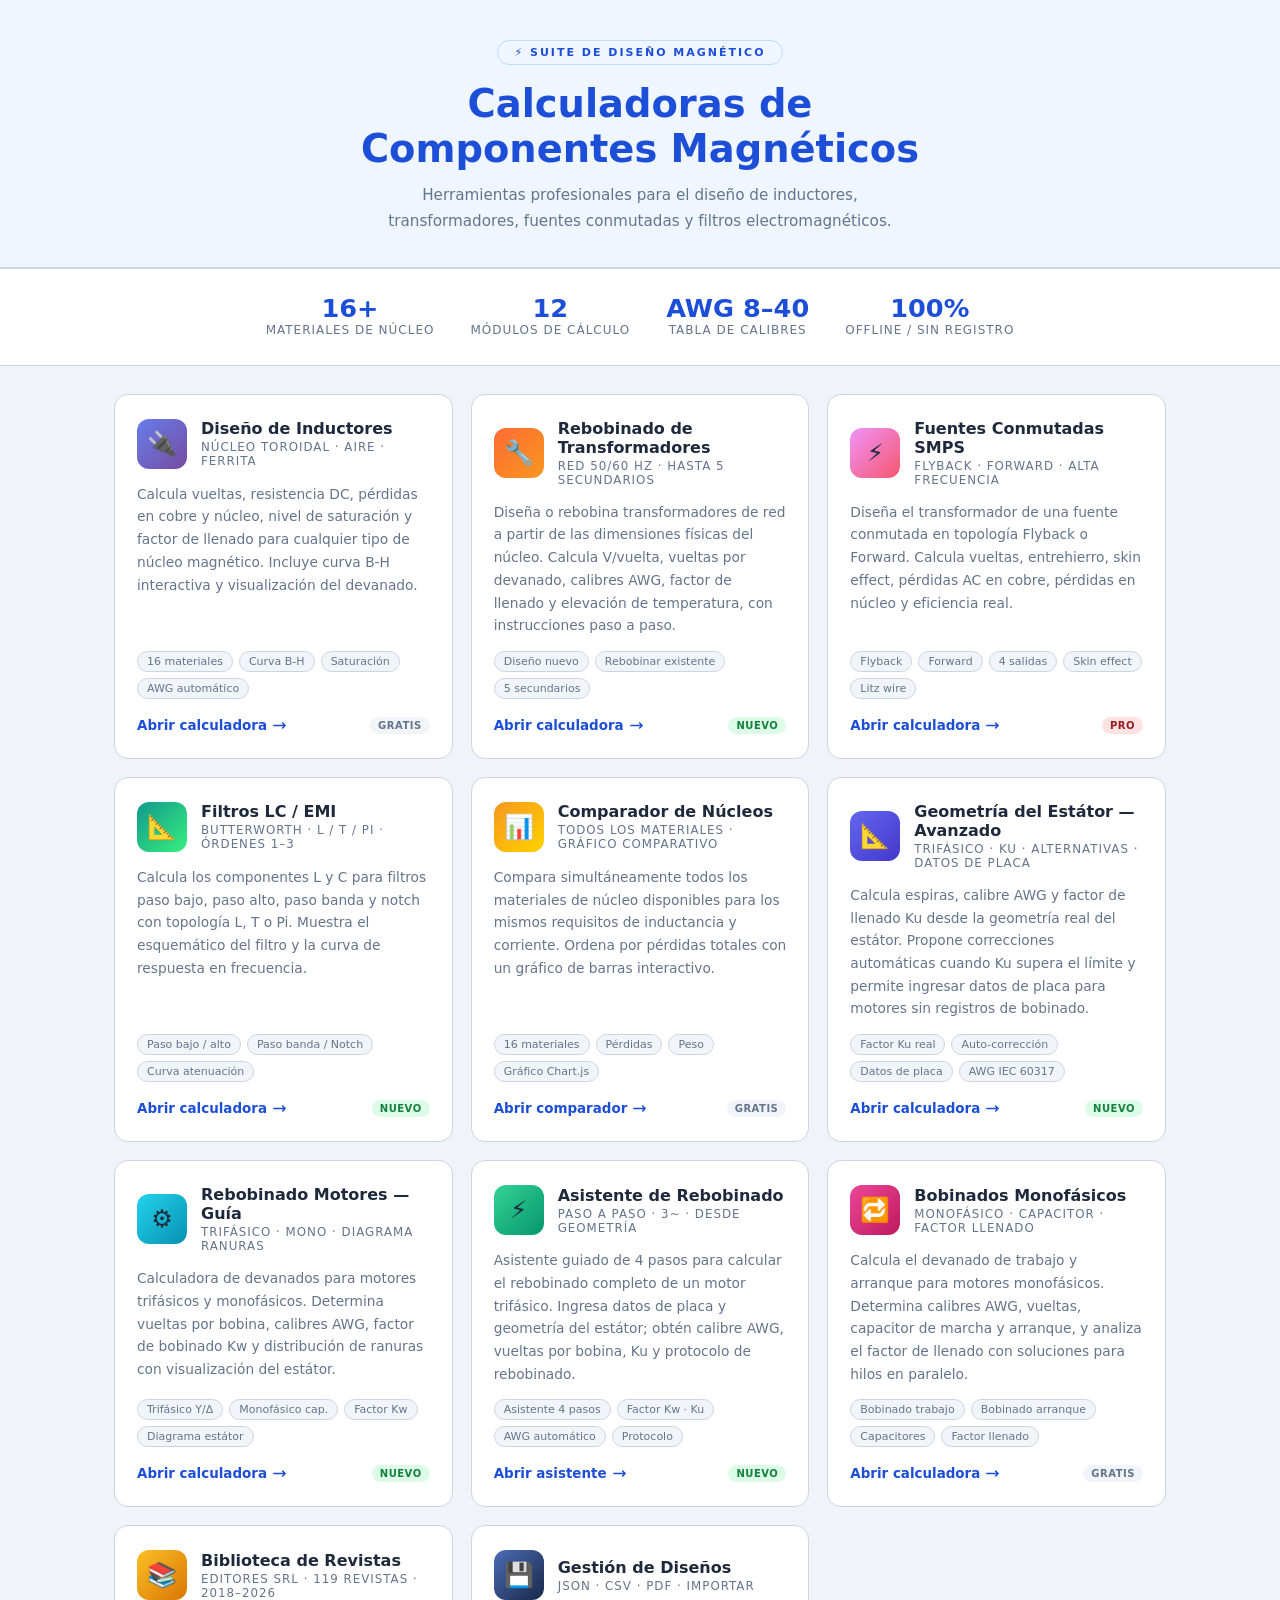
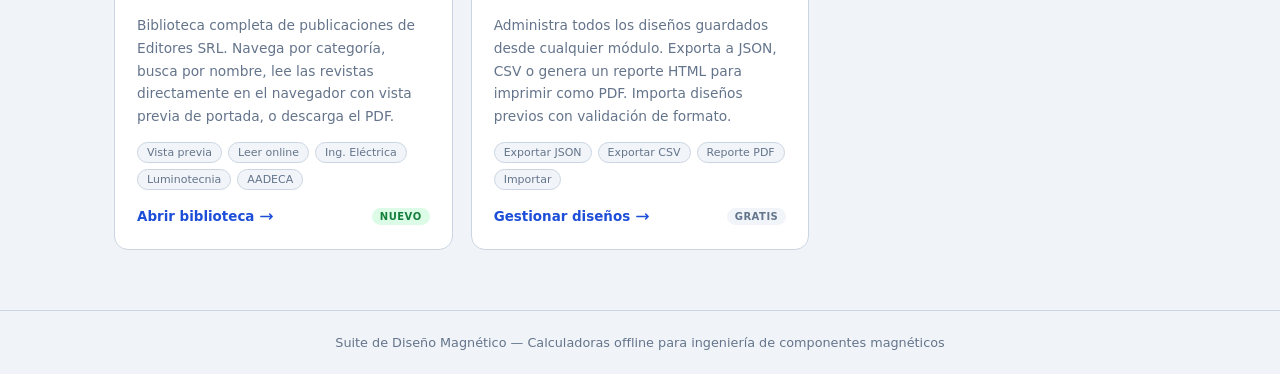
<file: index.html>
<!DOCTYPE html>
<html lang="es">
<head>
    <meta charset="UTF-8">
    <meta name="viewport" content="width=device-width, initial-scale=1.0">
    <title>Suite de Diseño Magnético</title>
    <link rel="stylesheet" href="bobinas.css">
    <style>
        body { padding: 0; }

        /* ── Header ── */
        .idx-header {
            background: var(--plight);
            border-bottom: 2px solid var(--border);
            text-align: center;
            padding: 40px 20px 32px;
        }
        .idx-badge {
            display: inline-block;
            background: var(--plight);
            border: 1px solid #bfdbfe;
            border-radius: 20px;
            padding: 5px 16px;
            font-size: 11px;
            letter-spacing: 2px;
            text-transform: uppercase;
            color: var(--primary);
            margin-bottom: 16px;
            font-weight: 700;
        }
        .idx-header h1 {
            font-size: clamp(1.6rem, 4vw, 2.4rem);
            font-weight: 800;
            color: var(--primary);
            margin-bottom: 12px;
            -webkit-text-fill-color: unset;
            text-align: center;
        }
        .idx-header p {
            font-size: .95rem;
            color: var(--muted);
            max-width: 520px;
            margin: 0 auto;
            line-height: 1.7;
        }

        /* ── Stats bar ── */
        .idx-stats {
            display: flex;
            justify-content: center;
            gap: 36px;
            flex-wrap: wrap;
            padding: 24px 20px 28px;
            background: var(--card);
            border-bottom: 1px solid var(--border);
        }
        .idx-stat { text-align: center; }
        .idx-stat-val { font-size: 1.6rem; font-weight: 800; color: var(--primary); }
        .idx-stat-lbl { font-size: .75rem; color: var(--muted); text-transform: uppercase; letter-spacing: 1px; }

        /* ── Grid ── */
        .idx-grid {
            display: grid;
            grid-template-columns: repeat(auto-fit, minmax(290px, 1fr));
            gap: 18px;
            max-width: 1100px;
            margin: 0 auto;
            padding: 28px 24px 60px;
        }

        /* ── Card ── */
        .idx-card {
            background: var(--card);
            border: 1px solid var(--border);
            border-radius: 14px;
            padding: 24px 22px;
            cursor: pointer;
            text-decoration: none;
            color: inherit;
            display: flex;
            flex-direction: column;
            gap: 14px;
            transition: transform .2s, box-shadow .2s, border-color .2s;
        }
        .idx-card:hover {
            transform: translateY(-4px);
            border-color: var(--primary);
            box-shadow: 0 8px 32px rgba(29,78,216,.12);
        }

        .idx-card-icon {
            width: 50px; height: 50px;
            border-radius: 12px;
            display: flex; align-items: center; justify-content: center;
            font-size: 24px;
            flex-shrink: 0;
        }
        .icon-inductor  { background: linear-gradient(135deg, #667eea, #764ba2); }
        .icon-rewind    { background: linear-gradient(135deg, #ff6b35, #f7971e); }
        .icon-smps      { background: linear-gradient(135deg, #f093fb, #f5576c); }
        .icon-lcfilter  { background: linear-gradient(135deg, #11998e, #38ef7d); }
        .icon-compare   { background: linear-gradient(135deg, #f7971e, #ffd200); }
        .icon-export    { background: linear-gradient(135deg, #4b6cb7, #182848); }
        .icon-motor     { background: linear-gradient(135deg, #22d3ee, #0891b2); }
        .icon-rebomotor { background: linear-gradient(135deg, #34d399, #059669); }
        .icon-scraper   { background: linear-gradient(135deg, #fbbf24, #d97706); }
        .icon-mono      { background: linear-gradient(135deg, #ec4899, #be185d); }
        .icon-geo       { background: linear-gradient(135deg, #6366f1, #4338ca); }

        .idx-card-header { display: flex; align-items: center; gap: 14px; }
        .idx-card-title    { font-size: 1rem; font-weight: 700; color: var(--text); }
        .idx-card-subtitle { font-size: .74rem; color: var(--muted); text-transform: uppercase; letter-spacing: 1px; margin-top: 2px; }
        .idx-card-desc     { font-size: .86rem; color: var(--muted); line-height: 1.65; flex: 1; }

        .idx-card-tags { display: flex; flex-wrap: wrap; gap: 6px; }
        .idx-tag {
            background: var(--surface2);
            border: 1px solid var(--border);
            border-radius: 20px;
            padding: 3px 9px;
            font-size: 11px;
            color: var(--muted);
            white-space: nowrap;
        }

        .idx-card-footer {
            display: flex;
            align-items: center;
            justify-content: space-between;
            margin-top: 4px;
        }
        .idx-card-link {
            font-size: .84rem;
            font-weight: 700;
            color: var(--primary);
            display: flex;
            align-items: center;
            gap: 5px;
        }
        .idx-card-link svg { transition: transform .2s; }
        .idx-card:hover .idx-card-link svg { transform: translateX(4px); }

        .idx-badge-pill {
            font-size: 10px;
            font-weight: 700;
            padding: 3px 8px;
            border-radius: 20px;
            text-transform: uppercase;
            letter-spacing: .5px;
        }
        .pill-new  { background: #dcfce7; color: #15803d; }
        .pill-pro  { background: #fee2e2; color: #991b1b; }
        .pill-free { background: var(--surface2); color: var(--muted); }

        /* ── Footer ── */
        .idx-footer {
            text-align: center;
            padding: 24px 20px;
            color: var(--muted);
            font-size: .8rem;
            border-top: 1px solid var(--border);
        }

        /* ── Responsive ── */
        @media (max-width: 640px) {
            .idx-grid   { grid-template-columns: 1fr; padding: 16px 14px 50px; }
            .idx-header { padding: 28px 16px 22px; }
            .idx-stats  { gap: 20px; }
        }
    </style>
</head>
<body>

<div class="idx-header">
    <div class="idx-badge">⚡ Suite de Diseño Magnético</div>
    <h1>Calculadoras de<br>Componentes Magnéticos</h1>
    <p>Herramientas profesionales para el diseño de inductores, transformadores, fuentes conmutadas y filtros electromagnéticos.</p>
</div>

<div class="idx-stats">
    <div class="idx-stat">
        <div class="idx-stat-val">16+</div>
        <div class="idx-stat-lbl">Materiales de núcleo</div>
    </div>
    <div class="idx-stat">
        <div class="idx-stat-val">12</div>
        <div class="idx-stat-lbl">Módulos de cálculo</div>
    </div>
    <div class="idx-stat">
        <div class="idx-stat-val">AWG 8–40</div>
        <div class="idx-stat-lbl">Tabla de calibres</div>
    </div>
    <div class="idx-stat">
        <div class="idx-stat-val">100%</div>
        <div class="idx-stat-lbl">Offline / Sin registro</div>
    </div>
</div>

<div class="idx-grid">

    <!-- INDUCTOR -->
    <a href="inductor.html" class="idx-card">
        <div class="idx-card-header">
            <div class="idx-card-icon icon-inductor">🔌</div>
            <div>
                <div class="idx-card-title">Diseño de Inductores</div>
                <div class="idx-card-subtitle">Núcleo toroidal · Aire · Ferrita</div>
            </div>
        </div>
        <p class="idx-card-desc">Calcula vueltas, resistencia DC, pérdidas en cobre y núcleo, nivel de saturación y factor de llenado para cualquier tipo de núcleo magnético. Incluye curva B-H interactiva y visualización del devanado.</p>
        <div class="idx-card-tags">
            <span class="idx-tag">16 materiales</span><span class="idx-tag">Curva B-H</span><span class="idx-tag">Saturación</span><span class="idx-tag">AWG automático</span>
        </div>
        <div class="idx-card-footer">
            <span class="idx-card-link">Abrir calculadora <svg width="15" height="15" fill="none" viewBox="0 0 24 24" stroke="currentColor" stroke-width="2.5"><path stroke-linecap="round" stroke-linejoin="round" d="M17 8l4 4m0 0l-4 4m4-4H3"/></svg></span>
            <span class="idx-badge-pill pill-free">Gratis</span>
        </div>
    </a>

    <!-- REBOBINADO TRANSFORMADORES -->
    <a href="rebobinado.html" class="idx-card">
        <div class="idx-card-header">
            <div class="idx-card-icon icon-rewind">🔧</div>
            <div>
                <div class="idx-card-title">Rebobinado de Transformadores</div>
                <div class="idx-card-subtitle">Red 50/60 Hz · Hasta 5 secundarios</div>
            </div>
        </div>
        <p class="idx-card-desc">Diseña o rebobina transformadores de red a partir de las dimensiones físicas del núcleo. Calcula V/vuelta, vueltas por devanado, calibres AWG, factor de llenado y elevación de temperatura, con instrucciones paso a paso.</p>
        <div class="idx-card-tags">
            <span class="idx-tag">Diseño nuevo</span><span class="idx-tag">Rebobinar existente</span><span class="idx-tag">5 secundarios</span>
        </div>
        <div class="idx-card-footer">
            <span class="idx-card-link">Abrir calculadora <svg width="15" height="15" fill="none" viewBox="0 0 24 24" stroke="currentColor" stroke-width="2.5"><path stroke-linecap="round" stroke-linejoin="round" d="M17 8l4 4m0 0l-4 4m4-4H3"/></svg></span>
            <span class="idx-badge-pill pill-new">Nuevo</span>
        </div>
    </a>

    <!-- SMPS -->
    <a href="smps.html" class="idx-card">
        <div class="idx-card-header">
            <div class="idx-card-icon icon-smps">⚡</div>
            <div>
                <div class="idx-card-title">Fuentes Conmutadas SMPS</div>
                <div class="idx-card-subtitle">Flyback · Forward · Alta frecuencia</div>
            </div>
        </div>
        <p class="idx-card-desc">Diseña el transformador de una fuente conmutada en topología Flyback o Forward. Calcula vueltas, entrehierro, skin effect, pérdidas AC en cobre, pérdidas en núcleo y eficiencia real.</p>
        <div class="idx-card-tags">
            <span class="idx-tag">Flyback</span><span class="idx-tag">Forward</span><span class="idx-tag">4 salidas</span><span class="idx-tag">Skin effect</span><span class="idx-tag">Litz wire</span>
        </div>
        <div class="idx-card-footer">
            <span class="idx-card-link">Abrir calculadora <svg width="15" height="15" fill="none" viewBox="0 0 24 24" stroke="currentColor" stroke-width="2.5"><path stroke-linecap="round" stroke-linejoin="round" d="M17 8l4 4m0 0l-4 4m4-4H3"/></svg></span>
            <span class="idx-badge-pill pill-pro">Pro</span>
        </div>
    </a>

    <!-- FILTROS LC -->
    <a href="filtros.html" class="idx-card">
        <div class="idx-card-header">
            <div class="idx-card-icon icon-lcfilter">📐</div>
            <div>
                <div class="idx-card-title">Filtros LC / EMI</div>
                <div class="idx-card-subtitle">Butterworth · L / T / Pi · Órdenes 1–3</div>
            </div>
        </div>
        <p class="idx-card-desc">Calcula los componentes L y C para filtros paso bajo, paso alto, paso banda y notch con topología L, T o Pi. Muestra el esquemático del filtro y la curva de respuesta en frecuencia.</p>
        <div class="idx-card-tags">
            <span class="idx-tag">Paso bajo / alto</span><span class="idx-tag">Paso banda / Notch</span><span class="idx-tag">Curva atenuación</span>
        </div>
        <div class="idx-card-footer">
            <span class="idx-card-link">Abrir calculadora <svg width="15" height="15" fill="none" viewBox="0 0 24 24" stroke="currentColor" stroke-width="2.5"><path stroke-linecap="round" stroke-linejoin="round" d="M17 8l4 4m0 0l-4 4m4-4H3"/></svg></span>
            <span class="idx-badge-pill pill-new">Nuevo</span>
        </div>
    </a>

    <!-- COMPARADOR -->
    <a href="comparador.html" class="idx-card">
        <div class="idx-card-header">
            <div class="idx-card-icon icon-compare">📊</div>
            <div>
                <div class="idx-card-title">Comparador de Núcleos</div>
                <div class="idx-card-subtitle">Todos los materiales · Gráfico comparativo</div>
            </div>
        </div>
        <p class="idx-card-desc">Compara simultáneamente todos los materiales de núcleo disponibles para los mismos requisitos de inductancia y corriente. Ordena por pérdidas totales con un gráfico de barras interactivo.</p>
        <div class="idx-card-tags">
            <span class="idx-tag">16 materiales</span><span class="idx-tag">Pérdidas</span><span class="idx-tag">Peso</span><span class="idx-tag">Gráfico Chart.js</span>
        </div>
        <div class="idx-card-footer">
            <span class="idx-card-link">Abrir comparador <svg width="15" height="15" fill="none" viewBox="0 0 24 24" stroke="currentColor" stroke-width="2.5"><path stroke-linecap="round" stroke-linejoin="round" d="M17 8l4 4m0 0l-4 4m4-4H3"/></svg></span>
            <span class="idx-badge-pill pill-free">Gratis</span>
        </div>
    </a>

    <!-- GEOMETRIA ESTATOR trifasico avanzado -->
    <a href="geometricaestatores.html" class="idx-card">
        <div class="idx-card-header">
            <div class="idx-card-icon icon-geo">📐</div>
            <div>
                <div class="idx-card-title">Geometría del Estátor — Avanzado</div>
                <div class="idx-card-subtitle">Trifásico · Ku · Alternativas · Datos de placa</div>
            </div>
        </div>
        <p class="idx-card-desc">Calcula espiras, calibre AWG y factor de llenado Ku desde la geometría real del estátor. Propone correcciones automáticas cuando Ku supera el límite y permite ingresar datos de placa para motores sin registros de bobinado.</p>
        <div class="idx-card-tags">
            <span class="idx-tag">Factor Ku real</span><span class="idx-tag">Auto-corrección</span><span class="idx-tag">Datos de placa</span><span class="idx-tag">AWG IEC 60317</span>
        </div>
        <div class="idx-card-footer">
            <span class="idx-card-link">Abrir calculadora <svg width="15" height="15" fill="none" viewBox="0 0 24 24" stroke="currentColor" stroke-width="2.5"><path stroke-linecap="round" stroke-linejoin="round" d="M17 8l4 4m0 0l-4 4m4-4H3"/></svg></span>
            <span class="idx-badge-pill pill-new">Nuevo</span>
        </div>
    </a>

    <!-- MOTOR rebobinado guia rapida -->
    <a href="motor.html" class="idx-card">
        <div class="idx-card-header">
            <div class="idx-card-icon icon-motor">⚙️</div>
            <div>
                <div class="idx-card-title">Rebobinado Motores — Guía</div>
                <div class="idx-card-subtitle">Trifásico · Mono · Diagrama ranuras</div>
            </div>
        </div>
        <p class="idx-card-desc">Calculadora de devanados para motores trifásicos y monofásicos. Determina vueltas por bobina, calibres AWG, factor de bobinado Kw y distribución de ranuras con visualización del estátor.</p>
        <div class="idx-card-tags">
            <span class="idx-tag">Trifásico Y/Δ</span><span class="idx-tag">Monofásico cap.</span><span class="idx-tag">Factor Kw</span><span class="idx-tag">Diagrama estátor</span>
        </div>
        <div class="idx-card-footer">
            <span class="idx-card-link">Abrir calculadora <svg width="15" height="15" fill="none" viewBox="0 0 24 24" stroke="currentColor" stroke-width="2.5"><path stroke-linecap="round" stroke-linejoin="round" d="M17 8l4 4m0 0l-4 4m4-4H3"/></svg></span>
            <span class="idx-badge-pill pill-new">Nuevo</span>
        </div>
    </a>

    <!-- REBOBINADO MOTORES asistente -->
    <a href="rebomotor.html" class="idx-card">
        <div class="idx-card-header">
            <div class="idx-card-icon icon-rebomotor">⚡</div>
            <div>
                <div class="idx-card-title">Asistente de Rebobinado</div>
                <div class="idx-card-subtitle">Paso a paso · 3~ · Desde geometría</div>
            </div>
        </div>
        <p class="idx-card-desc">Asistente guiado de 4 pasos para calcular el rebobinado completo de un motor trifásico. Ingresa datos de placa y geometría del estátor; obtén calibre AWG, vueltas por bobina, Ku y protocolo de rebobinado.</p>
        <div class="idx-card-tags">
            <span class="idx-tag">Asistente 4 pasos</span><span class="idx-tag">Factor Kw · Ku</span><span class="idx-tag">AWG automático</span><span class="idx-tag">Protocolo</span>
        </div>
        <div class="idx-card-footer">
            <span class="idx-card-link">Abrir asistente <svg width="15" height="15" fill="none" viewBox="0 0 24 24" stroke="currentColor" stroke-width="2.5"><path stroke-linecap="round" stroke-linejoin="round" d="M17 8l4 4m0 0l-4 4m4-4H3"/></svg></span>
            <span class="idx-badge-pill pill-new">Nuevo</span>
        </div>
    </a>

    <!-- MOTOR MONOFASICO -->
    <a href="motoresmono.html" class="idx-card">
        <div class="idx-card-header">
            <div class="idx-card-icon icon-mono">🔁</div>
            <div>
                <div class="idx-card-title">Bobinados Monofásicos</div>
                <div class="idx-card-subtitle">Monofásico · Capacitor · Factor llenado</div>
            </div>
        </div>
        <p class="idx-card-desc">Calcula el devanado de trabajo y arranque para motores monofásicos. Determina calibres AWG, vueltas, capacitor de marcha y arranque, y analiza el factor de llenado con soluciones para hilos en paralelo.</p>
        <div class="idx-card-tags">
            <span class="idx-tag">Bobinado trabajo</span><span class="idx-tag">Bobinado arranque</span><span class="idx-tag">Capacitores</span><span class="idx-tag">Factor llenado</span>
        </div>
        <div class="idx-card-footer">
            <span class="idx-card-link">Abrir calculadora <svg width="15" height="15" fill="none" viewBox="0 0 24 24" stroke="currentColor" stroke-width="2.5"><path stroke-linecap="round" stroke-linejoin="round" d="M17 8l4 4m0 0l-4 4m4-4H3"/></svg></span>
            <span class="idx-badge-pill pill-free">Gratis</span>
        </div>
    </a>

    <!-- BIBLIOTECA DE REVISTAS -->
    <a href="revistas.html" class="idx-card">
        <div class="idx-card-header">
            <div class="idx-card-icon icon-scraper">📚</div>
            <div>
                <div class="idx-card-title">Biblioteca de Revistas</div>
                <div class="idx-card-subtitle">Editores SRL · 119 revistas · 2018–2026</div>
            </div>
        </div>
        <p class="idx-card-desc">Biblioteca completa de publicaciones de Editores SRL. Navega por categoría, busca por nombre, lee las revistas directamente en el navegador con vista previa de portada, o descarga el PDF.</p>
        <div class="idx-card-tags">
            <span class="idx-tag">Vista previa</span><span class="idx-tag">Leer online</span><span class="idx-tag">Ing. Eléctrica</span><span class="idx-tag">Luminotecnia</span><span class="idx-tag">AADECA</span>
        </div>
        <div class="idx-card-footer">
            <span class="idx-card-link">Abrir biblioteca <svg width="15" height="15" fill="none" viewBox="0 0 24 24" stroke="currentColor" stroke-width="2.5"><path stroke-linecap="round" stroke-linejoin="round" d="M17 8l4 4m0 0l-4 4m4-4H3"/></svg></span>
            <span class="idx-badge-pill pill-new">Nuevo</span>
        </div>
    </a>

    <!-- EXPORTAR -->
    <a href="exportar.html" class="idx-card">
        <div class="idx-card-header">
            <div class="idx-card-icon icon-export">💾</div>
            <div>
                <div class="idx-card-title">Gestión de Diseños</div>
                <div class="idx-card-subtitle">JSON · CSV · PDF · Importar</div>
            </div>
        </div>
        <p class="idx-card-desc">Administra todos los diseños guardados desde cualquier módulo. Exporta a JSON, CSV o genera un reporte HTML para imprimir como PDF. Importa diseños previos con validación de formato.</p>
        <div class="idx-card-tags">
            <span class="idx-tag">Exportar JSON</span><span class="idx-tag">Exportar CSV</span><span class="idx-tag">Reporte PDF</span><span class="idx-tag">Importar</span>
        </div>
        <div class="idx-card-footer">
            <span class="idx-card-link">Gestionar diseños <svg width="15" height="15" fill="none" viewBox="0 0 24 24" stroke="currentColor" stroke-width="2.5"><path stroke-linecap="round" stroke-linejoin="round" d="M17 8l4 4m0 0l-4 4m4-4H3"/></svg></span>
            <span class="idx-badge-pill pill-free">Gratis</span>
        </div>
    </a>

</div>

<div class="idx-footer">
    Suite de Diseño Magnético — Calculadoras offline para ingeniería de componentes magnéticos
</div>

</body>
</html>
</file>
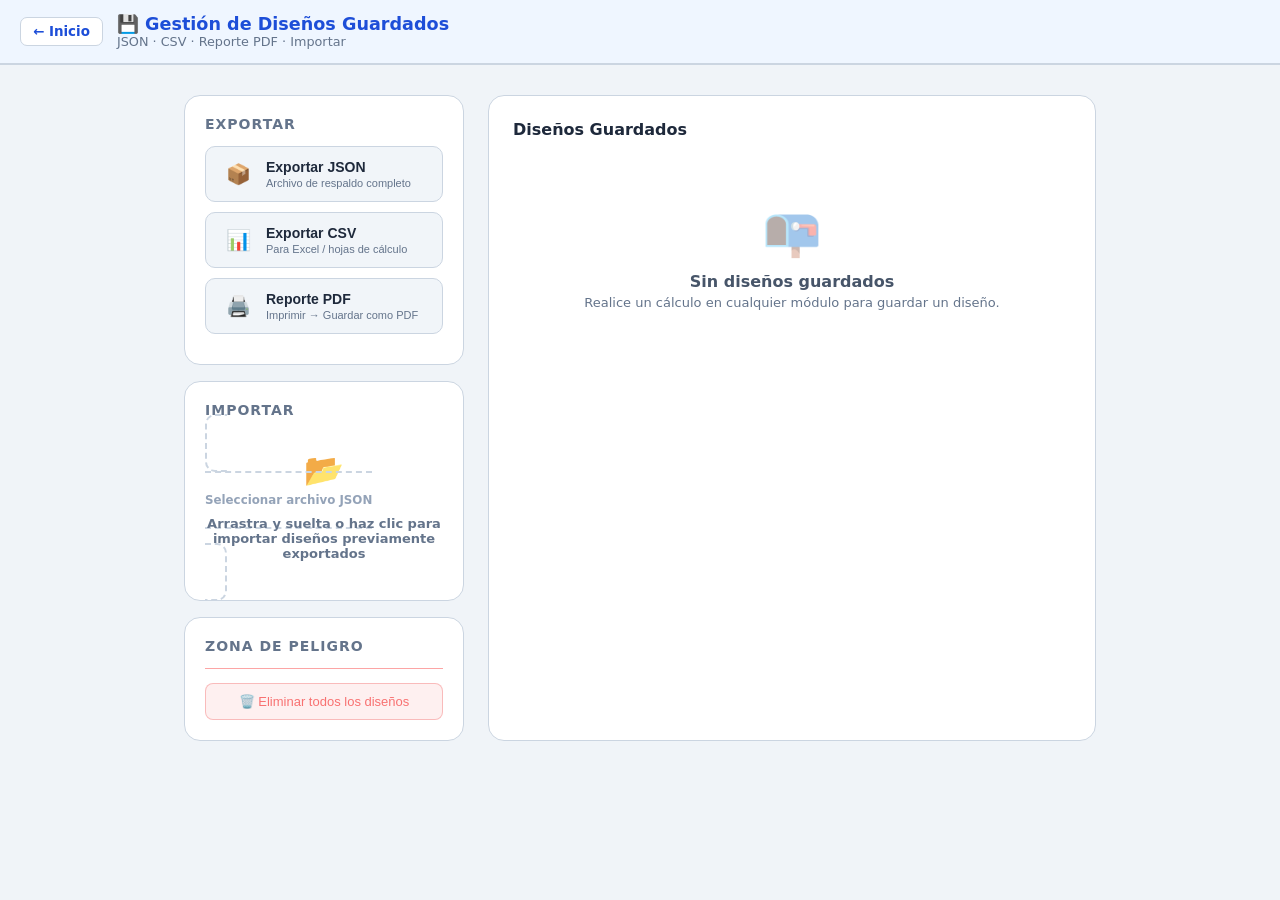
<file: exportar.html>
﻿<!DOCTYPE html>
<html lang="es">
<head>
    <meta charset="UTF-8">
    <meta name="viewport" content="width=device-width, initial-scale=1.0">
    <title>Gestión de Diseños — Suite Magnética</title>
    <link rel="stylesheet" href="bobinas.css">
    <link rel="stylesheet" href="styles.css">
    <link rel="stylesheet" href="styles_validation.css">
    <link rel="stylesheet" href="styles_additional.css">
    <link rel="stylesheet" href="styles_modules.css">
    <style>
        body { background: var(--bg); padding: 0; }

        .export-layout {
            max-width: 960px;
            margin: 30px auto;
            padding: 0 24px;
            display: grid;
            grid-template-columns: 280px 1fr;
            gap: 24px;
        }
        .action-card {
            background: var(--card);
            border: 1px solid var(--border);
            border-radius: 16px;
            padding: 20px;
        }
        .action-card h3 {
            font-size: 14px;
            text-transform: uppercase;
            letter-spacing: 1px;
            color: #64748b;
            margin-bottom: 14px;
        }
        .action-btn {
            display: flex;
            align-items: center;
            gap: 12px;
            width: 100%;
            padding: 12px 16px;
            border-radius: 10px;
            border: 1px solid var(--border);
            background: var(--surface2);
            color: var(--text);
            cursor: pointer;
            font-size: 14px;
            margin-bottom: 10px;
            transition: all .2s;
            text-align: left;
        }
        .action-btn:hover { background: var(--plight); border-color: var(--primary); }
        .action-btn-icon { font-size: 20px; width: 32px; text-align: center; }
        .action-btn-text { display: flex; flex-direction: column; }
        .action-btn-label { font-weight: 600; }
        .action-btn-desc { font-size: 11px; color: #64748b; margin-top: 2px; }

        .import-area {
            border: 2px dashed var(--border);
            border-radius: 10px;
            padding: 20px;
            text-align: center;
            cursor: pointer;
            transition: all .2s;
        }
        .import-area:hover { border-color: var(--primary); background: var(--plight); }
        .import-area input { display: none; }
        .import-area p { color: #64748b; font-size: 13px; margin-top: 8px; }

        .danger-zone {
            margin-top: 14px;
            padding-top: 14px;
            border-top: 1px solid #fca5a5;
        }
        .btn-danger-full {
            width: 100%;
            padding: 10px;
            border-radius: 8px;
            border: 1px solid rgba(239,68,68,0.3);
            background: rgba(239,68,68,0.08);
            color: #f87171;
            cursor: pointer;
            font-size: 13px;
            transition: all .2s;
        }
        .btn-danger-full:hover { background: rgba(239,68,68,0.18); }

        .designs-panel {
            background: var(--card);
            border: 1px solid var(--border);
            border-radius: 16px;
            padding: 24px;
        }
        .designs-panel h3 { font-size: 1rem; font-weight: 700; color: var(--text); margin-bottom: 16px; }
        .designs-count { font-size: 12px; color: #64748b; float: right; }

        @media (max-width: 720px) {
            .export-layout { grid-template-columns: 1fr; padding: 0 16px; }
        }
    </style>
</head>
<body>

<div class="page-header">
    <a href="index.html" class="back-btn">← Inicio</a>
    <div>
        <div class="page-title">💾 Gestión de Diseños Guardados</div>
        <div class="page-subtitle">JSON · CSV · Reporte PDF · Importar</div>
    </div>
</div>

<div class="export-layout">
    <!-- Panel de acciones -->
    <div>
        <div class="action-card">
            <h3>Exportar</h3>

            <button class="action-btn" onclick="exportToJSON()">
                <span class="action-btn-icon">📦</span>
                <span class="action-btn-text">
                    <span class="action-btn-label">Exportar JSON</span>
                    <span class="action-btn-desc">Archivo de respaldo completo</span>
                </span>
            </button>

            <button class="action-btn" onclick="exportToCSV()">
                <span class="action-btn-icon">📊</span>
                <span class="action-btn-text">
                    <span class="action-btn-label">Exportar CSV</span>
                    <span class="action-btn-desc">Para Excel / hojas de cálculo</span>
                </span>
            </button>

            <button class="action-btn" onclick="exportToPDF()">
                <span class="action-btn-icon">🖨️</span>
                <span class="action-btn-text">
                    <span class="action-btn-label">Reporte PDF</span>
                    <span class="action-btn-desc">Imprimir → Guardar como PDF</span>
                </span>
            </button>
        </div>

        <div class="action-card" style="margin-top:16px;">
            <h3>Importar</h3>
            <label class="import-area" for="importFile">
                <div style="font-size:32px;">📂</div>
                <strong style="color:#94a3b8;">Seleccionar archivo JSON</strong>
                <p>Arrastra y suelta o haz clic para importar diseños previamente exportados</p>
                <input type="file" id="importFile" accept=".json">
            </label>
        </div>

        <div class="action-card" style="margin-top:16px;">
            <h3 style="color:#64748b;">Zona de Peligro</h3>
            <div class="danger-zone">
                <button class="btn-danger-full" onclick="clearAllDesigns()">
                    🗑️ Eliminar todos los diseños
                </button>
            </div>
        </div>
    </div>

    <!-- Lista de diseños -->
    <div class="designs-panel">
        <h3>
            Diseños Guardados
            <span class="designs-count" id="designsCount"></span>
        </h3>
        <div id="savedDesigns">
            <p style="color:#64748b;text-align:center;padding:40px 20px;">Cargando diseños...</p>
        </div>
    </div>
</div>

<script src="dialog.js" defer></script>
<script src="data.js" defer></script>
<script src="calculations.js" defer></script>
<script src="val.js" defer></script>
<script src="graphics.js" defer></script>
<script src="export.js" defer></script>
<script src="main.js" defer></script>
<script>
    // Actualizar contador de diseños cuando se carga la lista
    document.addEventListener('DOMContentLoaded', function() {
        const origUpdate = window.updateSavedDesignsList;
        if (typeof origUpdate === 'function') {
            origUpdate();
        }
    });
    // Observar cambios en el contenedor para actualizar el contador
    const observer = new MutationObserver(() => {
        const items = document.querySelectorAll('.saved-design-item');
        const countEl = document.getElementById('designsCount');
        if (countEl) countEl.textContent = items.length ? `(${items.length})` : '';
    });
    document.addEventListener('DOMContentLoaded', () => {
        const container = document.getElementById('savedDesigns');
        if (container) observer.observe(container, { childList: true, subtree: true });
    });
</script>
</body>
</html>
</file>
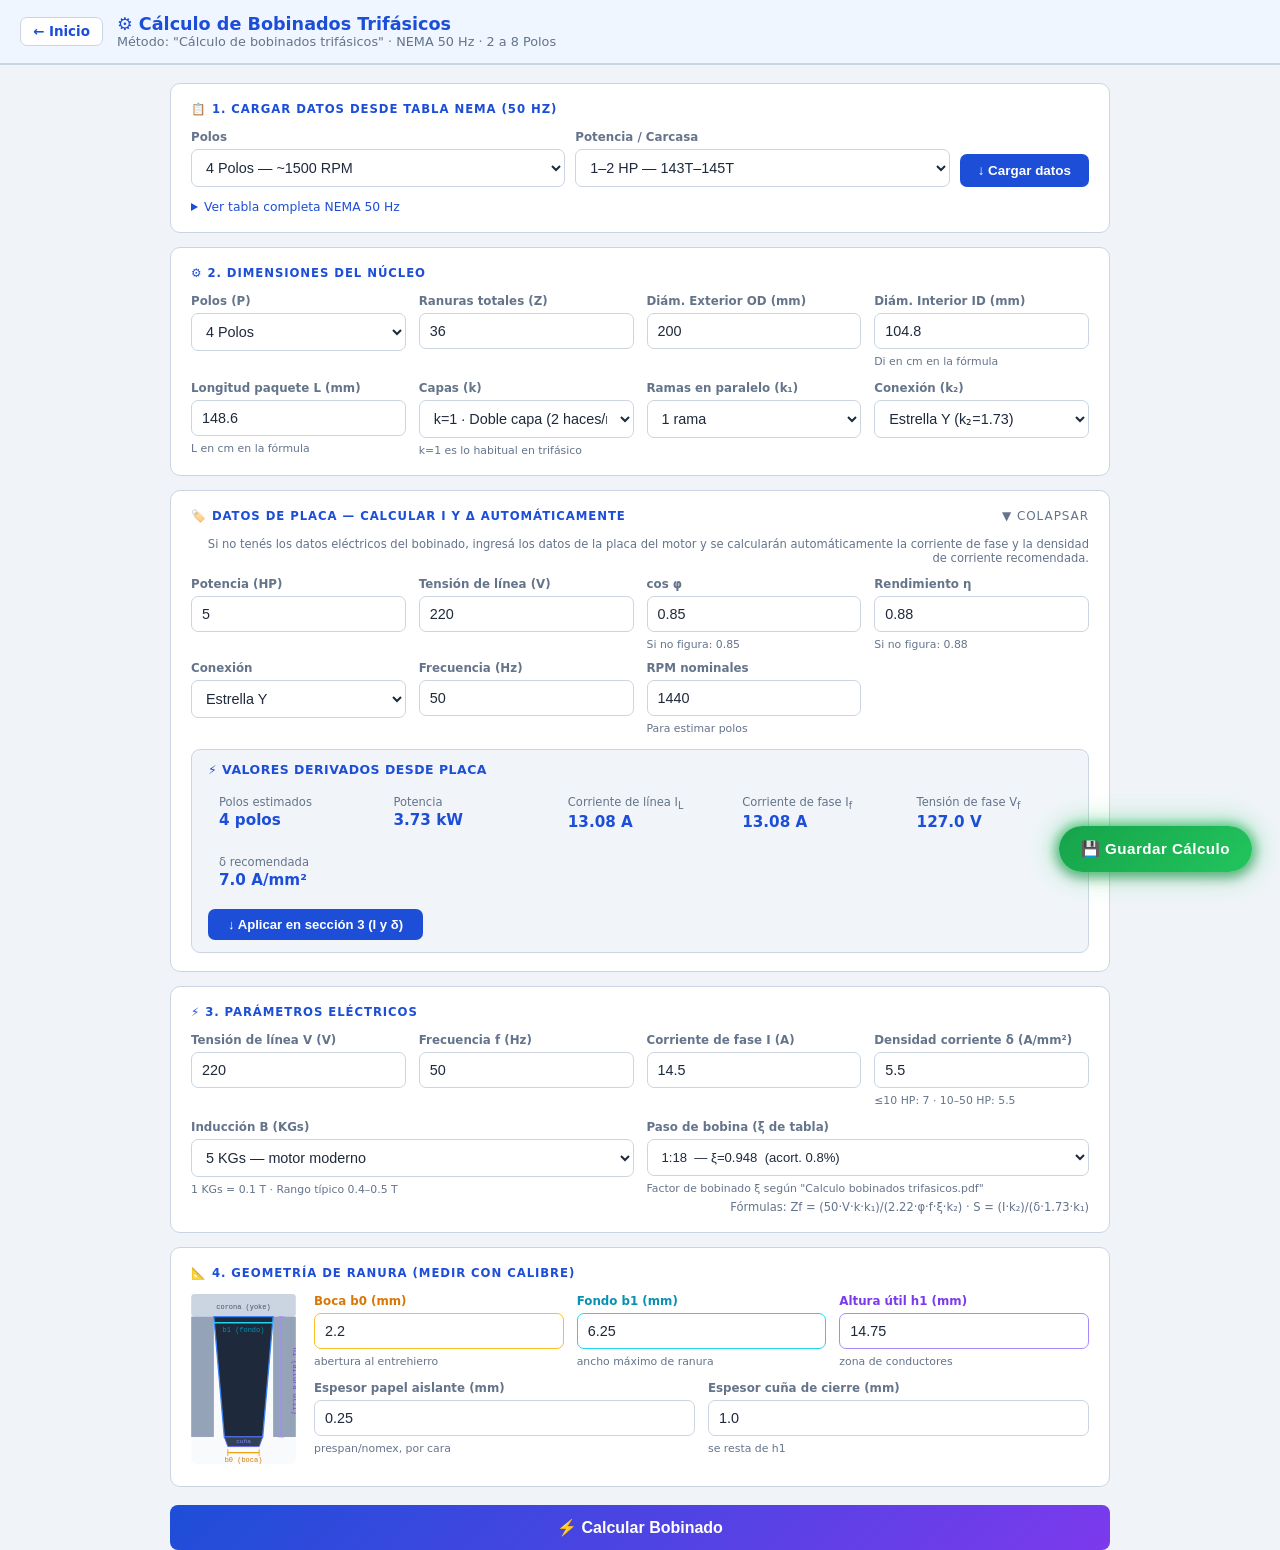
<file: geometricaestatores.html>
<!DOCTYPE html>
<html lang="es">
<head>
<meta charset="UTF-8">
<meta name="viewport" content="width=device-width, initial-scale=1.0">
<title>Bobinados Trifásicos — Calculadora NEMA 50 Hz</title>
<link rel="stylesheet" href="bobinas.css">
<style>body { background: var(--bg); padding: 0; }</style>
</head>
<body>
<div class="page-header">
    <a href="index.html" class="back-btn">← Inicio</a>
    <div>
        <div class="page-title">⚙️ Cálculo de Bobinados Trifásicos</div>
        <div class="page-subtitle">Método: "Cálculo de bobinados trifásicos" · NEMA 50 Hz · 2 a 8 Polos</div>
    </div>
</div>

<div class="page">

<!-- ══ 1. SELECTOR NEMA ══ -->
<div class="card">
  <div class="card-title">📋 1. Cargar datos desde tabla NEMA (50 Hz)</div>
  <div class="nema-bar">
    <div class="fg">
      <label>Polos</label>
      <select id="nema-polos" onchange="actualizarOpciones()">
        <option value="2">2 Polos — ~3000 RPM</option>
        <option value="4" selected>4 Polos — ~1500 RPM</option>
      </select>
    </div>
    <div class="fg">
      <label>Potencia / Carcasa</label>
      <select id="nema-rango"></select>
    </div>
    <button class="btn-load" onclick="cargarNEMA()">↓ Cargar datos</button>
  </div>
  <div id="nema-loaded"></div>
  <details style="margin-top:13px">
    <summary>Ver tabla completa NEMA 50 Hz</summary>
    <div style="overflow-x:auto;margin-top:9px"><table class="ref-table" id="ref-table"></table></div>
  </details>
</div>

<!-- ══ 2. GEOMETRÍA DEL NÚCLEO ══ -->
<div class="card">
  <div class="card-title">⚙️ 2. Dimensiones del Núcleo</div>
  <div class="fg4" style="margin-bottom:13px">
    <div class="field">
      <label>Polos (P)</label>
      <select id="polos" onchange="actualizarPasos()">
        <option value="2">2 Polos</option><option value="4" selected>4 Polos</option>
        <option value="6">6 Polos</option><option value="8">8 Polos</option>
      </select>
    </div>
    <div class="field">
      <label>Ranuras totales (Z)</label>
      <input type="number" id="ranuras" value="36" min="12" step="1" onchange="actualizarPasos()">
    </div>
    <div class="field">
      <label>Diám. Exterior OD (mm)</label>
      <input type="number" id="dext" step="0.1" value="200">
    </div>
    <div class="field">
      <label>Diám. Interior ID (mm)</label>
      <input type="number" id="dint" step="0.1" value="104.8">
      <span class="hint">Di en cm en la fórmula</span>
    </div>
  </div>
  <div class="fg4">
    <div class="field">
      <label>Longitud paquete L (mm)</label>
      <input type="number" id="largo" step="0.1" value="148.6">
      <span class="hint">L en cm en la fórmula</span>
    </div>
    <div class="field">
      <label>Capas (k)</label>
      <select id="capas">
        <option value="1" selected>k=1 · Doble capa (2 haces/ranura)</option>
        <option value="2">k=2 · Una capa (1 haz/ranura)</option>
      </select>
      <span class="hint">k=1 es lo habitual en trifásico</span>
    </div>
    <div class="field">
      <label>Ramas en paralelo (k₁)</label>
      <select id="k1">
        <option value="1" selected>1 rama</option>
        <option value="2">2 ramas</option>
        <option value="3">3 ramas</option>
        <option value="4">4 ramas</option>
      </select>
    </div>
    <div class="field">
      <label>Conexión (k₂)</label>
      <select id="k2" onchange="actualizarVoltajePorConexion()">
        <option value="1.73" selected>Estrella Y (k₂=1.73)</option>
        <option value="1">Triángulo Δ (k₂=1)</option>
      </select>
    </div>
  </div>
</div>

<!-- ══ DATOS DE PLACA (colapsable) ══ -->
<details class="card" id="card-placa" open>
  <summary class="card-title" style="cursor:pointer;list-style:none;display:flex;justify-content:space-between;align-items:center">
    <span>🏷️ Datos de Placa — Calcular I y δ automáticamente</span>
    <span style="font-size:.75rem;font-weight:400;color:var(--muted)">▼ colapsar</span>
  </summary>
  <div style="margin-top:12px">
    <p class="metodo-ref" style="margin-bottom:12px">
      Si no tenés los datos eléctricos del bobinado, ingresá los datos de la placa del motor y se calcularán automáticamente la corriente de fase y la densidad de corriente recomendada.
    </p>
    <div class="fg4">
      <div class="field">
        <label>Potencia (HP)</label>
        <input type="number" id="pl-hp" step="0.25" value="5" oninput="calcularDesdePlaca()">
      </div>
      <div class="field">
        <label>Tensión de línea (V)</label>
        <input type="number" id="pl-v" step="1" value="220" oninput="calcularDesdePlaca()">
      </div>
      <div class="field">
        <label>cos φ</label>
        <input type="number" id="pl-cosfi" step="0.01" min="0.5" max="1" value="0.85" oninput="calcularDesdePlaca()">
        <span class="hint">Si no figura: 0.85</span>
      </div>
      <div class="field">
        <label>Rendimiento η</label>
        <input type="number" id="pl-eta" step="0.01" min="0.5" max="1" value="0.88" oninput="calcularDesdePlaca()">
        <span class="hint">Si no figura: 0.88</span>
      </div>
    </div>
    <div class="fg4" style="margin-top:10px">
      <div class="field">
        <label>Conexión</label>
        <select id="pl-conn" onchange="calcularDesdePlaca()">
          <option value="Y" selected>Estrella Y</option>
          <option value="D">Triángulo Δ</option>
        </select>
      </div>
      <div class="field">
        <label>Frecuencia (Hz)</label>
        <input type="number" id="pl-freq" step="1" value="50" oninput="calcularDesdePlaca()">
      </div>
      <div class="field">
        <label>RPM nominales</label>
        <input type="number" id="pl-rpm" step="1" value="1440" oninput="calcularDesdePlaca()">
        <span class="hint">Para estimar polos</span>
      </div>
      <div></div>
    </div>

    <!-- Resultado calculado -->
    <div id="pl-resultado" style="display:none;margin-top:14px;padding:12px 16px;
         background:var(--surface2);border:1px solid var(--border);border-radius:9px">
      <div style="font-size:.78rem;font-weight:700;color:var(--acc);margin-bottom:10px;
                  text-transform:uppercase;letter-spacing:.04em">⚡ Valores derivados desde placa</div>
      <div style="display:grid;grid-template-columns:repeat(auto-fill,minmax(150px,1fr));gap:8px;margin-bottom:12px">
        <div class="pl-stat"><span class="pl-stat-lbl">Polos estimados</span><b class="pl-stat-val" id="pl-r-polos">—</b></div>
        <div class="pl-stat"><span class="pl-stat-lbl">Potencia</span><b class="pl-stat-val" id="pl-r-kw">—</b></div>
        <div class="pl-stat"><span class="pl-stat-lbl">Corriente de línea I<sub>L</sub></span><b class="pl-stat-val" id="pl-r-iline">—</b></div>
        <div class="pl-stat"><span class="pl-stat-lbl">Corriente de fase I<sub>f</sub></span><b class="pl-stat-val" id="pl-r-ifase">—</b></div>
        <div class="pl-stat"><span class="pl-stat-lbl">Tensión de fase V<sub>f</sub></span><b class="pl-stat-val" id="pl-r-vfase">—</b></div>
        <div class="pl-stat"><span class="pl-stat-lbl">δ recomendada</span><b class="pl-stat-val" id="pl-r-delta">—</b></div>
      </div>
      <button onclick="aplicarDesdePlaca()"
              style="padding:8px 20px;background:var(--acc);color:#fff;border:none;
                     border-radius:7px;font-size:.82rem;font-weight:700;cursor:pointer">
        ↓ Aplicar en sección 3 (I y δ)
      </button>
      <span id="pl-aplicado" style="display:none;margin-left:12px;font-size:.78rem;
            color:var(--green);font-weight:600">✓ Aplicado</span>
    </div>
  </div>
</details>

<!-- ══ 3. PARÁMETROS ELÉCTRICOS ══ -->
<div class="card">
  <div class="card-title">⚡ 3. Parámetros Eléctricos</div>
  <div class="fg4">
    <div class="field">
      <label>Tensión de línea V (V)</label>
      <input type="number" id="voltaje" value="220">
    </div>
    <div class="field">
      <label>Frecuencia f (Hz)</label>
      <input type="number" id="freq" value="50">
    </div>
    <div class="field">
      <label>Corriente de fase I (A)</label>
      <input type="number" id="corriente" step="0.1" value="14.5">
    </div>
    <div class="field">
      <label>Densidad corriente δ (A/mm²)</label>
      <input type="number" id="densidad" step="0.1" value="5.5">
      <span class="hint">≤10 HP: 7 · 10–50 HP: 5.5</span>
    </div>
  </div>
  <div class="fg2" style="margin-top:13px">
    <div class="field">
      <label>Inducción B (KGs)</label>
      <select id="B">
        <option value="4">4 KGs — motor antiguo / núcleo saturado</option>
        <option value="5" selected>5 KGs — motor moderno</option>
      </select>
      <span class="hint">1 KGs = 0.1 T · Rango típico 0.4–0.5 T</span>
    </div>
    <div class="field">
      <label>Paso de bobina (ξ de tabla)</label>
      <select id="paso-sel" style="font-size:.82rem"></select>
      <span class="hint">Factor de bobinado ξ según "Calculo bobinados trifasicos.pdf"</span>
    </div>
  </div>
  <p class="metodo-ref">Fórmulas: Zf = (50·V·k·k₁)/(2.22·φ·f·ξ·k₂) · S = (I·k₂)/(δ·1.73·k₁)</p>
</div>

<!-- ══ 4. GEOMETRÍA RANURA ══ -->
<div class="card">
  <div class="card-title">📐 4. Geometría de Ranura (medir con calibre)</div>
  <div class="ranura-wrap">
    <div class="ranura-svg">
      <svg viewBox="0 0 120 195" width="105" height="170">
        <rect x="0" y="0" width="120" height="195" fill="#f8fafc" rx="6"/>
        <rect x="0" y="0" width="120" height="26" fill="#cbd5e1" rx="4"/>
        <text x="60" y="17" text-anchor="middle" fill="#475569" font-size="8" font-family="monospace">corona (yoke)</text>
        <rect x="0"  y="26" width="26" height="138" fill="#94a3b8"/>
        <rect x="94" y="26" width="26" height="138" fill="#94a3b8"/>
        <!-- ranura trapezoidal: b1 arriba (fondo), b0 abajo (boca) -->
        <polygon points="26,26 94,26 82,164 38,164" fill="#1e293b" stroke="#3b82f6" stroke-width="1.5"/>
        <!-- cuña -->
        <polygon points="38,164 82,164 78,175 42,175" fill="#334155" stroke="#6366f1" stroke-width="1"/>
        <!-- b0 boca -->
        <line x1="42" y1="182" x2="78" y2="182" stroke="#f59e0b" stroke-width="1.5"/>
        <line x1="42" y1="178" x2="42" y2="186" stroke="#f59e0b" stroke-width="1"/>
        <line x1="78" y1="178" x2="78" y2="186" stroke="#f59e0b" stroke-width="1"/>
        <text x="60" y="193" text-anchor="middle" fill="#d97706" font-size="8" font-family="monospace">b0 (boca)</text>
        <!-- b1 fondo -->
        <line x1="26" y1="33" x2="94" y2="33" stroke="#22d3ee" stroke-width="1.5"/>
        <text x="60" y="44" text-anchor="middle" fill="#0891b2" font-size="8" font-family="monospace">b1 (fondo)</text>
        <!-- h1 altura -->
        <line x1="100" y1="26" x2="107" y2="26" stroke="#a78bfa" stroke-width="1"/>
        <line x1="100" y1="164" x2="107" y2="164" stroke="#a78bfa" stroke-width="1"/>
        <line x1="103" y1="26" x2="103" y2="164" stroke="#a78bfa" stroke-width="1.5"/>
        <text x="117" y="100" text-anchor="middle" fill="#7c3aed" font-size="8" font-family="monospace" transform="rotate(90,117,100)">h1 (altura útil)</text>
        <!-- cuña label -->
        <text x="60" y="171" text-anchor="middle" fill="#818cf8" font-size="7" font-family="monospace">cuña</text>
      </svg>
    </div>
    <div style="flex:1">
      <div class="fg3" style="margin-bottom:13px">
        <div class="field">
          <label style="color:#d97706">Boca b0 (mm)</label>
          <input type="number" id="b0" step="0.1" value="2.2" style="border-color:#fbbf24">
          <span class="hint">abertura al entrehierro</span>
        </div>
        <div class="field">
          <label style="color:#0891b2">Fondo b1 (mm)</label>
          <input type="number" id="b1" step="0.1" value="6.25" style="border-color:#22d3ee">
          <span class="hint">ancho máximo de ranura</span>
        </div>
        <div class="field">
          <label style="color:#7c3aed">Altura útil h1 (mm)</label>
          <input type="number" id="h1" step="0.5" value="14.75" style="border-color:#a78bfa">
          <span class="hint">zona de conductores</span>
        </div>
      </div>
      <div class="fg2">
        <div class="field">
          <label>Espesor papel aislante (mm)</label>
          <input type="number" id="papel" step="0.05" value="0.25">
          <span class="hint">prespan/nomex, por cara</span>
        </div>
        <div class="field">
          <label>Espesor cuña de cierre (mm)</label>
          <input type="number" id="cuna" step="0.1" value="1.0">
          <span class="hint">se resta de h1</span>
        </div>
      </div>
    </div>
  </div>
</div>

<button class="btn-calc" onclick="calcular()">⚡ Calcular Bobinado</button>

<button onclick="saveGeometria()" title="Guardar Cálculo"
  id="btn-save-float"
  style="position:fixed;bottom:28px;right:28px;z-index:999;
         padding:14px 22px;overflow:hidden;
         background:linear-gradient(135deg,#16a34a,#22c55e);
         color:#fff;border:none;border-radius:50px;
         font-size:.95rem;font-weight:700;letter-spacing:.03em;
         cursor:pointer;
         box-shadow:0 0 12px 3px rgba(34,197,94,.6),
                    0 0 28px 6px rgba(34,197,94,.3),
                    0 4px 14px rgba(0,0,0,.35);
         display:flex;flex-direction:column;align-items:center;gap:4px;
         transition:box-shadow .25s,transform .2s">
  <span id="btn-save-label" style="display:flex;align-items:center;gap:8px">💾 Guardar Cálculo</span>
  <div id="btn-save-bar-wrap" style="width:100%;height:4px;background:rgba(255,255,255,.25);border-radius:4px;overflow:hidden;display:none">
    <div id="btn-save-bar" style="height:100%;width:0%;background:#fff;border-radius:4px;transition:width .05s linear"></div>
  </div>
</button>
<style>
#btn-save-float:hover {
  transform: scale(1.07);
  box-shadow: 0 0 18px 6px rgba(34,197,94,.85),
              0 0 40px 10px rgba(34,197,94,.45),
              0 6px 18px rgba(0,0,0,.4);
}
#btn-save-float:active { transform: scale(.97); }
</style>

<!-- ══ RESULTADOS ══ -->
<div id="resultados" style="margin-top:18px">
  <div class="res-grid">

    <!-- Bobinado (fórmulas PDF) -->
    <div class="res-block">
      <div class="res-block-title">📐 Cálculo según PDF</div>
      <div class="res-row"><span>Paso polar tp</span><b id="r-tp" class="res-val">—</b></div>
      <div class="res-row"><span>Flujo magnético φ</span><b id="r-phi" class="res-val">—</b></div>
      <div class="res-row"><span>Factor de bobinado ξ</span><b id="r-xi" class="res-val">—</b></div>
      <div class="res-row"><span>Espiras por fase Zf</span><b id="r-Zf" class="res-val">—</b></div>
      <div class="res-row"><span>Espiras/bobina calculadas</span><b id="r-Nc" class="res-val">—</b></div>
      <div class="res-row" id="r-Nc-adj-row"><span>Espiras/bobina (con acort.)</span><b id="r-Nc-adj" class="res-val">—</b></div>
    </div>

    <!-- Geometría núcleo -->
    <div class="res-block">
      <div class="res-block-title">⚙️ Geometría del Núcleo</div>
      <div class="res-row"><span>Paso polar τp</span><b id="r-taup" class="res-val">—</b></div>
      <div class="res-row"><span>q (ranuras/polo/fase)</span><b id="r-q" class="res-val">—</b></div>
      <div class="res-row"><span>Perímetro interior</span><b id="r-perim" class="res-val">—</b></div>
      <div class="res-row"><span>Área bruta ranura</span><b id="r-area-bruta" class="res-val">—</b></div>
      <div class="res-row res-hi"><span><b>Área neta ranura</b></span><b id="r-area-neta" class="res-val" style="color:var(--green)">—</b></div>
    </div>

    <!-- Conductor -->
    <div class="res-block">
      <div class="res-block-title">🔌 Conductor de Cobre</div>
      <div class="res-row"><span>Sección mínima S</span><b id="r-S" class="res-val">—</b></div>
      <div class="res-row"><span>Calibre AWG</span><b id="r-awg" class="res-val">—</b></div>
      <div class="res-row"><span>Ø cobre desnudo</span><b id="r-dcu" class="res-val">—</b></div>
      <div class="res-row"><span>Ø con esmalte Gr.2</span><b id="r-desm" class="res-val">—</b></div>
      <div class="res-row"><span>Área esmaltada A_esm</span><b id="r-aesm" class="res-val">—</b></div>
    </div>

    <!-- Longitud y masa -->
    <div class="res-block">
      <div class="res-block-title">📦 Longitud y Masa</div>
      <div class="res-row"><span>Long. media de vuelta MTL</span><b id="r-mtl" class="res-val">—</b></div>
      <div class="res-row"><span>Long. total de hilo</span><b id="r-ltot" class="res-val">—</b></div>
      <div class="res-row"><span>Masa total de cobre</span><b id="r-peso" class="res-val">—</b></div>
    </div>

  </div>

  <!-- Factor de llenado -->
  <div class="card ku-wrap" style="margin-top:13px">
    <div class="card-title">📊 Factor de Llenado de Ranura (Ku)</div>
    <div style="display:flex;align-items:baseline;gap:12px;flex-wrap:wrap">
      <div style="font-size:2rem;font-weight:800" id="r-ku-pct">—</div>
      <span id="r-ku-badge"></span>
    </div>
    <div class="ku-bar-bg"><div class="ku-bar" id="r-ku-bar" style="width:0%"></div></div>
    <div class="ku-legend"><span>0%</span><span>30%</span><span>45%</span><span>55%</span><span>100%</span></div>
    <div class="ku-detail" id="r-ku-detail"></div>
  </div>

  <!-- Hidden override fields (written by aplicarAlt / limpiarOverride) -->
  <input type="hidden" id="awg-override" value="">
  <input type="hidden" id="nc-override" value="">

  <!-- Banner de alternativa activa -->
  <div id="alt-banner" style="display:none;margin:12px 0 6px;padding:9px 14px;
       background:#dbeafe;border:1px solid #93c5fd;border-radius:8px;
       font-size:.82rem;font-weight:600;color:#1e3a8a;
       justify-content:space-between;align-items:center">
    <span id="alt-banner-text"></span>
    <button onclick="limpiarOverride()"
            style="background:none;border:1px solid #3b82f6;border-radius:5px;
                   padding:3px 9px;font-size:.78rem;color:#1d4ed8;cursor:pointer">
      ✕ Volver al automático
    </button>
  </div>

  <!-- Alternativas para resolver Ku elevado -->
  <div id="r-alternativas"></div>

  <div id="r-alertas" style="margin-top:6px"></div>
</div>

</div><!-- /page -->

<script src="motor-calculator.js"></script>
<script>
// ── Tabla NEMA 50 Hz ─────────────────────────────────────────────────────────
const NEMA = {
    2:[
        {label:'1–2 HP',   carcasa:'143T–145T', dext:160, dint: 59.7, L: 91.5, Z:24, b0:2.0, b1: 5.75, h1:13.25},
        {label:'3–5 HP',   carcasa:'182T–184T', dext:200, dint: 87.7, L:133.4, Z:36, b0:2.2, b1: 6.75, h1:15.50},
        {label:'7.5–10 HP',carcasa:'213T–215T', dext:230, dint:104.8, L:163.9, Z:36, b0:2.4, b1: 7.75, h1:18.00},
        {label:'15–25 HP', carcasa:'254T–256T', dext:280, dint:130.2, L:232.4, Z:48, b0:2.75,b1: 9.00, h1:21.00},
        {label:'30–50 HP', carcasa:'284TS–286TS',dext:320,dint:162.0, L:304.8, Z:48, b0:3.0, b1:10.50, h1:24.25},
    ],
    4:[
        {label:'1–2 HP',   carcasa:'143T–145T', dext:160, dint: 67.3, L:106.7, Z:36, b0:2.0, b1: 5.15, h1:12.50},
        {label:'3–5 HP',   carcasa:'182T–184T', dext:200, dint:104.8, L:148.6, Z:36, b0:2.2, b1: 6.25, h1:14.75},
        {label:'7.5–10 HP',carcasa:'213T–215T', dext:250, dint:123.9, L:198.1, Z:36, b0:2.4, b1: 7.25, h1:17.00},
        {label:'15–25 HP', carcasa:'254T–256T', dext:300, dint:149.3, L:251.5, Z:48, b0:2.6, b1: 8.25, h1:19.75},
        {label:'30–50 HP', carcasa:'284T–286T',  dext:360, dint:184.2, L:335.3, Z:48, b0:2.8, b1: 9.50, h1:23.00},
    ]
};

function actualizarOpciones() {
    const p = document.getElementById('nema-polos').value;
    const sel = document.getElementById('nema-rango');
    sel.innerHTML = NEMA[p].map((r,i)=>`<option value="${i}">${r.label} — ${r.carcasa}</option>`).join('');
    renderTabla(p);
}

function renderTabla(p) {
    const t = document.getElementById('ref-table');
    t.innerHTML = `<thead><tr>
        <th>Potencia</th><th>Carcasa</th><th>OD mm</th><th>ID mm</th>
        <th>L mm</th><th>Z</th><th>b0</th><th>b1</th><th>h1</th>
    </tr></thead><tbody>`+
    NEMA[p].map((r,i)=>`<tr id="nref-${p}-${i}">
        <td>${r.label}</td><td>${r.carcasa}</td><td>${r.dext}</td><td>${r.dint}</td>
        <td>${r.L}</td><td>${r.Z}</td><td>${r.b0}</td><td>${r.b1}</td><td>${r.h1}</td>
    </tr>`).join('')+'</tbody>';
}

function cargarNEMA() {
    const p   = document.getElementById('nema-polos').value;
    const idx = parseInt(document.getElementById('nema-rango').value);
    const r   = NEMA[p][idx];
    if (!r) return;
    document.getElementById('polos').value   = p;
    document.getElementById('dext').value    = r.dext;
    document.getElementById('dint').value    = r.dint;
    document.getElementById('largo').value   = r.L;
    document.getElementById('ranuras').value = r.Z;
    document.getElementById('b0').value      = r.b0;
    document.getElementById('b1').value      = r.b1;
    document.getElementById('h1').value      = r.h1;
    actualizarPasos();
    document.querySelectorAll('.ref-table tr').forEach(tr=>tr.classList.remove('sel-row'));
    const fila = document.getElementById(`nref-${p}-${idx}`);
    if (fila) fila.classList.add('sel-row');
    const msg = document.getElementById('nema-loaded');
    msg.style.display = 'block';
    msg.innerHTML = `✓ Cargado: <b>${r.label} · ${p} polos · ${r.carcasa}</b> — Z=${r.Z}, OD=${r.dext} mm, ID=${r.dint} mm, L=${r.L} mm, b0=${r.b0} / b1=${r.b1} / h1=${r.h1} mm.<br>Ajuste con las medidas reales del motor.`;
}

// ── Datos de placa → calcular I y δ ──────────────────────────────────────────
function calcularDesdePlaca() {
    const hp    = parseFloat(document.getElementById('pl-hp')?.value)    || 0;
    const V     = parseFloat(document.getElementById('pl-v')?.value)     || 0;
    const cosfi = parseFloat(document.getElementById('pl-cosfi')?.value) || 0.85;
    const eta   = parseFloat(document.getElementById('pl-eta')?.value)   || 0.88;
    const conn  = document.getElementById('pl-conn')?.value              || 'Y';
    const f     = parseFloat(document.getElementById('pl-freq')?.value)  || 50;
    const rpm   = parseFloat(document.getElementById('pl-rpm')?.value)   || 1440;

    const res = document.getElementById('pl-resultado');
    if (!hp || !V) { res.style.display = 'none'; return; }

    const kW     = hp * 0.7457;
    const I_line = (kW * 1000) / (Math.sqrt(3) * V * eta * cosfi);
    const I_fase = conn === 'D' ? I_line / Math.sqrt(3) : I_line;
    const V_fase = conn === 'Y' ? V / Math.sqrt(3) : V;

    // Densidad recomendada por rango de potencia
    let delta_est = hp <= 10 ? 7.0 : hp <= 50 ? 5.5 : 4.5;

    // Polos estimados
    // P = 120·f / rpm_sync, aproximamos rpm_sync desde rpm nominal con deslizamiento ~3%
    const P_est = Math.round(120 * f / rpm);
    const P_def = Math.max(2, Math.min(12, P_est % 2 === 0 ? P_est : P_est + 1));

    const s = id => document.getElementById(id);
    s('pl-r-polos').textContent  = `${P_def} polos`;
    s('pl-r-kw').textContent     = `${kW.toFixed(2)} kW`;
    s('pl-r-iline').textContent  = `${I_line.toFixed(2)} A`;
    s('pl-r-ifase').textContent  = `${I_fase.toFixed(2)} A`;
    s('pl-r-vfase').textContent  = `${V_fase.toFixed(1)} V`;
    s('pl-r-delta').textContent  = `${delta_est.toFixed(1)} A/mm²`;

    // Guardar para aplicar
    window._placa_calc = { I_fase, delta_est, V_fase, kW, P_def };

    res.style.display = 'block';
    const ap = document.getElementById('pl-aplicado');
    if (ap) ap.style.display = 'none';
}

function aplicarDesdePlaca() {
    const c = window._placa_calc;
    if (!c) return;

    const set = (id, v) => { const el = document.getElementById(id); if (el) el.value = v; };
    set('corriente', c.I_fase.toFixed(2));
    set('densidad',  c.delta_est.toFixed(1));

    const ap = document.getElementById('pl-aplicado');
    if (ap) ap.style.display = 'inline';

    // Scroll suave a sección 3
    document.getElementById('card-placa')?.scrollIntoView({ behavior: 'smooth' });
}

function saveGeometria() {
    const g = id => document.getElementById(id);
    const val = id => g(id)?.value ?? '';
    const txt = id => g(id)?.textContent?.trim() ?? '';

    const resultados = g('resultados');
    if (!resultados || resultados.style.display === 'none' || txt('r-Nc') === '—') {
        alert('Realizá el cálculo primero antes de guardar.');
        return;
    }

    const design = {
        timestamp: new Date().toISOString(),
        type: 'geometria_estator',
        data: {
            polos: val('polos'), ranuras: val('ranuras'),
            dext: val('dext'), dint: val('dint'), largo: val('largo'),
            capas: val('capas'), k1: val('k1'), k2: val('k2'),
            paso: val('paso-sel'),
            voltaje: val('voltaje'), freq: val('freq'),
            corriente: val('corriente'), densidad: val('densidad'),
            b0: val('b0'), b1: val('b1'), h1: val('h1'),
            papel: val('papel'), cuna: val('cuna')
        },
        resultados: {
            Nc: txt('r-Nc'), Zf: txt('r-Zf'), awg: txt('r-awg'),
            ltot: txt('r-ltot'), peso: txt('r-peso'), ku: txt('r-ku-pct')
        }
    };

    // — Progressbar —
    const btn   = g('btn-save-float');
    const label = g('btn-save-label');
    const wrap  = g('btn-save-bar-wrap');
    const bar   = g('btn-save-bar');

    btn.disabled = true;
    btn.style.cursor = 'not-allowed';
    wrap.style.display = 'block';
    bar.style.transition = 'none';
    bar.style.width = '0%';

    let pct = 0;
    const step = () => {
        pct += 4;
        bar.style.transition = 'width .05s linear';
        bar.style.width = Math.min(pct, 90) + '%'; // tope en 90% hasta confirmar guardado
        if (pct < 90) requestAnimationFrame(step);
    };
    requestAnimationFrame(step);

    // Simular async (localStorage es síncrono pero da feedback visual)
    setTimeout(() => {
        try {
            const saved = JSON.parse(localStorage.getItem('inductorDesigns') || '[]');
            saved.push(design);
            localStorage.setItem('inductorDesigns', JSON.stringify(saved));

            // Completar la barra al 100%
            bar.style.transition = 'width .15s ease';
            bar.style.width = '100%';
            label.innerHTML = '✅ Guardado';

            setTimeout(() => {
                bar.style.transition = 'width .3s ease';
                bar.style.width = '0%';
                setTimeout(() => {
                    wrap.style.display = 'none';
                    label.innerHTML = '💾 Guardar Cálculo';
                    btn.disabled = false;
                    btn.style.cursor = 'pointer';
                }, 350);
            }, 700);

        } catch (e) {
            bar.style.background = '#ef4444';
            bar.style.width = '100%';
            label.innerHTML = '❌ Error al guardar';
            setTimeout(() => {
                wrap.style.display = 'none';
                bar.style.background = '#fff';
                label.innerHTML = '💾 Guardar Cálculo';
                btn.disabled = false;
                btn.style.cursor = 'pointer';
            }, 1500);
        }
    }, 600);
}

function actualizarVoltajePorConexion() {
    const k2 = document.getElementById('k2')?.value;
    // "Tensión de línea (V)" en Datos de Placa
    const plV = document.getElementById('pl-v');
    // "Tensión de red V (V)" en Parámetros Eléctricos
    const vEl = document.getElementById('voltaje');
    // Y → 220 V, Δ → 380 V
    const v = k2 === '1.73' ? 220 : 380;
    if (plV) { plV.value = v; calcularDesdePlaca(); }
    if (vEl) vEl.value = v;
}

// Inicializar
actualizarOpciones();
actualizarPasos();
calcularDesdePlaca();
</script>
</body>
</html>
</file>
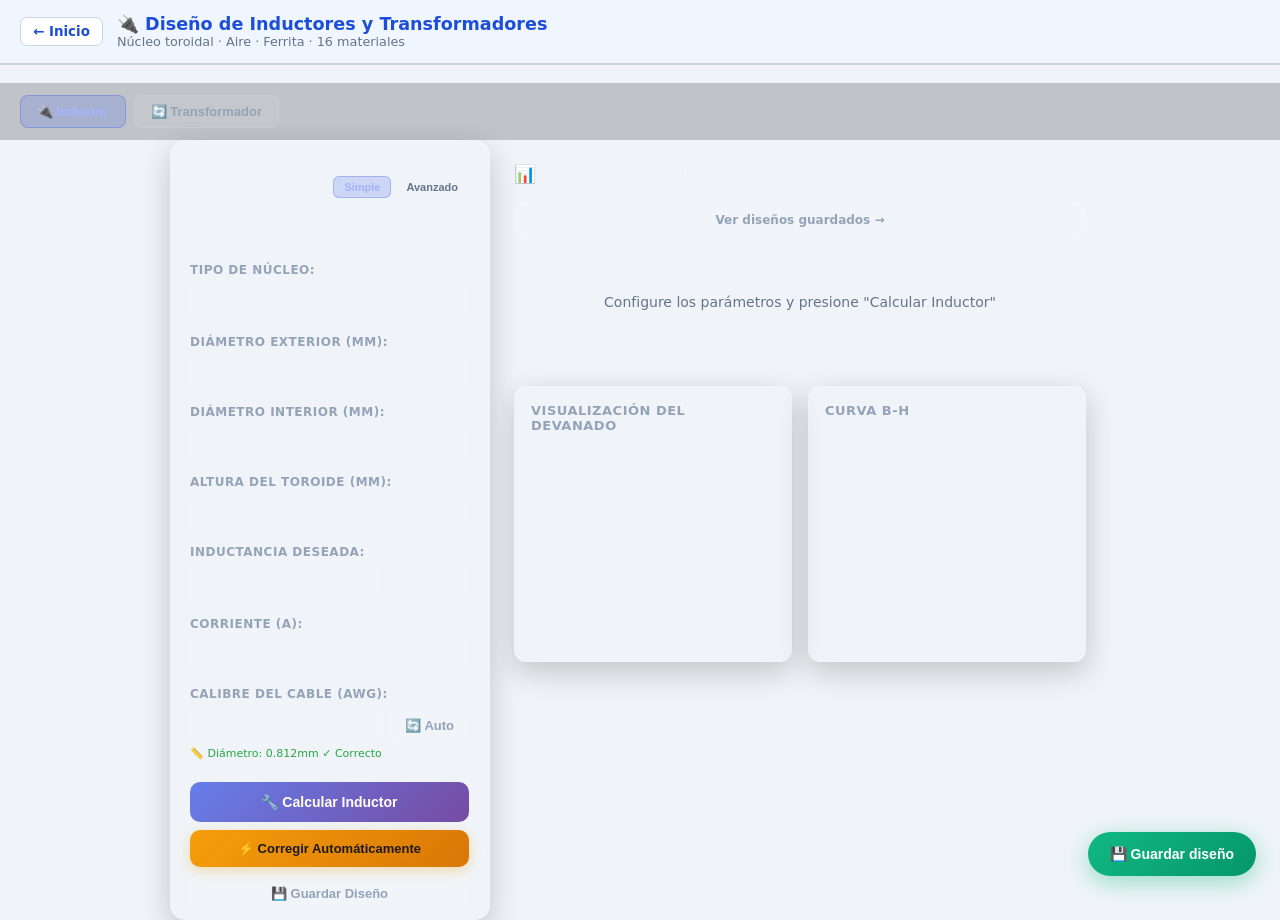
<file: inductor.html>
﻿<!DOCTYPE html>
<html lang="es">
<head>
    <meta charset="UTF-8">
    <meta name="viewport" content="width=device-width, initial-scale=1.0">
    <title>Diseño de Inductores — Suite Magnética</title>
    <link rel="stylesheet" href="bobinas.css">
    <link rel="stylesheet" href="styles.css">
    <link rel="stylesheet" href="styles_validation.css">
    <link rel="stylesheet" href="styles_additional.css">
    <link rel="stylesheet" href="styles_modules.css">
    <style>
        body { background: var(--bg); padding: 0; }
    </style>
</head>
<body>

<div class="page-header">
    <a href="index.html" class="back-btn">← Inicio</a>
    <div>
        <div class="page-title">🔌 Diseño de Inductores y Transformadores</div>
        <div class="page-subtitle">Núcleo toroidal · Aire · Ferrita · 16 materiales</div>
    </div>
</div>

<!-- ── NAVEGACIÓN INTERNA (INDUCTOR / TRANSFORMADOR) ── -->
<nav class="main-nav" style="display:flex;gap:8px;padding:12px 20px;background:rgba(0,0,0,0.2);">
    <button class="nav-btn active" data-page="inductor">🔌 Inductor</button>
    <button class="nav-btn" data-page="transformer">🔄 Transformador</button>
</nav>

<!-- ══════════════════════════════ PÁGINA INDUCTOR ══════════════════════════════ -->
<div class="page active" id="page-inductor">
    <div class="main-layout">
        <!-- Panel lateral -->
        <aside class="panel">
            <div class="panel-header">
                <h2>⚙️ Parámetros del Inductor</h2>
                <div class="mode-buttons">
                    <button class="mode-btn-mini active" onclick="setMode('simple')">Simple</button>
                    <button class="mode-btn-mini" onclick="setMode('advanced')">Avanzado</button>
                </div>
            </div>

            <div class="form-group" id="modeTitle">Parámetros de Entrada</div>

            <div class="form-group">
                <label for="coreType">Tipo de Núcleo:</label>
                <select id="coreType">
                    <option value="air">Aire</option>
                    <option value="ferrite_mn_zn" selected>Ferrita MnZn (EMI)</option>
                    <option value="ferrite_ni_zn">Ferrita NiZn (HF)</option>
                    <option value="ferrite">Ferrita genérica</option>
                    <option value="ferrite_power">Ferrita de potencia</option>
                    <option value="iron_powder">Polvo de hierro</option>
                    <option value="iron_powder_52">Polvo de hierro 52</option>
                    <option value="sendust">Sendust (Fe-Si-Al)</option>
                    <option value="mpp">MPP (Ni-Mo-Fe)</option>
                    <option value="high_flux">High Flux</option>
                    <option value="silicon_steel">Acero silicio (laminado)</option>
                    <option value="grain_oriented">Acero grano orientado</option>
                    <option value="nanocrystalline">Nanocristalino</option>
                    <option value="amorphous">Amorfo metálico</option>
                    <option value="toroid">Toroide genérico</option>
                    <option value="custom">Personalizado</option>
                </select>
            </div>

            <!-- Parámetros núcleo de aire -->
            <div id="airCoreParams" style="display:none;">
                <div class="form-group">
                    <label for="coilDiameter">Diámetro de la Bobina (mm):</label>
                    <input type="number" id="coilDiameter" value="20" min="1" step="0.1">
                </div>
                <div class="form-group">
                    <label for="coilLength">Longitud de la Bobina (mm):</label>
                    <input type="number" id="coilLength" value="30" min="1" step="0.1">
                </div>
            </div>

            <!-- Parámetros toroide -->
            <div id="toroidParams">
                <div class="form-group">
                    <label for="toroidOD">Diámetro Exterior (mm):</label>
                    <input type="number" id="toroidOD" value="30" min="1" step="0.1">
                </div>
                <div class="form-group">
                    <label for="toroidID">Diámetro Interior (mm):</label>
                    <input type="number" id="toroidID" value="15" min="1" step="0.1">
                </div>
                <div class="form-group">
                    <label for="toroidHeight">Altura del Toroide (mm):</label>
                    <input type="number" id="toroidHeight" value="10" min="1" step="0.1">
                </div>
            </div>

            <div class="form-group">
                <label>Inductancia Deseada:</label>
                <div style="display:flex;gap:8px;">
                    <input type="number" id="inductance" value="100" min="0.1" step="0.1" style="flex:1;">
                    <select id="inductanceUnit" style="width:80px;">
                        <option value="uH">μH</option>
                        <option value="mH" selected>mH</option>
                        <option value="H">H</option>
                    </select>
                </div>
            </div>

            <div class="form-group">
                <label for="current">Corriente (A):</label>
                <input type="number" id="current" value="1" min="0.01" step="0.01">
            </div>

            <div class="form-group">
                <label for="wireGauge">Calibre del Cable (AWG):</label>
                <div style="display:flex;gap:8px;align-items:center;">
                    <input type="number" id="wireGauge" value="20" min="10" max="40" style="flex:1;min-width:0;">
                    <button class="btn-secondary" onclick="autoSelectWireGauge()" title="Auto-selección" style="width:auto;flex-shrink:0;padding:9px 14px;margin:0;font-size:13px;">🔄 Auto</button>
                </div>
                <small id="wireGaugeInfo" style="color:#666;display:block;margin-top:4px;"></small>
            </div>

            <!-- Parámetros avanzados -->
            <div id="advancedParams" style="display:none;">
                <div class="form-group">
                    <label for="permeability">Permeabilidad Relativa (μr):</label>
                    <input type="number" id="permeability" value="2000" min="1" step="1">
                </div>
                <div class="form-group">
                    <label for="wireGaugeAdv">Calibre Avanzado (AWG):</label>
                    <input type="number" id="wireGaugeAdv" value="20" min="10" max="40">
                </div>
            </div>

            <div id="validationMessages"></div>

            <button class="btn-primary" onclick="calculateInductorWithValidation()">🔧 Calcular Inductor</button>
            <button class="btn-optimize" onclick="optimizeInductor()">⚡ Corregir Automáticamente</button>
            <button class="btn-secondary" onclick="saveCurrentDesign()" style="margin-top:8px;">💾 Guardar Diseño</button>
        </aside>

        <!-- Área de resultados -->
        <main class="results-area">
            <div class="results-header">
                <h2>📊 Resultados del Cálculo</h2>
                <a href="exportar.html" class="btn-secondary" style="font-size:12px;">Ver diseños guardados →</a>
            </div>
            <div id="results" class="result-container">
                <p class="placeholder-text">Configure los parámetros y presione "Calcular Inductor"</p>
            </div>
            <div class="canvas-row">
                <div class="canvas-container">
                    <h3>Visualización del Devanado</h3>
                    <canvas id="coilCanvas"></canvas>
                </div>
                <div class="canvas-container">
                    <h3>Curva B-H</h3>
                    <canvas id="bhChart"></canvas>
                </div>
            </div>
        </main>
    </div>
</div>

<!-- ══════════════════════════════ PÁGINA TRANSFORMADOR ══════════════════════════════ -->
<div class="page" id="page-transformer">
    <div class="main-layout">
        <aside class="panel">
            <div class="panel-header">
                <h2>⚙️ Parámetros del Transformador</h2>
            </div>

            <div class="form-group">
                <label for="transCore">Tipo de Núcleo:</label>
                <select id="transCore">
                    <option value="silicon_steel" selected>Acero Silicio</option>
                    <option value="grain_oriented">Acero Grano Orientado</option>
                    <option value="ferrite_mn_zn">Ferrita MnZn</option>
                    <option value="ferrite_power">Ferrita de Potencia</option>
                    <option value="nanocrystalline">Nanocristalino</option>
                    <option value="amorphous">Amorfo</option>
                </select>
            </div>

            <div class="form-group">
                <label for="vPrimary">Voltaje Primario (V):</label>
                <input type="number" id="vPrimary" value="220" min="1" step="1">
            </div>
            <div class="form-group">
                <label for="vSecondary">Voltaje Secundario (V):</label>
                <input type="number" id="vSecondary" value="12" min="0.1" step="0.1">
            </div>
            <div class="form-group">
                <label for="iSecondary">Corriente Secundaria (A):</label>
                <input type="number" id="iSecondary" value="2" min="0.01" step="0.01">
            </div>
            <div class="form-group">
                <label for="frequency">Frecuencia (Hz):</label>
                <input type="number" id="frequency" value="50" min="1" step="1">
            </div>
            <div class="form-group">
                <label for="efficiency">Eficiencia Esperada (%):</label>
                <input type="number" id="efficiency" value="90" min="50" max="99" step="1">
            </div>
            <div class="form-group">
                <label for="transOD">Diámetro Exterior del Núcleo (mm):</label>
                <input type="number" id="transOD" value="50" min="5" step="1">
            </div>
            <div class="form-group">
                <label for="transID">Diámetro Interior del Núcleo (mm):</label>
                <input type="number" id="transID" value="25" min="1" step="1">
            </div>
            <div class="form-group">
                <label for="transHeight">Altura del Núcleo (mm):</label>
                <input type="number" id="transHeight" value="20" min="1" step="1">
            </div>

            <div id="validationMessagesTransformer"></div>

            <button class="btn-primary" onclick="calculateTransformerWithValidation()">🔄 Calcular Transformador</button>
            <button class="btn-secondary" onclick="saveCurrentDesign()" style="margin-top:8px;">💾 Guardar Diseño</button>
        </aside>

        <main class="results-area">
            <div class="results-header">
                <h2>📊 Resultados del Transformador</h2>
            </div>
            <div id="transformerResults" class="result-container">
                <p class="placeholder-text">Configure los parámetros y presione "Calcular Transformador"</p>
            </div>
            <div class="canvas-row">
                <div class="canvas-container">
                    <h3>Diagrama del Transformador</h3>
                    <canvas id="transformerCanvas"></canvas>
                </div>
                <div class="canvas-container">
                    <h3>Curva B-H</h3>
                    <canvas id="transformerBHChart"></canvas>
                </div>
            </div>
        </main>
    </div>
</div>

<script src="dialog.js" defer></script>
<script src="data.js" defer></script>
<script src="calculations.js" defer></script>
<script src="val.js" defer></script>
<script src="graphics.js" defer></script>
<script src="export.js" defer></script>
<script src="main.js" defer></script>
</body>
</html>
</file>
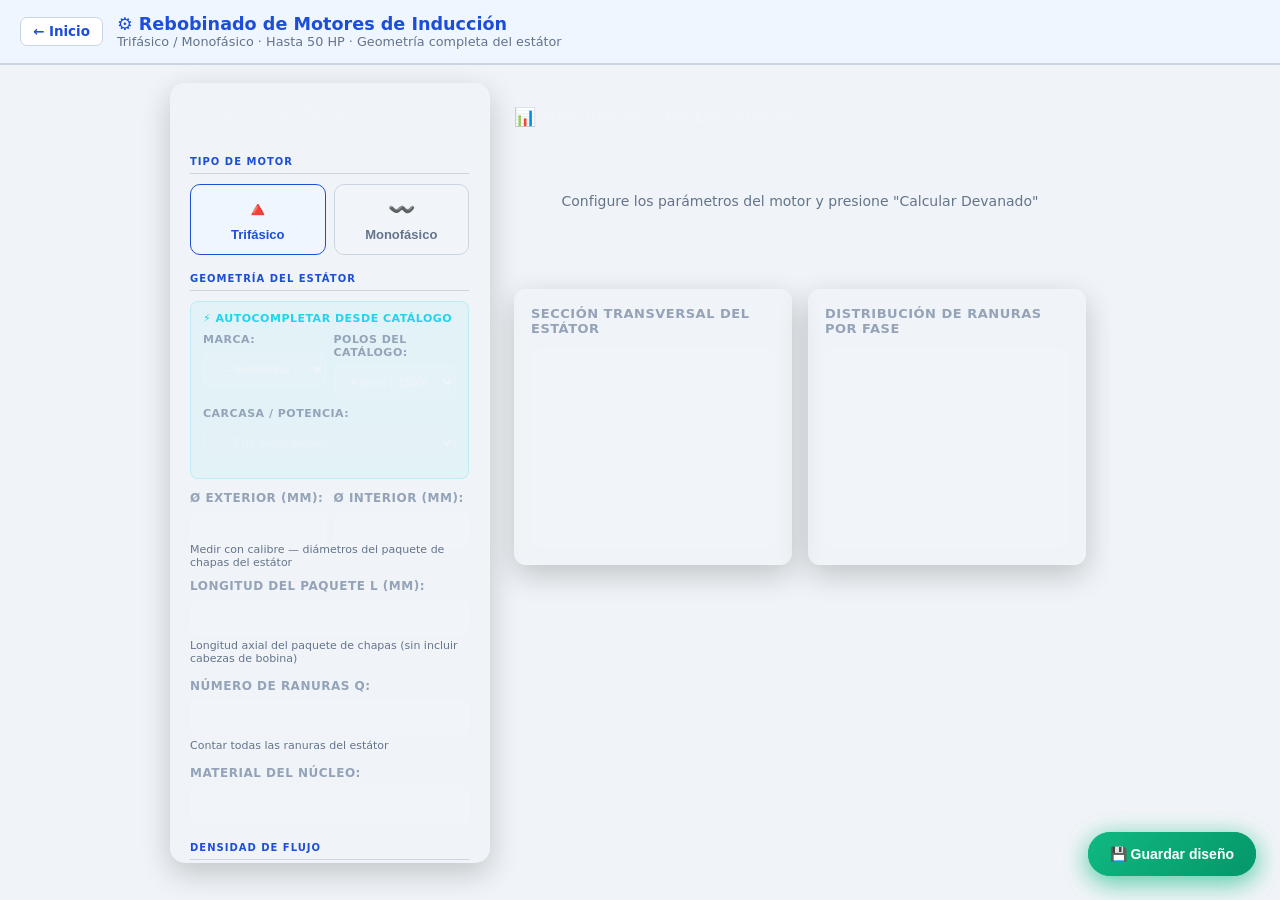
<file: motor.html>
<!DOCTYPE html>
<html lang="es">
<head>
    <meta charset="UTF-8">
    <meta name="viewport" content="width=device-width, initial-scale=1.0">
    <title>Rebobinado de Motores — Suite Magnética</title>
    <link rel="stylesheet" href="bobinas.css">
    <link rel="stylesheet" href="styles.css">
    <link rel="stylesheet" href="styles_validation.css">
    <link rel="stylesheet" href="styles_additional.css">
    <link rel="stylesheet" href="styles_modules.css">
    <style>
        body { background: var(--bg); padding: 0; }

        /* ── SECTION LABELS ── */
        .panel-section-label {
            font-size: 10px; font-weight: 700; text-transform: uppercase;
            letter-spacing: 1px; color: var(--primary);
            margin: 18px 0 10px; padding-bottom: 6px;
            border-bottom: 1px solid var(--border);
        }

        /* ── TIPO DE MOTOR TOGGLE ── */
        .motor-type-grid { display: grid; grid-template-columns: 1fr 1fr; gap: 8px; margin-bottom: 14px; }
        .mtype-btn {
            border: 1px solid var(--border);
            background: var(--surface2);
            border-radius: 10px; padding: 12px 8px; cursor: pointer;
            text-align: center; font-size: 13px; font-weight: 600;
            color: var(--muted); transition: all .2s;
        }
        .mtype-btn .mtype-icon { display: block; font-size: 22px; margin-bottom: 4px; }
        .mtype-btn.active { border-color: var(--primary); background: var(--plight); color: var(--primary); }
        .mtype-btn:hover:not(.active) { background: var(--plight); color: var(--primary); }

        /* ── CLASE AISLAMIENTO ── */
        .ins-class-row { display: grid; grid-template-columns: repeat(4,1fr); gap: 6px; margin-bottom: 12px; }
        .ins-btn {
            border: 1px solid var(--border);
            background: var(--surface2);
            border-radius: 7px; padding: 7px 4px; cursor: pointer;
            text-align: center; font-size: 11px; font-weight: 700;
            color: var(--muted); transition: all .15s;
        }
        .ins-btn.active { color: var(--text); }
        .ins-btn.ins-A.active { background: rgba(16,185,129,0.3); border-color: #10b981; }
        .ins-btn.ins-B.active { background: rgba(59,130,246,0.3); border-color: #3b82f6; }
        .ins-btn.ins-F.active { background: rgba(245,158,11,0.3); border-color: #f59e0b; }
        .ins-btn.ins-H.active { background: rgba(239,68,68,0.3);  border-color: #ef4444; }

        /* ── HP/KW DUAL INPUT ── */
        .power-dual { display: grid; grid-template-columns: 1fr auto 1fr; gap: 6px; align-items: end; }
        .power-dual-sep { color: var(--muted); text-align: center; font-size: 12px; padding-bottom: 10px; }

        /* ── PASO DE BOBINA ── */
        .pitch-grid { display: grid; grid-template-columns: 1fr 1fr; gap: 8px; margin-bottom: 8px; }
        .pitch-btn {
            border: 1px solid var(--border);
            background: var(--surface2);
            border-radius: 8px; padding: 8px 6px; cursor: pointer;
            text-align: center; font-size: 12px; font-weight: 600;
            color: var(--muted); transition: all .2s;
        }
        .pitch-btn.active { border-color: var(--primary); background: var(--plight); color: var(--primary); }

        /* ── TIPO DE RANURA ── */
        .slot-type-grid { display: grid; grid-template-columns: repeat(3,1fr); gap: 6px; margin-bottom: 12px; }
        .stype-btn {
            border: 1px solid var(--border);
            background: var(--surface2);
            border-radius: 8px; padding: 8px 4px; cursor: pointer;
            text-align: center; font-size: 11px; font-weight: 600;
            color: var(--muted); transition: all .15s; line-height: 1.3;
        }
        .stype-btn .stype-icon { display: block; font-size: 18px; margin-bottom: 3px; }
        .stype-btn.active { border-color: var(--primary); background: var(--plight); color: var(--primary); }
        .stype-btn:hover:not(.active) { background: var(--plight); color: var(--primary); }

        /* ── CAMPO INLINE CON BOTÓN AUTO ── */
        .input-with-btn { display: flex; gap: 6px; align-items: flex-end; }
        .input-with-btn input { flex: 1; min-width: 0; }
        .btn-auto-small {
            flex-shrink: 0; padding: 9px 10px; font-size: 11px; font-weight: 600;
            background: var(--plight); border: 1px solid var(--border);
            color: var(--primary); border-radius: 8px; cursor: pointer; white-space: nowrap;
            transition: all .15s;
        }
        .btn-auto-small:hover { background: var(--plight); border-color: var(--primary); }

        /* ── DIAGRAMA SVG DE RANURA ── */
        .slot-diagram-wrap {
            background: var(--surface2); border: 1px solid var(--border);
            border-radius: 10px; padding: 12px; margin-bottom: 12px; text-align: center;
        }
        .slot-diagram-wrap svg { max-width: 100%; height: auto; }
        .slot-diagram-label { font-size: 10px; color: var(--muted); margin-top: 6px; }

        /* ── CUADRÍCULA 2 COLUMNAS ── */
        .form-grid-2 { display: grid; grid-template-columns: 1fr 1fr; gap: 8px; }
        .form-grid-2 .form-group { margin: 0; }

        /* ── BADGE CALCULADO ── */
        .calc-badge {
            display: inline-block; font-size: 10px; font-weight: 700;
            background: var(--plight); border: 1px solid var(--border);
            color: var(--primary); border-radius: 5px; padding: 2px 7px; margin-left: 6px;
            vertical-align: middle;
        }
    </style>
</head>
<body>

<div class="page-header">
    <a href="index.html" class="back-btn">← Inicio</a>
    <div>
        <div class="page-title">⚙️ Rebobinado de Motores de Inducción</div>
        <div class="page-subtitle" id="motorPageSubtitle">Trifásico / Monofásico · Hasta 50 HP · Geometría completa del estátor</div>
    </div>
</div>

<div class="page active" id="page-motor">
<div class="main-layout">

<!-- ═══════════════════════════════ SIDEBAR ═══════════════════════════════ -->
<aside class="panel">
    <div class="panel-header">
        <h2>⚙️ Datos del Motor</h2>
    </div>

    <!-- ── TIPO DE MOTOR ── -->
    <div class="panel-section-label">Tipo de motor</div>
    <div class="motor-type-grid">
        <button class="mtype-btn active" id="btnTypeThree" onclick="motorSetType('three')">
            <span class="mtype-icon">🔺</span>Trifásico
        </button>
        <button class="mtype-btn" id="btnTypeSingle" onclick="motorSetType('single')">
            <span class="mtype-icon">〰️</span>Monofásico
        </button>
    </div>
    <input type="hidden" id="motorType" value="three">

    <!-- ══════════════════════════════════════════════════════
         GEOMETRÍA DEL ESTÁTOR
    ═══════════════════════════════════════════════════════ -->
    <div class="panel-section-label">Geometría del estátor</div>

    <!-- ── Selector de marca / carcasa estándar ── -->
    <div style="background:rgba(34,211,238,0.06);border:1px solid rgba(34,211,238,0.20);
        border-radius:8px;padding:10px 12px;margin-bottom:12px;">
        <div style="font-size:11px;font-weight:600;color:#22d3ee;margin-bottom:8px;letter-spacing:.5px;">
            ⚡ AUTOCOMPLETAR DESDE CATÁLOGO
        </div>
        <div class="form-grid-2" style="margin-bottom:8px;">
            <div class="form-group" style="margin:0;">
                <label style="font-size:11px;">Marca:</label>
                <select id="motorBrand" onchange="motorBrandChanged()" style="font-size:11px;">
                    <option value="">— Seleccionar —</option>
                    <option value="weg">WEG W22</option>
                    <option value="siemens">Siemens 1LE1</option>
                    <option value="abb">ABB M2AA</option>
                    <option value="leroy">Leroy-Somer LSR</option>
                    <option value="nema">Genérico NEMA</option>
                    <option value="generic_iec">Genérico IEC</option>
                </select>
            </div>
            <div class="form-group" style="margin:0;">
                <label style="font-size:11px;">Polos del catálogo:</label>
                <select id="motorFramePoles" onchange="motorFrameChanged()" style="font-size:11px;">
                    <option value="4">4 polos (~1500/1800)</option>
                    <option value="2">2 polos (~3000/3600)</option>
                    <option value="6">6 polos (~1000/1200)</option>
                </select>
            </div>
        </div>
        <div class="form-group" style="margin:0 0 8px 0;">
            <label style="font-size:11px;">Carcasa / Potencia:</label>
            <select id="motorFrameSelect" onchange="motorApplyFrame()" style="font-size:11px;"
                disabled>
                <option value="">— Elija marca primero —</option>
            </select>
        </div>
        <div id="motorFrameInfo" style="display:none;font-size:10px;color:#94a3b8;
            background:rgba(0,0,0,0.2);border-radius:5px;padding:6px 8px;line-height:1.7;">
        </div>
    </div>

    <div class="form-grid-2">
        <div class="form-group">
            <label for="motorExtDiam">Ø exterior (mm):</label>
            <input type="number" id="motorExtDiam" value="200" min="20" step="1">
        </div>
        <div class="form-group">
            <label for="motorBoreDiam">Ø interior (mm):</label>
            <input type="number" id="motorBoreDiam" value="130" min="10" step="1">
        </div>
    </div>
    <small style="color:#64748b;font-size:11px;display:block;margin-top:-4px;margin-bottom:10px;">
        Medir con calibre — diámetros del paquete de chapas del estátor
    </small>

    <div class="form-group">
        <label for="motorStackLength">Longitud del paquete L (mm):</label>
        <input type="number" id="motorStackLength" value="90" min="10" step="1">
        <small>Longitud axial del paquete de chapas (sin incluir cabezas de bobina)</small>
    </div>

    <div class="form-group">
        <label for="motorSlots">Número de ranuras Q:</label>
        <input type="number" id="motorSlots" value="36" min="12" max="144" step="1">
        <small>Contar todas las ranuras del estátor</small>
    </div>

    <div class="form-group">
        <label for="motorSteelType">Material del núcleo:</label>
        <select id="motorSteelType">
            <option value="silicon_steel" selected>Acero al silicio (M330-35A)</option>
            <option value="grain_oriented">Acero grano orientado (M100-23S)</option>
            <option value="m19">Acero M19 (0.35mm, baja pérdida)</option>
            <option value="m45">Acero M45 (0.47mm, estándar)</option>
            <option value="custom_steel">Personalizado</option>
        </select>
    </div>

    <div id="customSteelSection" style="display:none;">
        <div class="form-grid-2">
            <div class="form-group">
                <label for="motorSteelLoss" style="font-size:10px;">Pérdida W/kg @ 1.5T 50Hz</label>
                <input type="number" id="motorSteelLoss" value="2.5" min="0.1" step="0.1">
            </div>
            <div class="form-group">
                <label for="motorSteelDens" style="font-size:10px;">Densidad (kg/dm³)</label>
                <input type="number" id="motorSteelDens" value="7.65" min="6" max="8" step="0.01">
            </div>
        </div>
    </div>

    <!-- ── DENSIDAD DE FLUJO ── -->
    <div class="panel-section-label">Densidad de flujo</div>

    <div class="form-group">
        <label for="motorBav">
            Densidad de flujo promedio Bav (T):
            <span class="calc-badge" id="bav_calc_badge" style="display:none;">calculado</span>
        </label>
        <div class="input-with-btn">
            <input type="number" id="motorBav" value="0.70" min="0.3" max="1.2" step="0.01">
            <button class="btn-auto-small" onclick="motorAutoBav()" title="Calcular Bav desde geometría">⚡ Auto</button>
        </div>
        <small>Típico: 0.65–0.85 T · Use ⚡ Auto para calcular desde OD/ID/ranuras</small>
    </div>

    <!-- ── PASO DE BOBINA ── -->
    <div class="panel-section-label">Paso de bobina</div>
    <div class="pitch-grid">
        <button class="pitch-btn active" id="pitchFull" onclick="motorSetPitch('full')">
            Paso pleno<br><span style="font-size:10px;font-weight:400;">y = τp</span>
        </button>
        <button class="pitch-btn" id="pitchShort" onclick="motorSetPitch('short')">
            Paso corto<br><span style="font-size:10px;font-weight:400;">y &lt; τp</span>
        </button>
    </div>
    <input type="hidden" id="motorPitchType" value="full">
    <div id="pitchRatioSection" style="display:none;" class="form-group">
        <label for="motorPitchRatio">Ratio de paso (β = y/τp):</label>
        <input type="number" id="motorPitchRatio" value="0.833" min="0.5" max="0.99" step="0.001">
        <small>5/6 = 0.833 (más común), 2/3 = 0.667, 3/4 = 0.750</small>
    </div>

    <!-- ══════════════════════════════════════════════════════
         TIPO Y DIMENSIONES DE RANURA
    ═══════════════════════════════════════════════════════ -->
    <div class="panel-section-label">Tipo y dimensiones de ranura</div>

    <div class="slot-type-grid">
        <button class="stype-btn active" id="slotTypeRect" onclick="motorSetSlotType('rect')">
            <span class="stype-icon">▭</span>Rectangular
        </button>
        <button class="stype-btn" id="slotTypeTrap" onclick="motorSetSlotType('trap')">
            <span class="stype-icon">⌂</span>Trapezoidal
        </button>
        <button class="stype-btn" id="slotTypeSemi" onclick="motorSetSlotType('semi')">
            <span class="stype-icon">◑</span>Semicircular
        </button>
    </div>
    <input type="hidden" id="motorSlotType" value="rect">

    <!-- Diagrama dinámico de ranura -->
    <div class="slot-diagram-wrap" id="slotDiagramWrap">
        <!-- SVG se genera por JS -->
    </div>

    <!-- Campos rectangulares -->
    <div id="slotFieldsRect">
        <div class="form-grid-2">
            <div class="form-group">
                <label for="slotB1" style="font-size:11px;">b₁ — ancho boca (mm)</label>
                <input type="number" id="slotB1" value="3.0" min="0.5" step="0.1" oninput="motorUpdateSlotDiagram()">
            </div>
            <div class="form-group">
                <label for="slotH1" style="font-size:11px;">h₁ — alto boca (mm)</label>
                <input type="number" id="slotH1" value="1.0" min="0" step="0.1" oninput="motorUpdateSlotDiagram()">
            </div>
        </div>
        <div class="form-grid-2">
            <div class="form-group">
                <label for="slotBw" style="font-size:11px;">bw — ancho cuerpo (mm)</label>
                <input type="number" id="slotBw" value="5.5" min="1" step="0.1" oninput="motorUpdateSlotDiagram()">
            </div>
            <div class="form-group">
                <label for="slotHw" style="font-size:11px;">hw — alto cuerpo (mm)</label>
                <input type="number" id="slotHw" value="18.0" min="1" step="0.1" oninput="motorUpdateSlotDiagram()">
            </div>
        </div>
    </div>

    <!-- Campos trapezoidales -->
    <div id="slotFieldsTrap" style="display:none;">
        <div class="form-grid-2">
            <div class="form-group">
                <label for="trapB1" style="font-size:11px;">b₁ — ancho boca (mm)</label>
                <input type="number" id="trapB1" value="3.0" min="0.5" step="0.1" oninput="motorUpdateSlotDiagram()">
            </div>
            <div class="form-group">
                <label for="trapH1" style="font-size:11px;">h₁ — alto boca (mm)</label>
                <input type="number" id="trapH1" value="1.0" min="0" step="0.1" oninput="motorUpdateSlotDiagram()">
            </div>
        </div>
        <div class="form-grid-2">
            <div class="form-group">
                <label for="trapBtop" style="font-size:11px;">b_top — ancho superior (mm)</label>
                <input type="number" id="trapBtop" value="4.0" min="1" step="0.1" oninput="motorUpdateSlotDiagram()">
            </div>
            <div class="form-group">
                <label for="trapBbot" style="font-size:11px;">b_bot — ancho inferior (mm)</label>
                <input type="number" id="trapBbot" value="7.0" min="1" step="0.1" oninput="motorUpdateSlotDiagram()">
            </div>
        </div>
        <div class="form-group">
            <label for="trapHw" style="font-size:11px;">hw — alto cuerpo (mm)</label>
            <input type="number" id="trapHw" value="18.0" min="1" step="0.1" oninput="motorUpdateSlotDiagram()">
        </div>
    </div>

    <!-- Campos semicirculares -->
    <div id="slotFieldsSemi" style="display:none;">
        <div class="form-grid-2">
            <div class="form-group">
                <label for="semiB1" style="font-size:11px;">b₁ — ancho boca (mm)</label>
                <input type="number" id="semiB1" value="3.0" min="0.5" step="0.1" oninput="motorUpdateSlotDiagram()">
            </div>
            <div class="form-group">
                <label for="semiH1" style="font-size:11px;">h₁ — alto boca (mm)</label>
                <input type="number" id="semiH1" value="1.0" min="0" step="0.1" oninput="motorUpdateSlotDiagram()">
            </div>
        </div>
        <div class="form-grid-2">
            <div class="form-group">
                <label for="semiHw" style="font-size:11px;">hw — alto cuerpo (mm)</label>
                <input type="number" id="semiHw" value="16.0" min="1" step="0.1" oninput="motorUpdateSlotDiagram()">
            </div>
            <div class="form-group">
                <label for="semiR" style="font-size:11px;">r — radio fondo (mm)</label>
                <input type="number" id="semiR" value="3.5" min="0.5" step="0.1" oninput="motorUpdateSlotDiagram()">
            </div>
        </div>
    </div>

    <small style="color:#64748b;font-size:11px;display:block;margin-bottom:14px;">
        Las dimensiones de ranura permiten calcular el factor de llenado real y la densidad de flujo en el diente.
    </small>

    <!-- ── DATOS DE PLACA ── -->
    <div class="panel-section-label">Datos de placa (nameplate)</div>

    <div class="form-group">
        <label for="motorVoltage">Tensión nominal (V):</label>
        <input type="number" id="motorVoltage" value="380" min="1" step="1">
        <small>Trifásico: tensión de línea. Monofásico: tensión nominal.</small>
    </div>

    <div class="form-group">
        <label>Potencia:</label>
        <div class="power-dual">
            <div>
                <label style="font-size:10px;color:#64748b;">HP</label>
                <input type="number" id="motorPowerHP" value="5" min="0.1" step="0.1" oninput="motorHPtoKW()">
            </div>
            <div class="power-dual-sep">=</div>
            <div>
                <label style="font-size:10px;color:#64748b;">kW</label>
                <input type="number" id="motorPowerKW" value="3.728" min="0.01" step="0.001" oninput="motorKWtoHP()">
            </div>
        </div>
    </div>

    <div class="form-group">
        <label for="motorRPM">Velocidad nominal (RPM):</label>
        <input type="number" id="motorRPM" value="1450" min="100" step="1">
        <small>Típico: 1450 (4P/50Hz), 1750 (4P/60Hz), 2900 (2P/50Hz)</small>
    </div>

    <div class="form-group">
        <label for="motorFreq">Frecuencia (Hz):</label>
        <select id="motorFreq">
            <option value="50" selected>50 Hz</option>
            <option value="60">60 Hz</option>
        </select>
    </div>

    <div class="form-grid-2">
        <div class="form-group">
            <label for="motorCosfi">cos φ:</label>
            <input type="number" id="motorCosfi" value="0.85" min="0.5" max="1" step="0.01">
        </div>
        <div class="form-group">
            <label for="motorEta">η eficiencia:</label>
            <input type="number" id="motorEta" value="0.87" min="0.5" max="0.99" step="0.01">
        </div>
    </div>

    <!-- ── CLASE DE AISLAMIENTO ── -->
    <div class="panel-section-label">Clase de aislamiento</div>
    <div class="ins-class-row">
        <button class="ins-btn ins-A" id="insA" onclick="motorSetInsClass('A')">A<br><span style="font-weight:400;font-size:9px;">105°C</span></button>
        <button class="ins-btn ins-B active" id="insB" onclick="motorSetInsClass('B')">B<br><span style="font-weight:400;font-size:9px;">130°C</span></button>
        <button class="ins-btn ins-F" id="insF" onclick="motorSetInsClass('F')">F<br><span style="font-weight:400;font-size:9px;">155°C</span></button>
        <button class="ins-btn ins-H" id="insH" onclick="motorSetInsClass('H')">H<br><span style="font-weight:400;font-size:9px;">180°C</span></button>
    </div>
    <input type="hidden" id="motorInsClass" value="B">

    <!-- ── CONEXIÓN TRIFÁSICA ── -->
    <div id="motorThreePhaseSection">
        <div class="panel-section-label">Conexión trifásica</div>
        <div class="form-group">
            <label for="motorConnection">Conexión:</label>
            <select id="motorConnection">
                <option value="star" selected>Estrella (Y)</option>
                <option value="delta">Triángulo (Δ)</option>
            </select>
        </div>
    </div>

    <!-- ── OPCIONES MONOFÁSICO ── -->
    <div id="motorSinglePhaseSection" style="display:none;">
        <div class="panel-section-label">Configuración monofásica</div>
        <div class="form-group">
            <label for="motorStartMethod">Método de arranque:</label>
            <select id="motorStartMethod">
                <option value="cap_start">Capacitor de arranque (C-start)</option>
                <option value="cap_run">Capacitor permanente (C-run)</option>
                <option value="split_phase">Fase partida (Split-phase)</option>
                <option value="shaded_pole">Polos salientes (Shaded-pole)</option>
            </select>
        </div>
        <div class="form-group">
            <label for="motorAuxRatio">Ratio vueltas aux / principal:</label>
            <input type="number" id="motorAuxRatio" value="1.3" min="1.0" max="2.5" step="0.05">
            <small>Típico: 1.2–1.6 para C-start; 1.3–1.8 para C-run</small>
        </div>
    </div>

    <!-- ── DATOS ORIGINALES (REFERENCIA) ── -->
    <div class="panel-section-label">Datos originales (referencia, opcional)</div>
    <div class="form-grid-2">
        <div class="form-group">
            <label for="motorExistAWG" style="font-size:11px;">AWG original</label>
            <input type="number" id="motorExistAWG" placeholder="ej: 20" min="10" max="40">
        </div>
        <div class="form-group">
            <label for="motorExistTurns" style="font-size:11px;">Vueltas/bobina original</label>
            <input type="number" id="motorExistTurns" placeholder="ej: 45" min="1">
        </div>
    </div>

    <button class="btn-primary" onclick="calculateMotor()" style="margin-top:20px;">⚙️ Calcular Devanado</button>
    <button id="btnAutoCorrect" class="btn-secondary" onclick="motorAutoCorrect()" style="margin-top:8px;background:rgba(245,158,11,0.12);border-color:rgba(245,158,11,0.4);color:#fcd34d;">🔧 Corregir Cálculo</button>
    <button class="btn-secondary" onclick="motorClearResults()" style="margin-top:8px;">Limpiar</button>

</aside>

<!-- ═══════════════════════════════ RESULTADOS ═══════════════════════════════ -->
<main class="results-area">
    <div class="results-header">
        <h2>📊 Resultados del Devanado</h2>
    </div>
    <div id="motorValidation" class="validation-container"></div>
    <div id="motorOptimResult" style="display:none;"></div>
    <div id="motorResults" class="result-container">
        <p class="placeholder-text">Configure los parámetros del motor y presione "Calcular Devanado"</p>
    </div>

    <div class="canvas-row" style="margin-top:20px;">
        <div class="canvas-container">
            <h3>Sección Transversal del Estátor
                <span id="statorZoomHint" style="display:none;font-size:10px;font-weight:400;
                    color:#64748b;margin-left:8px;cursor:default;"
                    title="Clic para ampliar">🔍 clic para ampliar</span>
            </h3>
            <canvas id="motorStatorCanvas" style="cursor:zoom-in;"></canvas>
        </div>
        <div class="canvas-container">
            <h3>Distribución de Ranuras por Fase</h3>
            <canvas id="motorSlotCanvas"></canvas>
        </div>
    </div>
    <div class="canvas-container" id="motorConnContainer" style="margin-top:16px;display:none;">
        <h3>Diagrama de Conexiones de Grupos</h3>
        <canvas id="motorConnCanvas"></canvas>
        <h3 style="margin-top:18px;">Conexionado de Borneras</h3>
        <canvas id="motorTermCanvas"></canvas>
    </div>
</main>

</div>
</div>

<!-- ── MODAL ESTÁTOR ── -->
<div id="statorModal" style="
    display:none; position:fixed; inset:0; z-index:9000;
    background:rgba(5,5,20,0.88); backdrop-filter:blur(6px);
    align-items:center; justify-content:center;">

    <div id="statorModalPanel" style="
        position:relative; display:flex; flex-direction:column;
        width:min(92vw,92vh); height:min(92vw,92vh);
        background:rgba(15,23,42,0.97); border:1px solid rgba(255,255,255,0.12);
        border-radius:20px; overflow:hidden; box-shadow:0 24px 80px rgba(0,0,0,0.7);">

        <!-- Barra superior -->
        <div style="flex-shrink:0; display:flex; align-items:center;
            justify-content:space-between; padding:10px 14px;
            background:rgba(10,15,35,0.85);
            border-bottom:1px solid rgba(255,255,255,0.08); z-index:10;">
            <span style="font-size:13px;font-weight:700;color:#e2e8f0;">
                Sección Transversal del Estátor
            </span>
            <div style="display:flex;align-items:center;gap:10px;">
                <span id="statorZoomLabel" style="font-size:11px;color:#64748b;">100%</span>
                <button onclick="statorModalResetZoom()" title="Restablecer zoom"
                    style="background:rgba(255,255,255,0.06);border:1px solid rgba(255,255,255,0.12);
                    color:#94a3b8;border-radius:7px;padding:4px 10px;font-size:11px;cursor:pointer;">
                    ⊙ Reset
                </button>
                <button onclick="statorModalClose()" title="Cerrar (Esc)"
                    style="background:rgba(239,68,68,0.12);border:1px solid rgba(239,68,68,0.30);
                    color:#f87171;border-radius:7px;padding:4px 10px;font-size:12px;cursor:pointer;
                    font-weight:700;">
                    ✕
                </button>
            </div>
        </div>

        <!-- Área del canvas — ocupa todo el espacio restante -->
        <div id="statorModalArea" style="flex:1; overflow:hidden; min-height:0;">
            <canvas id="statorModalCanvas" style="display:block;cursor:grab;touch-action:none;"></canvas>
        </div>

        <!-- Instrucciones -->
        <div style="flex-shrink:0;text-align:center;padding:6px 0;
            font-size:10px;color:#334155;pointer-events:none;
            border-top:1px solid rgba(255,255,255,0.05);">
            Rueda del ratón para zoom · Arrastrar para desplazar · Doble clic para resetear
        </div>
    </div>
</div>

<!-- FAB guardar -->
<button class="sticky-save" onclick="motorSaveDesign()" title="Guardar diseño (Ctrl+S)">💾 Guardar diseño</button>

<script src="dialog.js" defer></script>
<script src="data.js" defer></script>
<script src="calculations.js" defer></script>
<script src="val.js" defer></script>
<script src="graphics.js" defer></script>
<script src="motor.js" defer></script>
<script src="export.js" defer></script>
<script src="main.js" defer></script>
</body>
</html>
</file>
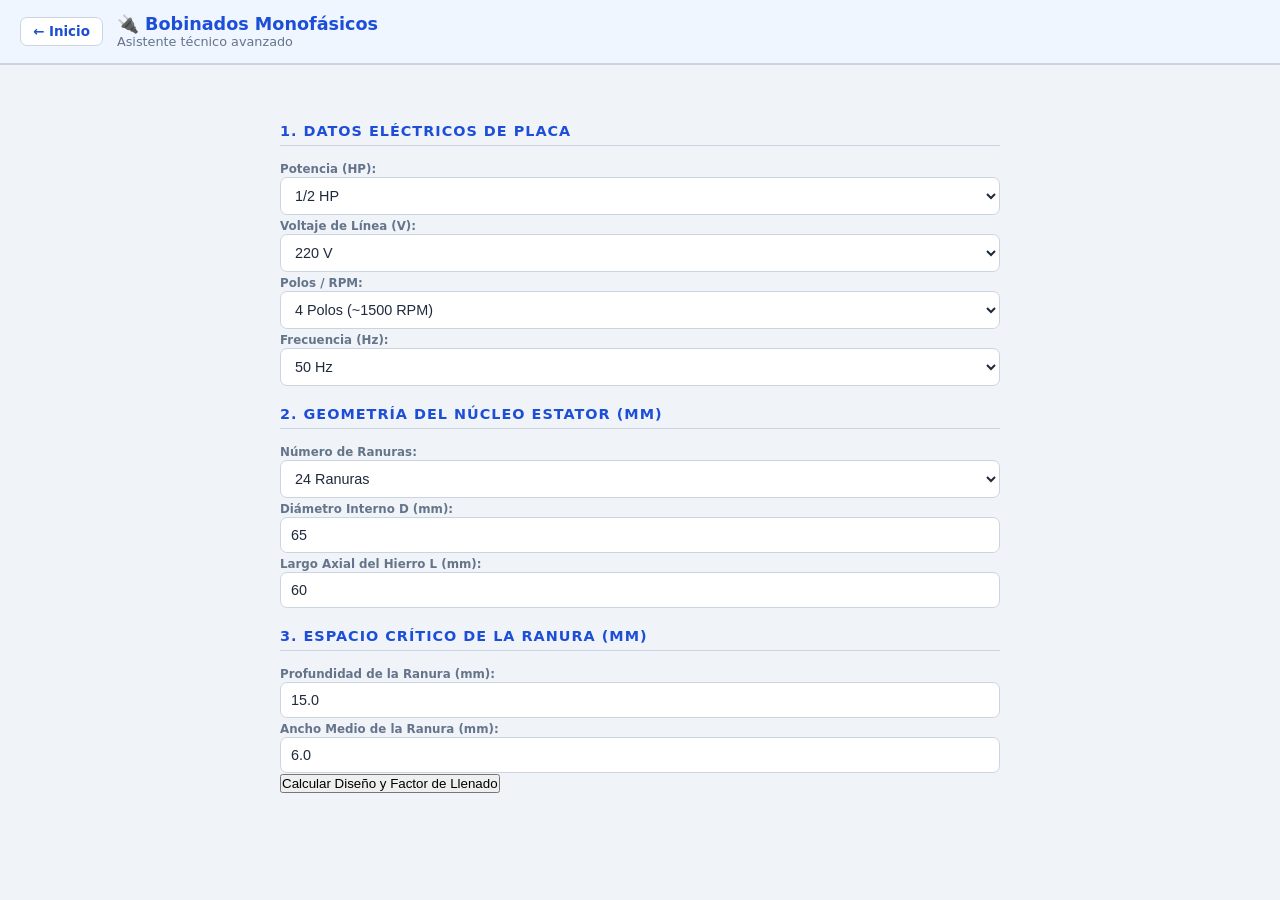
<file: motoresmono.html>
<!DOCTYPE html>
<html lang="es">
<head>
    <meta charset="UTF-8">
    <meta name="viewport" content="width=device-width, initial-scale=1.0">
    <title>Asistente Avanzado de Bobinados Monofásicos</title>
    <link rel="stylesheet" href="bobinas.css">
    <style>
        body { background: var(--bg); padding: 0; }
        .container { max-width: 760px; margin: 0 auto; padding: 20px; }
        h2 { font-size: .9rem; font-weight: 700; color: var(--primary); text-transform: uppercase; letter-spacing: .07em; margin: 20px 0 12px; padding-bottom: 6px; border-bottom: 1px solid var(--border); }
        .result-box { margin-top: 20px; padding: 14px 16px; border-radius: 8px; display: none; line-height: 1.7; font-size: .87rem; }
        .result-box h3 { font-size: .9rem; font-weight: 700; color: var(--text); margin-bottom: 8px; }
        .result-box ul { margin: 4px 0 10px 18px; }
        .result-box hr { border: none; border-top: 1px solid var(--border); margin: 10px 0; }
        .success { background: #f0fdf4; border: 1px solid #86efac; color: #14532d; }
        .warning { background: #fefce8; border: 1px solid #fde047; color: #713f12; }
        .danger  { background: #fff1f2; border: 1px solid #fca5a5; color: #7f1d1d; }
        .alert-factor { font-weight: bold; color: var(--red); }
        .solucion-caja { background: var(--surface2); padding: 12px; border-radius: 6px; margin-top: 10px; border-left: 3px solid var(--primary); }
        .solucion-caja h4 { margin-bottom: 6px; font-size: .85rem; }
        .solucion-caja ul { margin: 4px 0 0 18px; }
    </style>
</head>
<body>

<div class="page-header">
    <a href="index.html" class="back-btn">← Inicio</a>
    <div>
        <div class="page-title">🔌 Bobinados Monofásicos</div>
        <div class="page-subtitle">Asistente técnico avanzado</div>
    </div>
</div>

<div class="page container">
    
    <h2>1. Datos Eléctricos de Placa</h2>
    <div class="grid">
        <div>
            <label for="potencia">Potencia (HP):</label>
            <select id="potencia">
                <option value="0.25">1/4 HP</option>
                <option value="0.50" selected>1/2 HP</option>
                <option value="1.00">1 HP</option>
                <option value="2.00">2 HP</option>
                <option value="3.00">3 HP</option>
                <option value="5.00">5 HP</option>
            </select>
        </div>
        <div>
            <label for="voltaje">Voltaje de Línea (V):</label>
            <select id="voltaje">
                <option value="220" selected>220 V</option>
                <option value="110">110 V</option>
            </select>
        </div>
        <div>
            <label for="polos">Polos / RPM:</label>
            <select id="polos">
                <option value="2">2 Polos (~3000 RPM)</option>
                <option value="4" selected>4 Polos (~1500 RPM)</option>
            </select>
        </div>
        <div>
            <label for="frecuencia">Frecuencia (Hz):</label>
            <select id="frecuencia">
                <option value="50" selected>50 Hz</option>
                <option value="60">60 Hz</option>
            </select>
        </div>
    </div>

    <h2>2. Geometría del Núcleo Estator (mm)</h2>
    <div class="grid">
        <div>
            <label for="ranuras">Número de Ranuras:</label>
            <select id="ranuras">
                <option value="24" selected>24 Ranuras</option>
                <option value="36">36 Ranuras</option>
            </select>
        </div>
        <div>
            <label for="diametro">Diámetro Interno D (mm):</label>
            <input type="number" id="diametro" step="1" value="65">
        </div>
        <div>
            <label for="largo">Largo Axial del Hierro L (mm):</label>
            <input type="number" id="largo" step="1" value="60">
        </div>
    </div>

    <h2>3. Espacio Crítico de la Ranura (mm)</h2>
    <div class="grid">
        <div>
            <label for="prof_ranura">Profundidad de la Ranura (mm):</label>
            <input type="number" id="prof_ranura" step="0.1" value="15.0">
        </div>
        <div>
            <label for="ancho_ranura">Ancho Medio de la Ranura (mm):</label>
            <input type="number" id="ancho_ranura" step="0.1" value="6.0">
        </div>
    </div>

    <button onclick="calcularBobinado()">Calcular Diseño y Factor de Llenado</button>

    <div id="resultados" class="result-box"></div>
</div>

<script>
const tablaAWG = [
    { awg: 14, diametro_mm: 1.63, seccion_mm2: 2.08 },
    { awg: 15, diametro_mm: 1.45, seccion_mm2: 1.65 },
    { awg: 16, diametro_mm: 1.29, seccion_mm2: 1.31 },
    { awg: 17, diametro_mm: 1.15, seccion_mm2: 1.04 },
    { awg: 18, diametro_mm: 1.02, seccion_mm2: 0.823 },
    { awg: 19, diametro_mm: 0.91, seccion_mm2: 0.653 },
    { awg: 20, diametro_mm: 0.81, seccion_mm2: 0.518 },
    { awg: 21, diametro_mm: 0.72, seccion_mm2: 0.410 },
    { awg: 22, diametro_mm: 0.64, seccion_mm2: 0.324 },
    { awg: 23, diametro_mm: 0.57, seccion_mm2: 0.258 },
    { awg: 24, diametro_mm: 0.51, seccion_mm2: 0.205 },
    { awg: 25, diametro_mm: 0.45, seccion_mm2: 0.162 },
    { awg: 26, diametro_mm: 0.40, seccion_mm2: 0.128 }
];

function buscarAWG(seccionRequerida) {
    let opt = tablaAWG[tablaAWG.length - 1]; 
    for (let i = 0; i < tablaAWG.length; i++) {
        if (tablaAWG[i].seccion_mm2 >= seccionRequerida) {
            opt = tablaAWG[i];
        } else {
            break;
        }
    }
    return opt;
}

function obtenerPasos(ranuras, polos) {
    if (ranuras === 24 && polos === 2) {
        return { trabajo: "1-6, 1-8, 1-10, 1-12", arranque: "1-10, 1-12" };
    } else if (ranuras === 24 && polos === 4) {
        return { trabajo: "1-4, 1-6", arranque: "1-5, 1-6" };
    } else if (ranuras === 36 && polos === 2) {
        return { trabajo: "1-12, 1-14, 1-16, 1-18", arranque: "1-14, 1-16, 1-18" };
    } else if (ranuras === 36 && polos === 4) {
        return { trabajo: "1-6, 1-8, 1-10", arranque: "1-8, 1-10" };
    }
    return { trabajo: "No estándar", arranque: "No estándar" };
}
function calcularBobinado() {
    const hp = parseFloat(document.getElementById('potencia').value);
    const v = parseFloat(document.getElementById('voltaje').value);
    const polos = parseInt(document.getElementById('polos').value);
    const hz = parseInt(document.getElementById('frecuencia').value);
    const ranuras = parseInt(document.getElementById('ranuras').value);
    const D_mm = parseFloat(document.getElementById('diametro').value);
    const L_mm = parseFloat(document.getElementById('largo').value);
    const h_ranura_mm = parseFloat(document.getElementById('prof_ranura').value);
    const w_ranura_mm = parseFloat(document.getElementById('ancho_ranura').value);

    const eficiencia = 0.75;
    const cos_phi = 0.78;
    const densidad_corriente = 4.0; 

    const vatios = hp * 746;
    const corriente = vatios / (v * eficiencia * cos_phi);

    const seccion_trabajo = corriente / densidad_corriente;
    const seccion_arranque = (corriente * 0.45) / densidad_corriente;

    const alambreTrabajo = buscarAWG(seccion_trabajo);
    const alambreArranque = buscarAWG(seccion_arranque);

    const D_cm = D_mm / 10;
    const L_cm = L_mm / 10;
    let vueltasTrabajoBase = Math.round((220 / v) * (45 * (6.5 / D_cm) * (6.0 / L_cm) * (polos / 4)));
    if (vueltasTrabajoBase < 20) vueltasTrabajoBase = 25; 
    const vueltasArranqueBase = Math.round(vueltasTrabajoBase * 1.4);

    const area_ranura_mm2 = h_ranura_mm * w_ranura_mm;
    const hilos_trabajo_en_ranura = vueltasTrabajoBase * 2; 
    const hilos_arranque_en_ranura = vueltasArranqueBase;
    
    let area_cobre_total_mm2 = (hilos_trabajo_en_ranura * alambreTrabajo.seccion_mm2) + (hilos_arranque_en_ranura * alambreArranque.seccion_mm2);
    let factor_llenado = (area_cobre_total_mm2 / area_ranura_mm2) * 100;

    const cap_marcha = Math.round(((3180 * corriente * cos_phi) / (v * hz)) * 10) / 10;
    const cap_arranque = Math.round(cap_marcha * 4.5);

    const pasosObtenidos = obtenerPasos(ranuras, polos);

    const resDiv = document.getElementById('resultados');
    resDiv.style.display = 'block';

    let htmlResultados = `
        <h3>Resultados Técnicos del Cálculo:</h3>
        <p><strong>Corriente Nominal Estimada:</strong> ${corriente.toFixed(2)} A</p>
        <p><strong>Capacitor de Marcha sugerido:</strong> ${cap_marcha.toFixed(1)} µF / 400V (Permanente)</p>
        <p><strong>Capacitor de Arranque sugerido:</strong> ${cap_arranque} µF / 250V (Electrolítico)</p>
        <hr>
        <p><strong>Bobinado de TRABAJO (Principal):</strong></p>
        <ul>
            <li>Calibre Unifilar Sugerido: <strong>AWG ${alambreTrabajo.awg}</strong> (Ø ${alambreTrabajo.diametro_mm} mm)</li>
            <li>Espiras por ranura: <strong>${vueltasTrabajoBase} vueltas</strong></li>
            <li>Pasos Concéntricos: <strong>${pasosObtenidos.trabajo}</strong></li>
        </ul>
        <p><strong>Bobinado de ARRANQUE (Auxiliar):</strong></p>
        <ul>
            <li>Calibre Sugerido: <strong>AWG ${alambreArranque.awg}</strong> (Ø ${alambreArranque.diametro_mm} mm)</li>
            <li>Espiras por ranura: <strong>${vueltasArranqueBase} vueltas</strong></li>
            <li>Pasos Concéntricos: <strong>${pasosObtenidos.arranque}</strong></li>
        </ul>
        <hr>
        <h3>Análisis de Espacio y Llenado en Ranura:</h3>
        <p>Área útil de la ranura física: <strong>${area_ranura_mm2.toFixed(1)} mm²</strong></p>
        <p>Área del cobre calculado: <strong>${area_cobre_total_mm2.toFixed(1)} mm²</strong></p>
        <p>Factor de Llenado Inicial: <strong class="${factor_llenado > 40 ? 'alert-factor' : ''}">${factor_llenado.toFixed(1)}%</strong></p>
    `;

    if (factor_llenado <= 40) {
        resDiv.className = "result-box success";
        htmlResultados += `<p style="color: #27ae60; font-weight:bold;">✔ ¡Diseño seguro! El alambre se alojará perfectamente en el espacio disponible.</p>`;
    } else if (factor_llenado > 40 && factor_llenado <= 50) {
        resDiv.className = "result-box warning";
        htmlResultados += `<p style="color: #d4ac0d; font-weight:bold;">⚠ ¡Espacio Crítico! El alambre entrará muy justo. Requiere un excelente acomodo manual.</p>`;
    } else {
        resDiv.className = "result-box danger";
        
        const seccion_un_hilo_paralelo = alambreTrabajo.seccion_mm2 / 2;
        const alambreParalelo = buscarAWG(seccion_un_hilo_paralelo);
        const nuevo_area_cobre = ((hilos_trabajo_en_ranura * 2) * alambreParalelo.seccion_mm2) + (hilos_arranque_en_ranura * alambreArranque.seccion_mm2);
        const nuevo_factor = (nuevo_area_cobre / area_ranura_mm2) * 100;

        htmlResultados += `
            <p style="color: #c0392b; font-weight:bold;">❌ ¡Exceso de volumen! El cobre unifilar no entrará en la ranura física.</p>
            <div class="solucion-caja">
                <h4>🛠 SOLUCIÓN RECOMENDADA EN TALLER:</h4>
                <p>Para corregir el factor de llenado y reducirlo a un nivel seguro (<strong>${nuevo_factor.toFixed(1)}%</strong>), debes sustituir el alambre de Trabajo único por <strong>2 hilos en paralelo</strong>:</p>
                <ul>
                    <li>Reemplazar 1 alambre AWG ${alambreTrabajo.awg} por <strong>2 alambres juntos de calibre AWG ${alambreParalelo.awg}</strong> (Ø ${alambreParalelo.diametro_mm} mm).</li>
                    <li>Mantener exactamente las mismas <strong>${vueltasTrabajoBase} vueltas</strong> contando el par de hilos como uno solo al bobinar.</li>
                </ul>
            </div>
        `;
    }

    resDiv.innerHTML = htmlResultados;
}
</script>
</body>
</html>
</file>
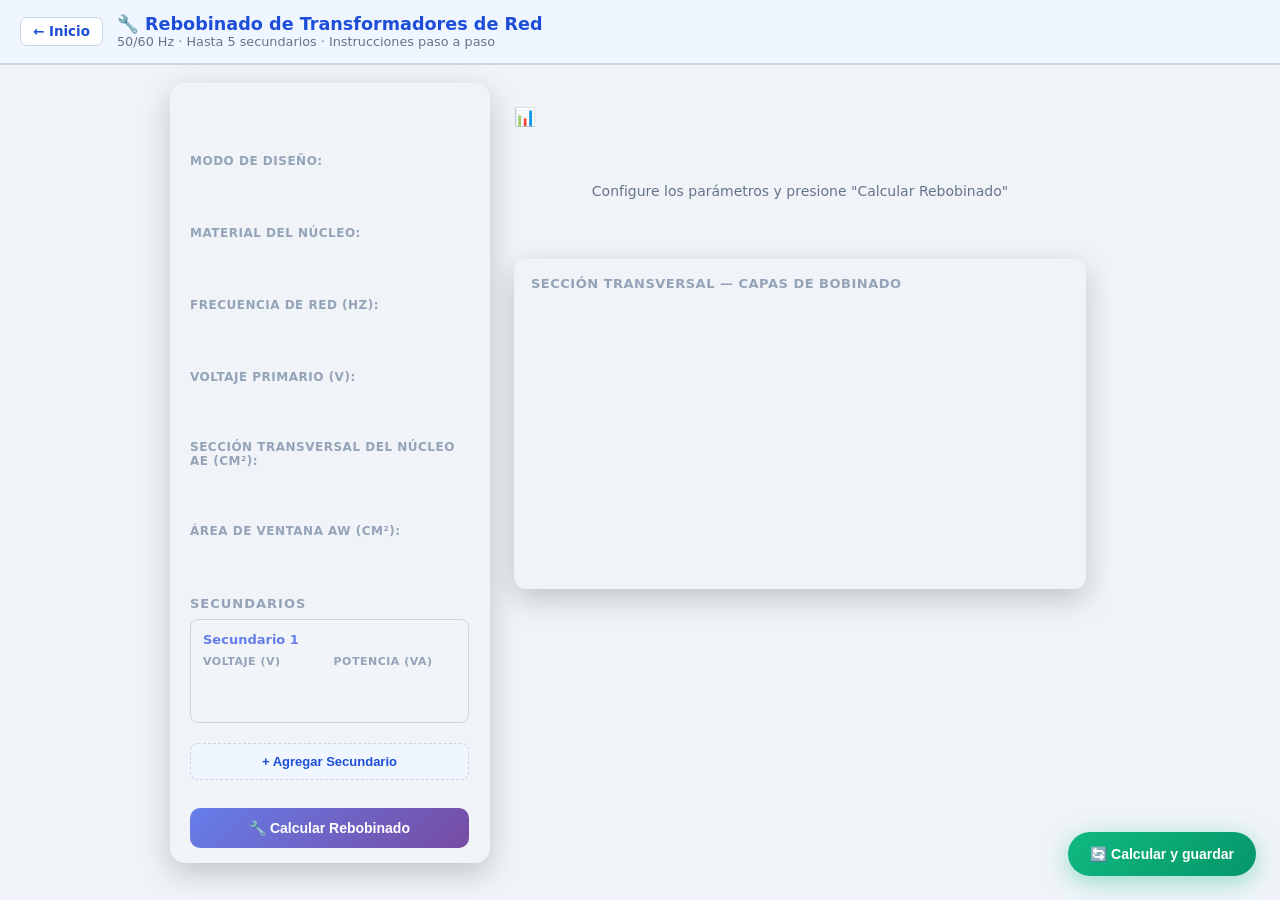
<file: rebobinado.html>
﻿<!DOCTYPE html>
<html lang="es">
<head>
    <meta charset="UTF-8">
    <meta name="viewport" content="width=device-width, initial-scale=1.0">
    <title>Rebobinado de Transformadores — Suite Magnética</title>
    <link rel="stylesheet" href="bobinas.css">
    <link rel="stylesheet" href="styles.css">
    <link rel="stylesheet" href="styles_validation.css">
    <link rel="stylesheet" href="styles_additional.css">
    <link rel="stylesheet" href="styles_modules.css">
    <style>
        body { background: var(--bg); padding: 0; }
        .secondary-row { margin-bottom: 12px; padding: 12px; background: var(--surface2); border-radius: 8px; border: 1px solid var(--border); }
        .secondary-row-header { display: flex; justify-content: space-between; align-items: center; margin-bottom: 8px; font-weight: 600; color: var(--muted); font-size: 13px; }
        .sec-inputs { display: grid; grid-template-columns: 1fr 1fr; gap: 8px; }
        .btn-remove-sec { background: #fff1f2; border: 1px solid #fca5a5; color: var(--red, #ef4444); border-radius: 6px; padding: 3px 10px; cursor: pointer; font-size: 12px; }
        .btn-remove-sec:hover { background: rgba(239,68,68,0.25); }
        .btn-add-output { width: 100%; background: var(--plight); border: 1px dashed var(--border); color: var(--primary); border-radius: 8px; padding: 10px; cursor: pointer; font-size: 13px; margin-top: 8px; }
        .btn-add-output:hover { background: var(--plight); border-color: var(--primary); }
        .btn-add-output:disabled { opacity: 0.4; cursor: default; }
    </style>
</head>
<body>

<div class="page-header">
    <a href="index.html" class="back-btn">← Inicio</a>
    <div>
        <div class="page-title">🔧 Rebobinado de Transformadores de Red</div>
        <div class="page-subtitle">50/60 Hz · Hasta 5 secundarios · Instrucciones paso a paso</div>
    </div>
</div>

<div class="page active" id="page-rewind">
    <div class="main-layout">
        <aside class="panel">
            <div class="panel-header">
                <h2>⚙️ Parámetros de Rebobinado</h2>
            </div>

            <div class="form-group">
                <label for="rwMode">Modo de Diseño:</label>
                <select id="rwMode" onchange="rwToggleMode()">
                    <option value="new">Nuevo diseño (calcular V/vuelta)</option>
                    <option value="rewind">Rebobinar existente (medir V/vuelta)</option>
                </select>
            </div>

            <!-- Campos solo para modo rebobinar -->
            <div id="rwRebobinarFields" style="display:none;">
                <div class="form-group">
                    <label for="rwOriginalV">Voltaje Primario Original (V):</label>
                    <input type="number" id="rwOriginalV" value="220" min="1" step="1">
                </div>
                <div class="form-group">
                    <label for="rwOriginalN">Vueltas Primarias Originales:</label>
                    <input type="number" id="rwOriginalN" value="1000" min="1" step="1">
                </div>
            </div>

            <div class="form-group">
                <label for="rwCoreType">Material del Núcleo:</label>
                <select id="rwCoreType">
                    <option value="silicon_steel" selected>Acero Silicio (laminado)</option>
                    <option value="grain_oriented">Acero Grano Orientado</option>
                    <option value="nanocrystalline">Nanocristalino</option>
                    <option value="amorphous">Amorfo metálico</option>
                </select>
            </div>

            <div class="form-group">
                <label for="rwFreq">Frecuencia de Red (Hz):</label>
                <select id="rwFreq">
                    <option value="50" selected>50 Hz (Europa, Asia, Argentina)</option>
                    <option value="60">60 Hz (EE.UU., Canadá, México)</option>
                </select>
            </div>

            <div class="form-group">
                <label for="rwVprimary">Voltaje Primario (V):</label>
                <input type="number" id="rwVprimary" value="220" min="1" step="1">
            </div>

            <div class="form-group">
                <label for="rwAe">Sección Transversal del Núcleo Ae (cm²):</label>
                <input type="number" id="rwAe" value="4" min="0.1" step="0.1">
            </div>

            <div class="form-group">
                <label for="rwWindowArea">Área de Ventana Aw (cm²):</label>
                <input type="number" id="rwWindowArea" value="6" min="0.1" step="0.1">
            </div>

            <!-- Secundarios dinámicos -->
            <div style="margin-top:16px;">
                <div style="font-size:13px;font-weight:600;color:#94a3b8;margin-bottom:8px;text-transform:uppercase;letter-spacing:1px;">Secundarios</div>

                <div class="secondary-row" id="rwSec1">
                    <div class="secondary-row-header">
                        <span style="color:#667eea;">Secundario 1</span>
                    </div>
                    <div class="sec-inputs">
                        <div class="form-group" style="margin:0">
                            <label style="font-size:11px;">Voltaje (V)</label>
                            <input type="number" id="rwVsec1V" value="12" min="0.1" step="0.1">
                        </div>
                        <div class="form-group" style="margin:0">
                            <label style="font-size:11px;">Potencia (VA)</label>
                            <input type="number" id="rwVsec1P" value="50" min="0.1" step="1">
                        </div>
                    </div>
                </div>

                <div class="secondary-row" id="rwSec2" style="display:none;">
                    <div class="secondary-row-header">
                        <span style="color:#10b981;">Secundario 2</span>
                        <button class="btn-remove-sec" onclick="rwRemoveSecondary(2)">✕ Quitar</button>
                    </div>
                    <div class="sec-inputs">
                        <div class="form-group" style="margin:0">
                            <label style="font-size:11px;">Voltaje (V)</label>
                            <input type="number" id="rwVsec2V" placeholder="ej: 5" min="0.1" step="0.1">
                        </div>
                        <div class="form-group" style="margin:0">
                            <label style="font-size:11px;">Potencia (VA)</label>
                            <input type="number" id="rwVsec2P" placeholder="ej: 25" min="0.1" step="1">
                        </div>
                    </div>
                </div>

                <div class="secondary-row" id="rwSec3" style="display:none;">
                    <div class="secondary-row-header">
                        <span style="color:#f59e0b;">Secundario 3</span>
                        <button class="btn-remove-sec" onclick="rwRemoveSecondary(3)">✕ Quitar</button>
                    </div>
                    <div class="sec-inputs">
                        <div class="form-group" style="margin:0">
                            <label style="font-size:11px;">Voltaje (V)</label>
                            <input type="number" id="rwVsec3V" placeholder="ej: 24" min="0.1" step="0.1">
                        </div>
                        <div class="form-group" style="margin:0">
                            <label style="font-size:11px;">Potencia (VA)</label>
                            <input type="number" id="rwVsec3P" placeholder="ej: 30" min="0.1" step="1">
                        </div>
                    </div>
                </div>

                <div class="secondary-row" id="rwSec4" style="display:none;">
                    <div class="secondary-row-header">
                        <span style="color:#ef4444;">Secundario 4</span>
                        <button class="btn-remove-sec" onclick="rwRemoveSecondary(4)">✕ Quitar</button>
                    </div>
                    <div class="sec-inputs">
                        <div class="form-group" style="margin:0">
                            <label style="font-size:11px;">Voltaje (V)</label>
                            <input type="number" id="rwVsec4V" placeholder="ej: 15" min="0.1" step="0.1">
                        </div>
                        <div class="form-group" style="margin:0">
                            <label style="font-size:11px;">Potencia (VA)</label>
                            <input type="number" id="rwVsec4P" placeholder="ej: 20" min="0.1" step="1">
                        </div>
                    </div>
                </div>

                <div class="secondary-row" id="rwSec5" style="display:none;">
                    <div class="secondary-row-header">
                        <span style="color:#8b5cf6;">Secundario 5</span>
                        <button class="btn-remove-sec" onclick="rwRemoveSecondary(5)">✕ Quitar</button>
                    </div>
                    <div class="sec-inputs">
                        <div class="form-group" style="margin:0">
                            <label style="font-size:11px;">Voltaje (V)</label>
                            <input type="number" id="rwVsec5V" placeholder="ej: 9" min="0.1" step="0.1">
                        </div>
                        <div class="form-group" style="margin:0">
                            <label style="font-size:11px;">Potencia (VA)</label>
                            <input type="number" id="rwVsec5P" placeholder="ej: 15" min="0.1" step="1">
                        </div>
                    </div>
                </div>

                <button class="btn-add-output" id="rwAddSecBtn" onclick="rwAddSecondary()">
                    + Agregar Secundario
                </button>
            </div>

            <button class="btn-primary" onclick="calculateRewind()" style="margin-top:16px;">
                🔧 Calcular Rebobinado
            </button>
            <a href="exportar.html" class="btn-secondary" style="display:block;margin-top:8px;text-align:center;text-decoration:none;padding:10px;">
                💾 Ver diseños guardados
            </a>
        </aside>

        <main class="results-area">
            <div class="results-header">
                <h2>📊 Resultados del Rebobinado</h2>
            </div>
            <div id="rwResults" class="result-container">
                <p class="placeholder-text">Configure los parámetros y presione "Calcular Rebobinado"</p>
            </div>
            <div class="canvas-container" style="margin-top:20px;">
                <h3>Sección Transversal — Capas de Bobinado</h3>
                <canvas id="rwCanvas"></canvas>
            </div>
        </main>
    </div>
</div>

<script src="dialog.js" defer></script>
<script src="data.js" defer></script>
<script src="calculations.js" defer></script>
<script src="val.js" defer></script>
<script src="graphics.js" defer></script>
<script src="rewind.js" defer></script>
<script src="export.js" defer></script>
<script src="main.js" defer></script>
</body>
</html>
</file>
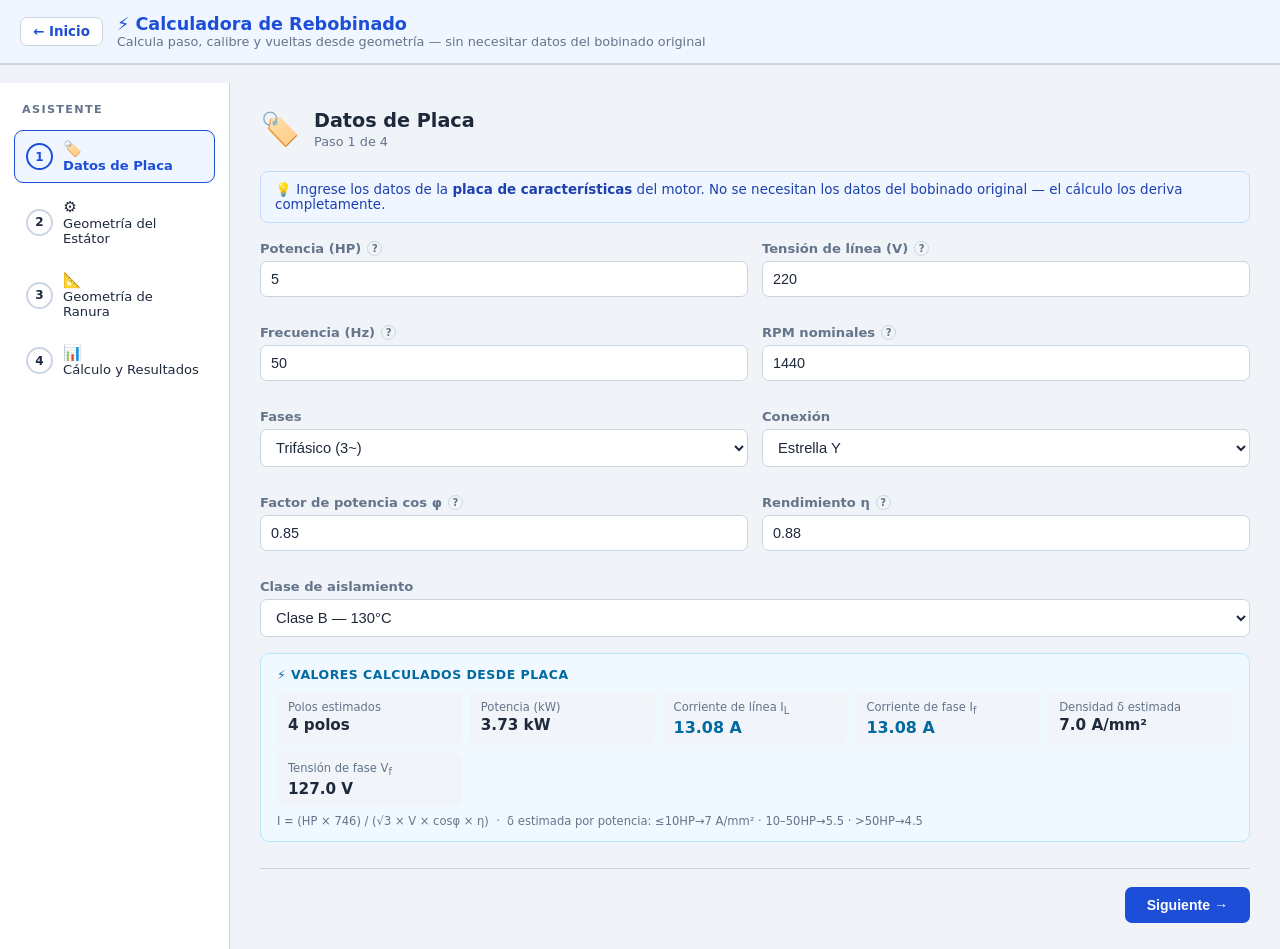
<file: rebomotor.html>
<!DOCTYPE html>
<html lang="es">
<head>
    <meta charset="UTF-8">
    <meta name="viewport" content="width=device-width, initial-scale=1.0">
    <title>Rebobinado de Motores — Calculadora</title>
    <link rel="stylesheet" href="bobinas.css">
    <style>
        /* Variables adicionales de rebomotor (sobre bobinas.css) */
        :root {
            --bg2:   #f8fafc;
            --bg3:   #f1f5f9;
            --acc:   var(--primary);
            --acc2:  #7c3aed;
            --cyan:  #0891b2;
            --purple:#7c3aed;
        }
        body { padding: 0; min-height: 100vh; }

        /* ─── Header ──────────────────────────────────────────────────────────── */
        .rm-header {
            background: var(--plight);
            border-bottom: 2px solid var(--border);
            padding: 14px 24px;
            display: flex; align-items: center; gap: 16px;
        }
        .rm-header-back { color: var(--primary); text-decoration: none; font-size: .9rem; font-weight: 600; transition: opacity .2s; }
        .rm-header-back:hover { opacity: .75; }
        .rm-header-title { font-size: 1.3rem; font-weight: 700; color: var(--primary); }
        .rm-header-sub   { font-size: .8rem; color: var(--muted); margin-top: 2px; }

        /* ─── Layout ────────────────────────────────────────────────────────── */
        .rm-layout { display: grid; grid-template-columns: 230px 1fr; min-height: calc(100vh - 62px); }

        /* ─── Sidebar ───────────────────────────────────────────────────────── */
        .rm-sidebar { background: var(--card); border-right: 1px solid var(--border); padding: 20px 14px; display: flex; flex-direction: column; gap: 6px; }
        .rm-sidebar-title { font-size: .7rem; font-weight: 700; letter-spacing: .12em; color: var(--muted); text-transform: uppercase; padding: 0 8px; margin-bottom: 8px; }
        #rm-pasos { display: flex; flex-direction: column; gap: 5px; }
        .rm-paso-item { display: flex; align-items: center; gap: 10px; padding: 9px 11px; border-radius: 9px; cursor: pointer; transition: all .2s; border: 1px solid transparent; }
        .rm-paso-item:hover  { background: var(--plight); border-color: var(--border); }
        .rm-paso-item.activo { background: var(--plight); border-color: var(--primary); }
        .rm-paso-item.completado .rm-paso-num { background: var(--green); border-color: var(--green); color: #fff; }
        .rm-paso-num { width: 27px; height: 27px; border-radius: 50%; border: 2px solid var(--border); display: flex; align-items: center; justify-content: center; font-size: .75rem; font-weight: 700; flex-shrink: 0; transition: all .2s; }
        .rm-paso-item.activo .rm-paso-num { border-color: var(--primary); color: var(--primary); }
        .rm-paso-icon  { font-size: .95rem; }
        .rm-paso-label { font-size: .82rem; color: var(--text); }
        .rm-paso-item.activo .rm-paso-label { color: var(--primary); font-weight: 600; }

        /* ─── Main ──────────────────────────────────────────────────────────── */
        .rm-main { padding: 26px 30px; overflow-y: auto; background: var(--bg); }

        /* ─── Formulario ────────────────────────────────────────────────────── */
        .rm-form-header { display: flex; align-items: center; gap: 14px; margin-bottom: 22px; }
        .rm-form-icon  { font-size: 2rem; }
        .rm-form-title { font-size: 1.2rem; font-weight: 700; color: var(--text); }
        .rm-form-sub   { font-size: .8rem; color: var(--muted); margin-top: 2px; }

        .rm-tip { background: var(--plight); border: 1px solid #bfdbfe; border-radius: 8px; padding: 10px 14px; font-size: .84rem; color: #1e40af; margin-bottom: 18px; }
        .rm-tip-info { background: #faf5ff; border-color: #d8b4fe; color: #6b21a8; }
        .rm-tip-ok   { background: #f0fdf4; border-color: #86efac; color: #14532d; }

        .rm-fg2   { display: grid; grid-template-columns: 1fr 1fr; gap: 14px; margin-bottom: 14px; }
        .rm-field { display: flex; flex-direction: column; gap: 5px; margin-bottom: 14px; }
        .rm-field label { font-size: .82rem; font-weight: 600; color: var(--muted); display: flex; align-items: center; gap: 6px; }
        .rm-hint  { display: inline-flex; align-items: center; justify-content: center; width: 15px; height: 15px; border-radius: 50%; background: var(--surface2); border: 1px solid var(--border); font-size: 10px; color: var(--muted); cursor: help; }
        .rm-input { background: #fff; border: 1px solid var(--border); border-radius: 7px; padding: 9px 11px; color: var(--text); font-size: .92rem; transition: border-color .2s; width: 100%; }
        .rm-input:focus { outline: none; border-color: var(--primary); }

        /* Nav buttons */
        .rm-nav-btns { display: flex; justify-content: space-between; align-items: center; margin-top: 26px; padding-top: 18px; border-top: 1px solid var(--border); }
        .rm-btn { padding: 10px 22px; border-radius: 7px; border: none; font-weight: 600; font-size: .88rem; cursor: pointer; transition: all .2s; }
        .rm-btn-pri  { background: var(--primary); color: #fff; }
        .rm-btn-pri:hover  { background: #1e40af; }
        .rm-btn-sec  { background: var(--surface2); color: var(--text); border: 1px solid var(--border); }
        .rm-btn-sec:hover  { border-color: var(--primary); }
        .rm-btn-calc { background: linear-gradient(135deg, var(--primary), #7c3aed); color: #fff; padding: 12px 30px; font-size: .95rem; }
        .rm-btn-calc:hover { opacity: .9; }

        /* ─── Panel NEMA ────────────────────────────────────────────────────── */
        .rm-nema-panel { background: var(--plight); border: 1px solid #bfdbfe; border-radius: 10px; padding: 14px 16px; margin-bottom: 18px; }
        .rm-nema-title { font-size: .82rem; font-weight: 700; color: var(--primary); margin-bottom: 10px; }
        .rm-nema-row   { display: flex; gap: 10px; align-items: flex-end; flex-wrap: wrap; }
        .rm-btn-nema   { padding: 9px 17px; background: var(--primary); color: #fff; border: none; border-radius: 7px; font-size: .84rem; font-weight: 700; cursor: pointer; white-space: nowrap; flex-shrink: 0; transition: background .2s; }
        .rm-btn-nema:hover { background: #1e40af; }
        .rm-nema-info    { margin-top: 8px; padding: 7px 10px; border-radius: 6px; font-size: .78rem; line-height: 1.6; background: #f0fdf4; border: 1px solid #86efac; color: #14532d; }
        .rm-nema-info-ok { padding: 8px 12px; border-radius: 6px; font-size: .80rem; background: #f0fdf4; border: 1px solid #86efac; color: #14532d; margin-bottom: 12px; }

        /* ─── Tabla conexionado NEMA ────────────────────────────────────────── */
        .rm-nema-conn-wrap { margin-top: 4px; }
        .rm-conn-table { width: 100%; border-collapse: collapse; font-size: .82rem; margin-top: 4px; }
        .rm-conn-table th { background: var(--plight); padding: 7px 10px; text-align: left; color: var(--primary); font-size: .78rem; border: 1px solid var(--border); }
        .rm-conn-table td { padding: 8px 10px; border: 1px solid var(--border); font-family: monospace; font-size: .85rem; color: var(--text); background: var(--surface2); }
        .rm-nema-marcado  { margin-top: 8px; font-size: .75rem; color: var(--muted); line-height: 1.8; padding: 6px 10px; background: var(--surface2); border-radius: 6px; border: 1px solid var(--border); }

        /* ─── Bav calculator ────────────────────────────────────────────────── */
        .rm-bav-row  { display: flex; gap: 8px; align-items: stretch; }
        .rm-bav-input{ flex: 1; }
        .rm-btn-bav  { padding: 0 15px; background: var(--primary); color: #fff; border: none; border-radius: 7px; font-size: .82rem; font-weight: 600; cursor: pointer; white-space: nowrap; transition: background .2s; }
        .rm-btn-bav:hover { background: #1e40af; }
        .rm-bav-info { margin-top: 6px; padding: 7px 10px; border-radius: 6px; font-size: .78rem; line-height: 1.5; }
        .rm-bav-ok   { background: #f0fdf4; border: 1px solid #86efac; color: #14532d; }
        .rm-bav-warn { background: #fefce8; border: 1px solid #fde047; color: #713f12; }

        /* ─── Slot diagram ──────────────────────────────────────────────────── */
        .rm-slot-diagram { float: right; margin: 0 0 16px 20px; }

        /* ─── Resumen de datos ──────────────────────────────────────────────── */
        .rm-resumen-datos { background: var(--surface2); border: 1px solid var(--border); border-radius: 10px; padding: 15px; }
        .rm-res-fila { display: flex; justify-content: space-between; padding: 7px 0; border-bottom: 1px solid var(--border); font-size: .87rem; }
        .rm-res-fila:last-child { border-bottom: none; }
        .rm-res-fila span { color: var(--muted); }

        /* ─── Cards de resultados ───────────────────────────────────────────── */
        #rm-resultados-wrap { margin-top: 28px; }
        #rm-resultados-wrap.hidden { display: none; }
        .rm-res-grid { display: grid; grid-template-columns: repeat(auto-fill, minmax(320px, 1fr)); gap: 14px; }
        .rm-card { background: var(--card); border: 1px solid var(--border); border-radius: 11px; padding: 16px; }
        .rm-card-blue   { border-left: 3px solid #1d4ed8; }
        .rm-card-purple { border-left: 3px solid #7c3aed; }
        .rm-card-green  { border-left: 3px solid #16a34a; }
        .rm-card-orange { border-left: 3px solid #ea580c; }
        .rm-card-cyan   { border-left: 3px solid #0891b2; }
        .rm-card-red    { border-left: 3px solid #dc2626; }
        .rm-card-title  { font-size: .88rem; font-weight: 700; color: var(--text); margin-bottom: 11px; padding-bottom: 8px; border-bottom: 1px solid var(--border); }

        .rm-table { width: 100%; border-collapse: collapse; font-size: .82rem; }
        .rm-table tr { border-bottom: 1px solid var(--border); }
        .rm-table tr:last-child { border-bottom: none; }
        .rm-table td { padding: 6px 4px; }
        .rm-table td:first-child { color: var(--muted); width: 55%; }
        .rm-table td:last-child  { text-align: right; font-weight: 600; }
        .rm-table tr.rm-highlight { background: var(--plight); }
        .rm-table tr.rm-highlight td:first-child { color: var(--primary); }

        /* Panel preview datos de placa */
        .rm-prev-item { background: var(--surface2); border-radius: 7px; padding: 8px 11px; display: flex; flex-direction: column; gap: 2px; }
        .rm-prev-lbl  { font-size: .72rem; color: var(--muted); }
        .rm-prev-val  { font-size: .95rem; color: var(--text); font-weight: 600; }

        /* Alertas */
        .rm-alerta      { background: #fefce8; border: 1px solid #fde047; border-radius: 8px; padding: 10px 14px; font-size: .83rem; color: #713f12; margin-bottom: 8px; }
        .rm-alerta-warn { background: #fefce8; border-color: #fde047; color: #713f12; }
        .rm-alerta-info { background: var(--plight); border-color: #bfdbfe; color: #1e40af; }
        .rm-alerta.rm-ok{ background: #f0fdf4; border-color: #86efac; color: #14532d; }

        /* Tabla de ranuras */
        .rm-slot-table { border-collapse: collapse; font-size: .78rem; min-width: 100%; }
        .rm-slot-table th { background: var(--plight); padding: 4px 6px; font-size: .72rem; text-align: center; color: var(--primary); border-bottom: 1px solid var(--border); }
        .rm-slot-table td { padding: 4px 3px; min-width: 32px; }

        /* Protocolo */
        .rm-protocolo { list-style: none; counter-reset: proto; }
        .rm-protocolo li { counter-increment: proto; position: relative; padding: 10px 10px 10px 44px; border-bottom: 1px solid var(--border); font-size: .84rem; line-height: 1.6; color: var(--text); }
        .rm-protocolo li::before { content: counter(proto); position: absolute; left: 0; top: 10px; width: 28px; height: 28px; background: var(--plight); border: 1px solid var(--primary); border-radius: 50%; display: flex; align-items: center; justify-content: center; font-size: .75rem; font-weight: 700; color: var(--primary); }
        .rm-protocolo li:last-child { border-bottom: none; }

        /* Results title */
        .rm-results-title { font-size: 1.3rem; font-weight: 700; color: var(--primary); margin-bottom: 18px; padding-bottom: 10px; border-bottom: 2px solid var(--border); }

        /* Responsive */
        @media (max-width: 800px) {
            .rm-layout { grid-template-columns: 1fr; }
            .rm-sidebar { flex-direction: row; flex-wrap: wrap; border-right: none; border-bottom: 1px solid var(--border); padding: 10px; }
            #rm-pasos { flex-direction: row; flex-wrap: wrap; }
            .rm-main { padding: 14px; }
            .rm-fg2  { grid-template-columns: 1fr; }
        }
    </style>
</head>
<body>

<div class="page-header">
    <a href="index.html" class="back-btn">← Inicio</a>
    <div>
        <div class="page-title">⚡ Calculadora de Rebobinado</div>
        <div class="page-subtitle">Calcula paso, calibre y vueltas desde geometría — sin necesitar datos del bobinado original</div>
    </div>
</div>

<!-- ── Layout ──────────────────────────────────────────────────────────────── -->
<div class="rm-layout">

    <!-- SIDEBAR -->
    <aside class="rm-sidebar">
        <div class="rm-sidebar-title">Asistente</div>
        <div id="rm-pasos"><!-- JS --></div>
    </aside>

    <!-- MAIN -->
    <main class="rm-main">
        <!-- Formulario paso a paso -->
        <div id="rm-formulario"><!-- JS --></div>

        <!-- Resultados (hidden hasta calcular) -->
        <div id="rm-resultados-wrap" class="hidden">
            <div class="rm-results-title">📊 Resultados del Cálculo</div>
            <div id="rm-resultados"><!-- JS --></div>
        </div>
    </main>

</div>

<script src="rebomotor.js" defer></script>
</body>
</html>
</file>
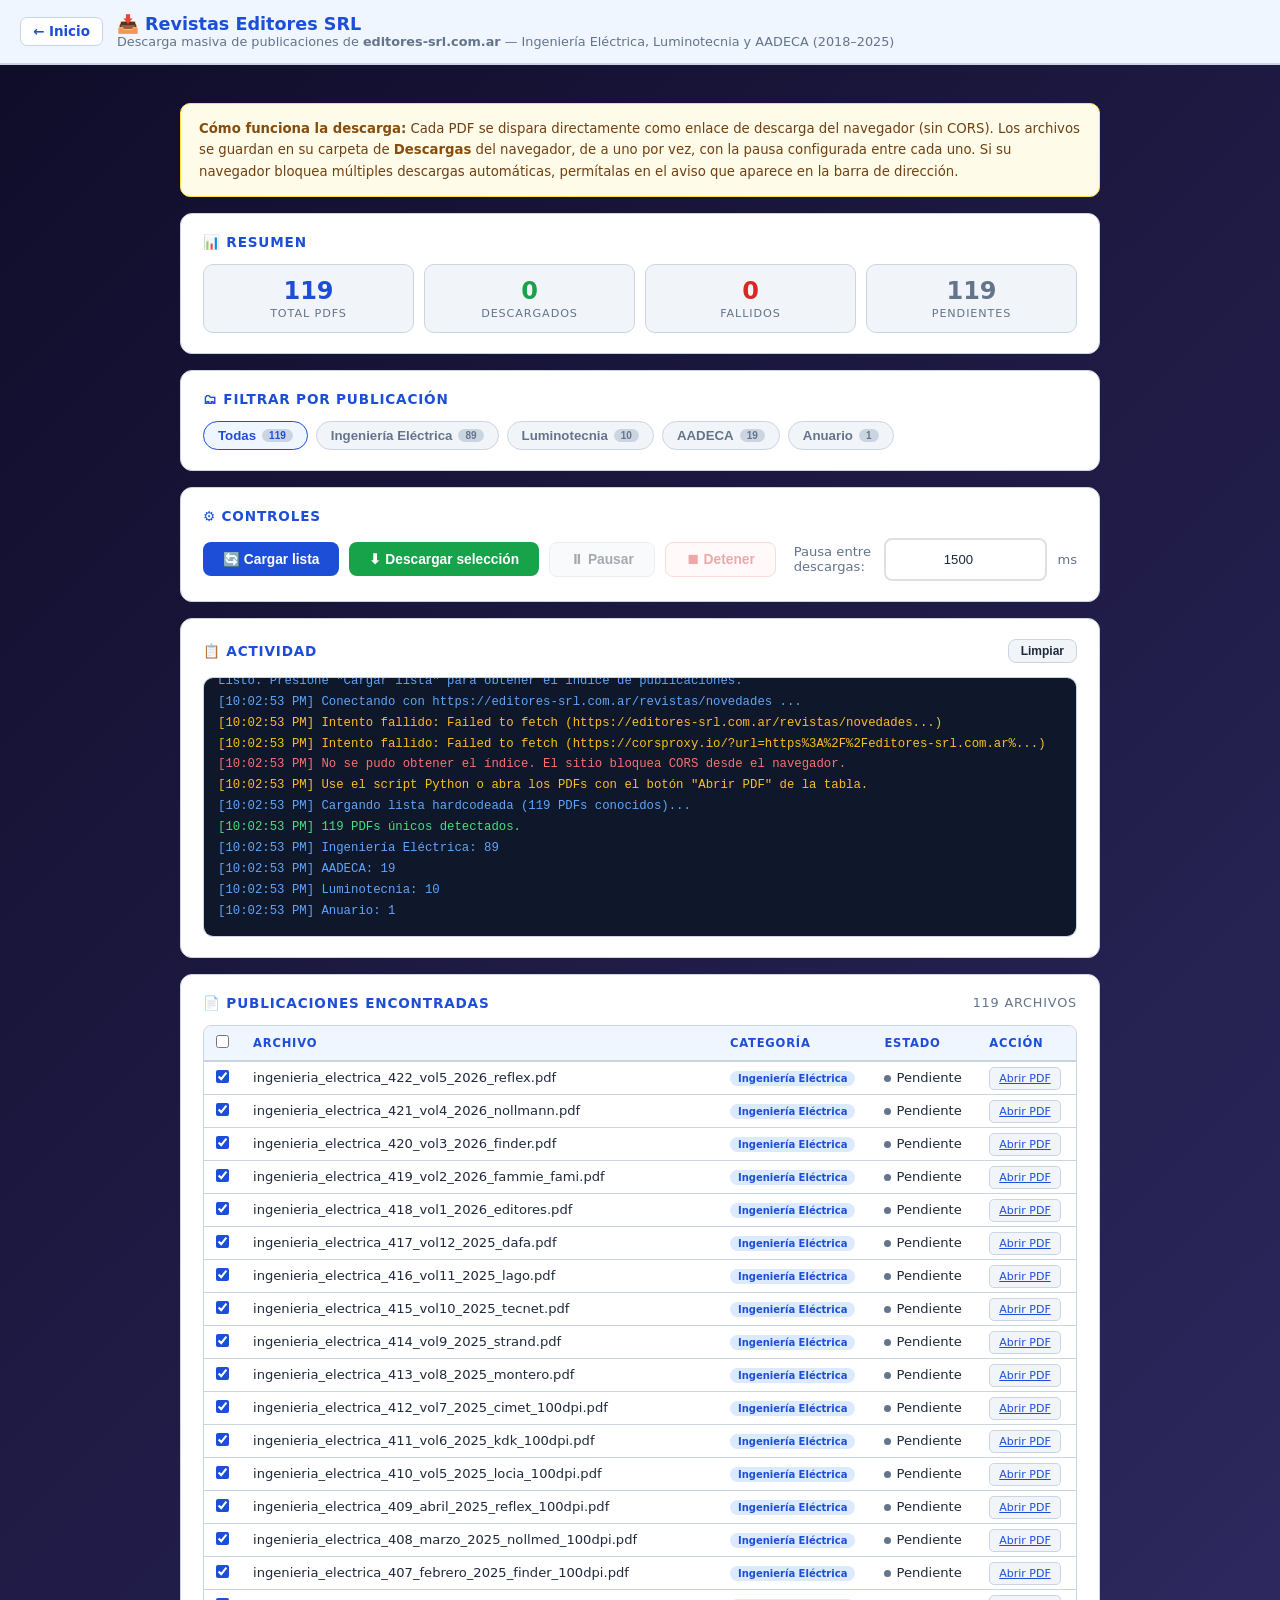
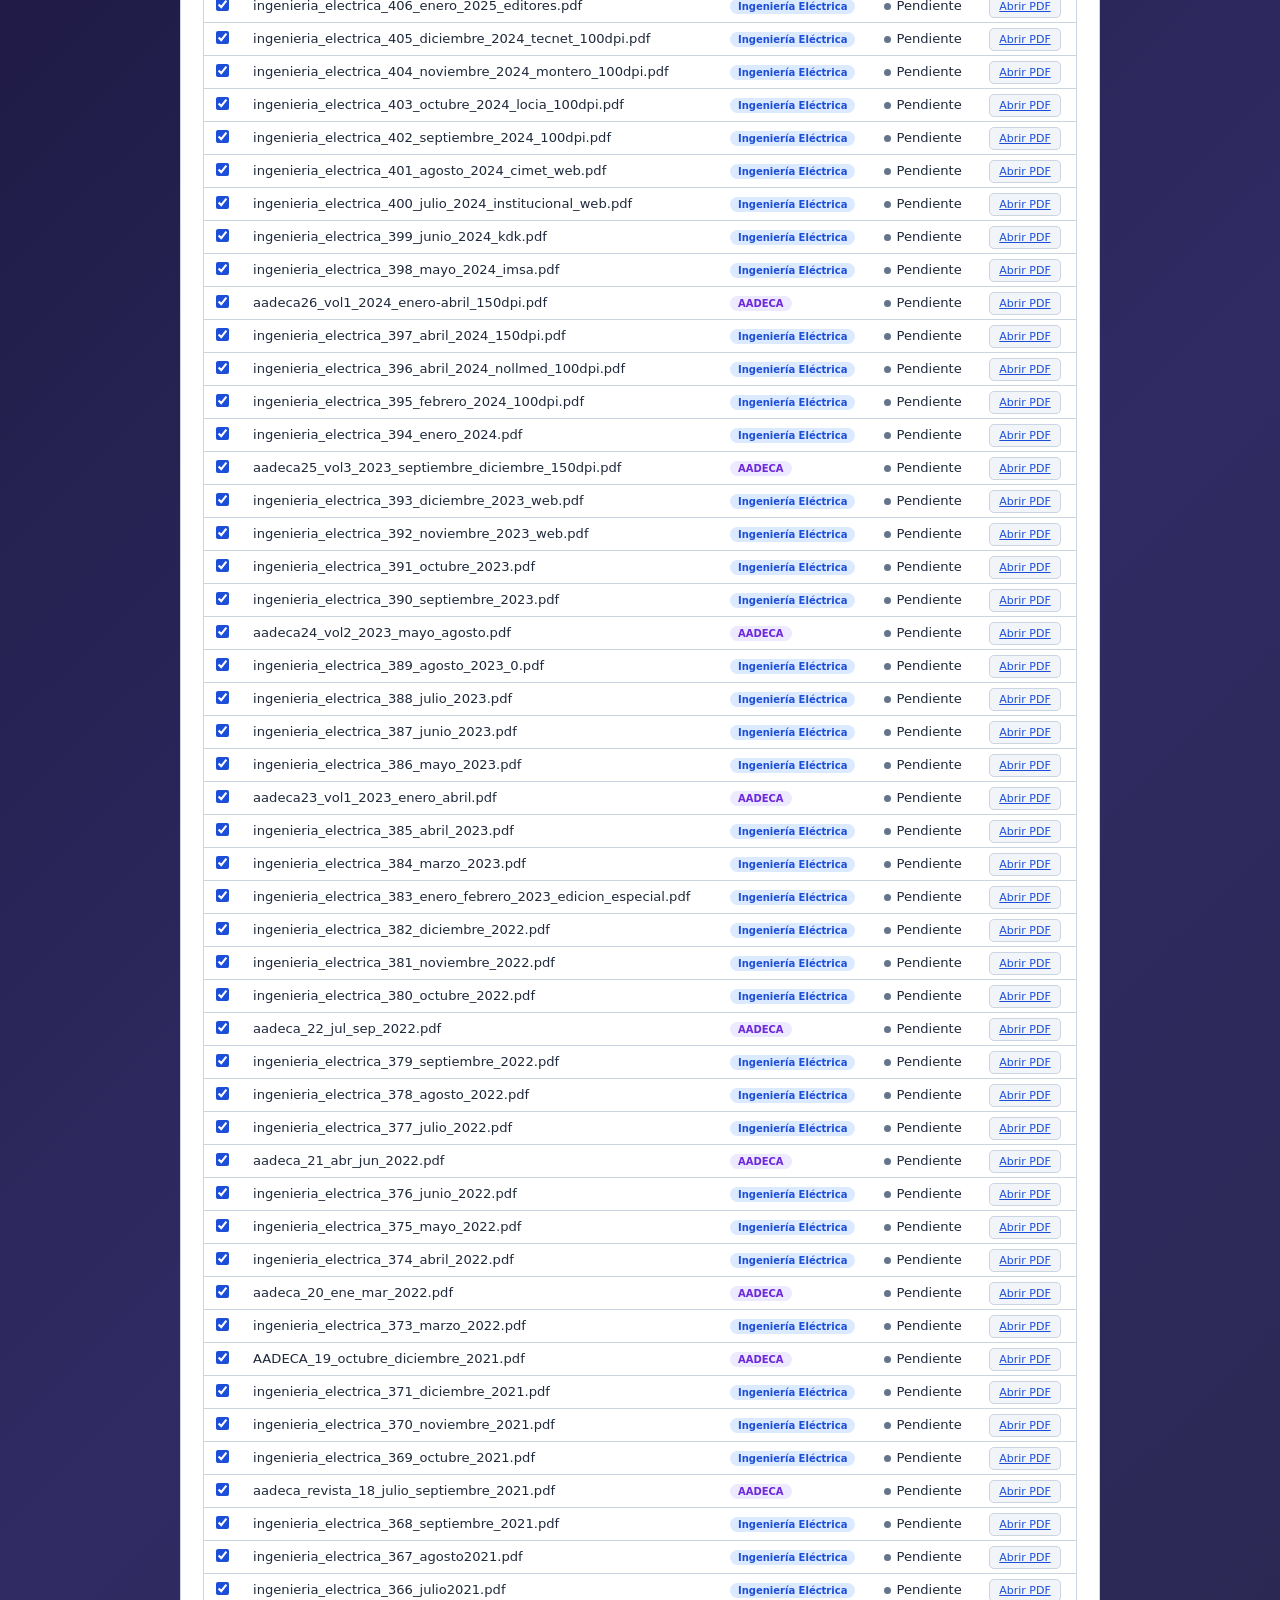
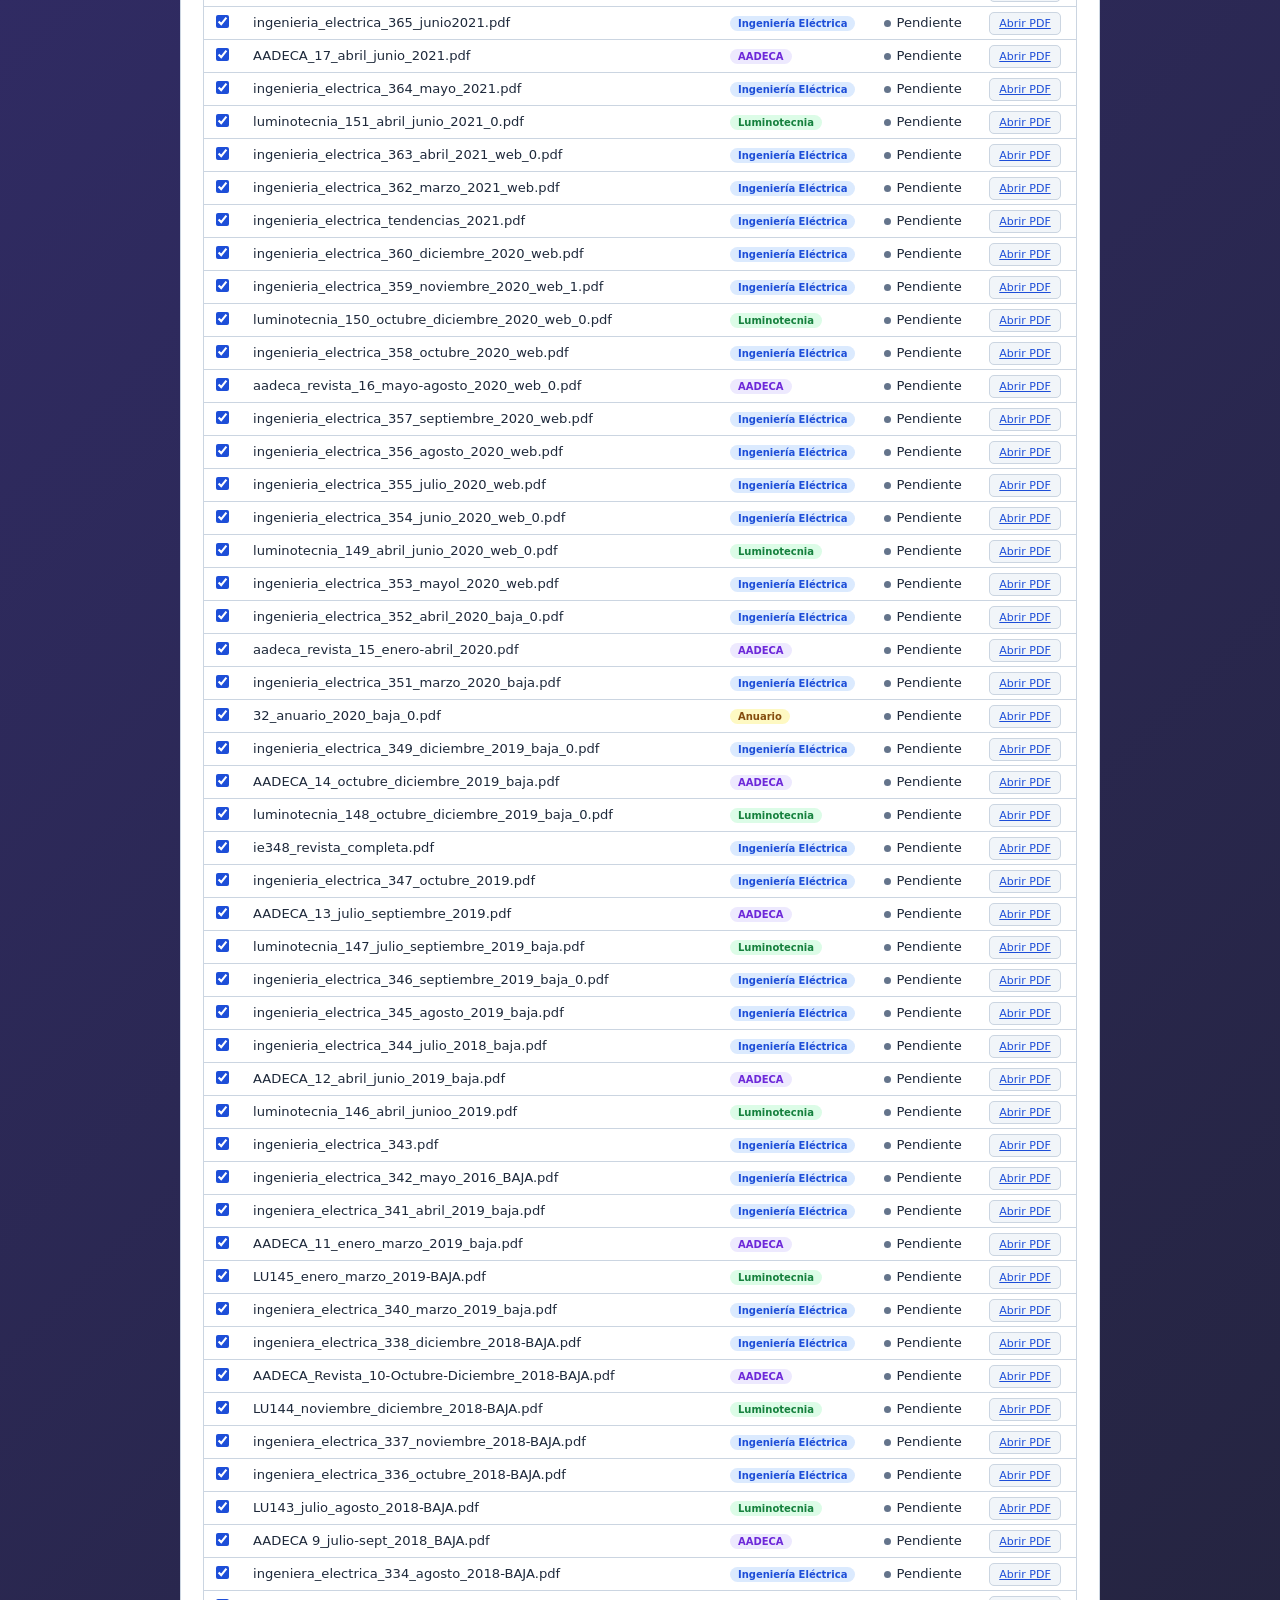
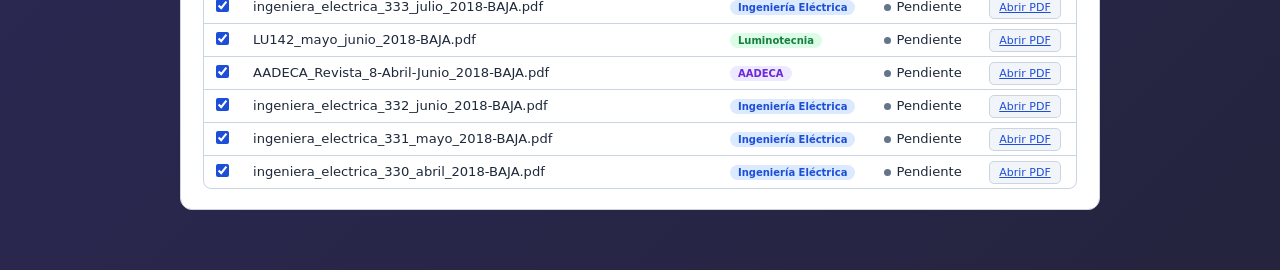
<file: scraper.html>
<!DOCTYPE html>
<html lang="es">
<head>
<meta charset="UTF-8">
<meta name="viewport" content="width=device-width, initial-scale=1.0">
<title>Descargador de Revistas — Editores SRL</title>
<link rel="stylesheet" href="bobinas.css">
<link rel="stylesheet" href="styles.css">
<link rel="stylesheet" href="styles_validation.css">
<link rel="stylesheet" href="styles_additional.css">
<link rel="stylesheet" href="styles_modules.css">
<style>
body { padding: 0; }

/* ── Header ──────────────────────────────────────────────────────────────── */
.sc-header { background: var(--plight); border-bottom: 2px solid var(--border); padding: 14px 24px; display: flex; align-items: center; gap: 16px; }
.sc-title   { font-size: 1.25rem; font-weight: 700; color: var(--primary); }
.sc-sub     { font-size: .8rem; color: var(--muted); margin-top: 2px; }

/* ── Main container ──────────────────────────────────────────────────────── */
.sc-wrap { max-width: 960px; margin: 0 auto; padding: 20px 20px 60px; display: flex; flex-direction: column; gap: 16px; }

/* ── Card ────────────────────────────────────────────────────────────────── */
.sc-card { background: var(--card); border: 1px solid var(--border); border-radius: 12px; padding: 20px 22px; }
.sc-card-title { font-size: .85rem; font-weight: 700; color: var(--primary); margin-bottom: 14px; display: flex; align-items: center; gap: 8px; text-transform: uppercase; letter-spacing: .06em; }

/* ── Filtros ─────────────────────────────────────────────────────────────── */
.sc-filters { display: flex; flex-wrap: wrap; gap: 8px; }
.sc-filter-btn { padding: 6px 14px; border-radius: 20px; border: 1px solid var(--border); background: var(--surface2); color: var(--muted); font-size: .83rem; font-weight: 600; cursor: pointer; transition: all .2s; display: flex; align-items: center; gap: 6px; }
.sc-filter-btn:hover { border-color: var(--primary); color: var(--primary); }
.sc-filter-btn.active { background: var(--plight); border-color: var(--primary); color: var(--primary); }
.sc-count { background: var(--border); border-radius: 10px; padding: 1px 7px; font-size: 10px; }

/* ── Stats ───────────────────────────────────────────────────────────────── */
.sc-stats { display: grid; grid-template-columns: repeat(4, 1fr); gap: 10px; }
.sc-stat  { background: var(--surface2); border: 1px solid var(--border); border-radius: 10px; padding: 12px 14px; text-align: center; }
.sc-stat-val { font-size: 1.5rem; font-weight: 800; color: var(--primary); font-variant-numeric: tabular-nums; }
.sc-stat-lbl { font-size: .7rem; color: var(--muted); text-transform: uppercase; letter-spacing: .08em; margin-top: 2px; }

/* ── Progreso ────────────────────────────────────────────────────────────── */
.sc-progress-wrap { display: none; }
.sc-progress-wrap.visible { display: block; }
.sc-progress-bar-bg { height: 8px; background: var(--border); border-radius: 4px; overflow: hidden; margin-bottom: 8px; }
.sc-progress-bar { height: 100%; background: linear-gradient(90deg, var(--primary), #7c3aed); border-radius: 4px; width: 0%; transition: width .3s; }
.sc-progress-info { display: flex; justify-content: space-between; font-size: .8rem; color: var(--muted); }

/* ── Botones ─────────────────────────────────────────────────────────────── */
.sc-actions { display: flex; flex-wrap: wrap; gap: 10px; align-items: center; }
.sc-btn { padding: 9px 20px; border-radius: 8px; border: none; font-weight: 700; font-size: .86rem; cursor: pointer; transition: all .2s; display: flex; align-items: center; gap: 7px; }
.sc-btn:disabled { opacity: .4; cursor: not-allowed; }
.sc-btn-primary { background: var(--primary); color: #fff; }
.sc-btn-primary:not(:disabled):hover { background: #1e40af; }
.sc-btn-green   { background: var(--green); color: #fff; }
.sc-btn-green:not(:disabled):hover { background: #15803d; }
.sc-btn-danger  { background: #fff1f2; border: 1px solid #fca5a5; color: var(--red); }
.sc-btn-danger:not(:disabled):hover { background: #fee2e2; }
.sc-btn-ghost   { background: var(--surface2); border: 1px solid var(--border); color: var(--text); }
.sc-btn-ghost:not(:disabled):hover { border-color: var(--primary); }

.sc-delay-row { display: flex; align-items: center; gap: 10px; margin-left: auto; font-size: .82rem; color: var(--muted); }
.sc-delay-input { width: 70px; padding: 7px 10px; background: #fff; border: 1px solid var(--border); border-radius: 7px; color: var(--text); font-size: .85rem; text-align: center; }
.sc-delay-input:focus { outline: none; border-color: var(--primary); }

/* ── Log ─────────────────────────────────────────────────────────────────── */
.sc-log { background: #0f172a; border: 1px solid var(--border); border-radius: 10px; padding: 14px; height: 260px; overflow-y: auto; font-family: 'Consolas', 'Cascadia Code', monospace; font-size: .77rem; line-height: 1.7; }
.sc-log::-webkit-scrollbar { width: 4px; }
.sc-log::-webkit-scrollbar-thumb { background: var(--border); border-radius: 2px; }
.log-ok   { color: #4ade80; }
.log-fail { color: #f87171; }
.log-skip { color: #94a3b8; }
.log-info { color: #60a5fa; }
.log-warn { color: #fbbf24; }

/* ── Tabla ───────────────────────────────────────────────────────────────── */
.sc-table-wrap { overflow-x: auto; border-radius: 8px; border: 1px solid var(--border); }
.sc-table { width: 100%; border-collapse: collapse; font-size: .82rem; }
.sc-table thead tr { background: var(--plight); border-bottom: 2px solid var(--border); }
.sc-table th { padding: 9px 12px; text-align: left; font-size: .72rem; font-weight: 700; letter-spacing: .07em; text-transform: uppercase; color: var(--primary); white-space: nowrap; }
.sc-table td { padding: 8px 12px; border-bottom: 1px solid var(--border); vertical-align: middle; color: var(--text); }
.sc-table tr:last-child td { border-bottom: none; }
.sc-table tr:hover td { background: var(--surface2); }

.sc-name { word-break: break-all; color: var(--text); }
.sc-cat-badge { display: inline-block; padding: 2px 8px; border-radius: 10px; font-size: 10px; font-weight: 700; white-space: nowrap; }
.cat-IE { background: #dbeafe; color: #1d4ed8; }
.cat-LU { background: #dcfce7; color: #15803d; }
.cat-AA { background: #ede9fe; color: #6d28d9; }
.cat-AN { background: #fef9c3; color: #854d0e; }

.sc-status-dot { width: 7px; height: 7px; border-radius: 50%; display: inline-block; margin-right: 5px; }
.dot-pending  { background: var(--muted); }
.dot-progress { background: var(--primary); animation: pulse 1s infinite; }
.dot-ok       { background: var(--green); }
.dot-fail     { background: var(--red); }
.dot-skip     { background: var(--orange); }
@keyframes pulse { 0%,100% { opacity:1; } 50% { opacity:.4; } }

.sc-dl-btn { padding: 4px 9px; border-radius: 5px; border: 1px solid var(--border); background: var(--surface2); color: var(--primary); font-size: 11px; cursor: pointer; transition: all .15s; white-space: nowrap; }
.sc-dl-btn:hover { background: var(--plight); border-color: var(--primary); }

/* ── Aviso CORS ──────────────────────────────────────────────────────────── */
.sc-cors-notice { background: #fefce8; border: 1px solid #fde047; border-radius: 10px; padding: 14px 18px; font-size: .83rem; color: #713f12; line-height: 1.6; }
.sc-cors-notice b { color: #854d0e; }
.sc-cors-notice ul { margin: 8px 0 0 18px; }
.sc-cors-notice a { color: var(--primary); }

/* ── Responsive ──────────────────────────────────────────────────────────── */
@media (max-width: 640px) {
    .sc-stats   { grid-template-columns: repeat(2, 1fr); }
    .sc-actions { flex-direction: column; align-items: stretch; }
    .sc-delay-row { margin-left: 0; }
    .sc-card    { padding: 14px; }
}
</style>
</head>
<body>

<div class="page-header">
    <a href="index.html" class="back-btn">← Inicio</a>
    <div>
        <div class="page-title">📥 Revistas Editores SRL</div>
        <div class="page-subtitle">Descarga masiva de publicaciones de <strong>editores-srl.com.ar</strong> — Ingeniería Eléctrica, Luminotecnia y AADECA (2018–2025)</div>
    </div>
</div>

<div class="sc-wrap">

    <!-- ── AVISO ──────────────────────────────────────────────────────────── -->
    <div class="sc-cors-notice" id="corsNotice">
        <b>Cómo funciona la descarga:</b>
        Cada PDF se dispara directamente como enlace de descarga del navegador (sin CORS).
        Los archivos se guardan en su carpeta de <b>Descargas</b> del navegador, de a uno por vez,
        con la pausa configurada entre cada uno. Si su navegador bloquea múltiples descargas automáticas,
        permítalas en el aviso que aparece en la barra de dirección.
    </div>

    <!-- ── ESTADISTICAS ───────────────────────────────────────────────────── -->
    <div class="sc-card">
        <div class="sc-card-title">📊 Resumen</div>
        <div class="sc-stats">
            <div class="sc-stat">
                <div class="sc-stat-val" id="statTotal">—</div>
                <div class="sc-stat-lbl">Total PDFs</div>
            </div>
            <div class="sc-stat">
                <div class="sc-stat-val" style="color:var(--green)" id="statOk">0</div>
                <div class="sc-stat-lbl">Descargados</div>
            </div>
            <div class="sc-stat">
                <div class="sc-stat-val" style="color:var(--red)" id="statFail">0</div>
                <div class="sc-stat-lbl">Fallidos</div>
            </div>
            <div class="sc-stat">
                <div class="sc-stat-val" style="color:var(--muted)" id="statPending">—</div>
                <div class="sc-stat-lbl">Pendientes</div>
            </div>
        </div>
    </div>

    <!-- ── FILTROS ─────────────────────────────────────────────────────────── -->
    <div class="sc-card">
        <div class="sc-card-title">🗂 Filtrar por publicación</div>
        <div class="sc-filters" id="scFilters">
            <button class="sc-filter-btn active" data-cat="ALL" onclick="setFilter('ALL',this)">
                Todas <span class="sc-count" id="countAll">—</span>
            </button>
            <button class="sc-filter-btn" data-cat="IE" onclick="setFilter('IE',this)">
                Ingeniería Eléctrica <span class="sc-count" id="countIE">—</span>
            </button>
            <button class="sc-filter-btn" data-cat="LU" onclick="setFilter('LU',this)">
                Luminotecnia <span class="sc-count" id="countLU">—</span>
            </button>
            <button class="sc-filter-btn" data-cat="AA" onclick="setFilter('AA',this)">
                AADECA <span class="sc-count" id="countAA">—</span>
            </button>
            <button class="sc-filter-btn" data-cat="AN" onclick="setFilter('AN',this)">
                Anuario <span class="sc-count" id="countAN">—</span>
            </button>
        </div>
    </div>

    <!-- ── CONTROLES ──────────────────────────────────────────────────────── -->
    <div class="sc-card">
        <div class="sc-card-title">⚙️ Controles</div>

        <!-- Barra de progreso -->
        <div class="sc-progress-wrap" id="progressWrap">
            <div class="sc-progress-bar-bg"><div class="sc-progress-bar" id="progressBar"></div></div>
            <div class="sc-progress-info">
                <span id="progressLabel">Iniciando...</span>
                <span id="progressPct">0%</span>
            </div>
            <br>
        </div>

        <div class="sc-actions">
            <button class="sc-btn sc-btn-primary" id="btnCargar" onclick="cargarLista()">
                🔄 Cargar lista
            </button>
            <button class="sc-btn sc-btn-green" id="btnDescargar" onclick="descargarTodos()" disabled>
                ⬇ Descargar selección
            </button>
            <button class="sc-btn sc-btn-ghost" id="btnPausar" onclick="pausar()" disabled>
                ⏸ Pausar
            </button>
            <button class="sc-btn sc-btn-danger" id="btnDetener" onclick="detener()" disabled>
                ⏹ Detener
            </button>
            <div class="sc-delay-row">
                Pausa entre descargas:
                <input type="number" class="sc-delay-input" id="delayInput" value="1500" min="200" max="10000" step="100">
                ms
            </div>
        </div>
    </div>

    <!-- ── LOG ────────────────────────────────────────────────────────────── -->
    <div class="sc-card">
        <div class="sc-card-title" style="justify-content:space-between;">
            <span>📋 Actividad</span>
            <button class="sc-btn sc-btn-ghost" style="padding:4px 12px;font-size:.75rem;" onclick="clearLog()">Limpiar</button>
        </div>
        <div class="sc-log" id="scLog">
            <span class="log-info">Listo. Presione "Cargar lista" para obtener el índice de publicaciones.</span>
        </div>
    </div>

    <!-- ── TABLA ───────────────────────────────────────────────────────────── -->
    <div class="sc-card" id="tableCard" style="display:none;">
        <div class="sc-card-title" style="justify-content:space-between;">
            <span>📄 Publicaciones encontradas</span>
            <span style="font-size:.8rem;color:var(--muted);font-weight:400;" id="tableCount"></span>
        </div>
        <div class="sc-table-wrap">
            <table class="sc-table">
                <thead>
                    <tr>
                        <th style="width:30px;"><input type="checkbox" id="chkAll" onchange="toggleAll(this)" style="cursor:pointer;accent-color:var(--acc)"></th>
                        <th>Archivo</th>
                        <th>Categoría</th>
                        <th>Estado</th>
                        <th>Acción</th>
                    </tr>
                </thead>
                <tbody id="tableBody"></tbody>
            </table>
        </div>
    </div>

</div>

<script>
// ─────────────────────────────────────────────────────────────────────────────
// CONSTANTES
// ─────────────────────────────────────────────────────────────────────────────
const SOURCE_URL = 'https://editores-srl.com.ar/revistas/novedades';
const BASE_HOST  = 'https://editores-srl.com.ar';
const ALT_HOST   = 'https://www.editores.com.ar';
// Proxy solo para obtener el HTML del índice (no para los PDFs)
const PROXY = 'https://corsproxy.io/?url=';

// ─────────────────────────────────────────────────────────────────────────────
// ESTADO
// ─────────────────────────────────────────────────────────────────────────────
let allPdfs    = [];   // { url, filename, cat, status, checked }
let filtroAct  = 'ALL';
let running    = false;
let paused     = false;
let stopFlag   = false;
let statsOk    = 0;
let statsFail  = 0;

// ─────────────────────────────────────────────────────────────────────────────
// CLASIFICACION
// ─────────────────────────────────────────────────────────────────────────────
function clasificar(filename) {
    const f = filename.toLowerCase();
    if (f.includes('luminotecnia') || f.startsWith('lu1')) return 'LU';
    if (f.includes('aadeca'))                               return 'AA';
    if (f.includes('anuario'))                              return 'AN';
    return 'IE';
}
const CAT_LABEL = { IE:'Ingeniería Eléctrica', LU:'Luminotecnia', AA:'AADECA', AN:'Anuario' };

// ─────────────────────────────────────────────────────────────────────────────
// NORMALIZAR URL
// ─────────────────────────────────────────────────────────────────────────────
function normalizarUrl(href) {
    href = href.trim();
    if (!href.toLowerCase().endsWith('.pdf')) return null;

    // caso raro: /sites/default/files/https://...
    if (href.startsWith('/sites/default/files/https://'))
        href = href.slice('/sites/default/files/'.length);

    if (href.startsWith('http://') || href.startsWith('https://')) {
        href = href.replace(ALT_HOST, BASE_HOST).replace('http://', 'https://');
        return href;
    }
    if (href.startsWith('/')) return BASE_HOST + href;
    return null;
}

// ─────────────────────────────────────────────────────────────────────────────
// LOG
// ─────────────────────────────────────────────────────────────────────────────
function log(msg, cls = '') {
    const el = document.getElementById('scLog');
    const line = document.createElement('div');
    if (cls) line.className = cls;
    line.textContent = `[${new Date().toLocaleTimeString()}] ${msg}`;
    el.appendChild(line);
    el.scrollTop = el.scrollHeight;
}
function clearLog() {
    document.getElementById('scLog').innerHTML = '';
}

// ─────────────────────────────────────────────────────────────────────────────
// STATS
// ─────────────────────────────────────────────────────────────────────────────
function actualizarStats() {
    const visible = allPdfs.filter(p => filtroAct === 'ALL' || p.cat === filtroAct);
    const ok      = allPdfs.filter(p => p.status === 'ok').length;
    const fail    = allPdfs.filter(p => p.status === 'fail').length;
    const pend    = allPdfs.filter(p => p.status === 'pending').length;
    document.getElementById('statTotal').textContent   = allPdfs.length;
    document.getElementById('statOk').textContent      = ok;
    document.getElementById('statFail').textContent    = fail;
    document.getElementById('statPending').textContent = pend;

    const counts = { IE:0, LU:0, AA:0, AN:0 };
    allPdfs.forEach(p => counts[p.cat]++);
    document.getElementById('countAll').textContent = allPdfs.length;
    document.getElementById('countIE').textContent  = counts.IE;
    document.getElementById('countLU').textContent  = counts.LU;
    document.getElementById('countAA').textContent  = counts.AA;
    document.getElementById('countAN').textContent  = counts.AN;

    document.getElementById('tableCount').textContent =
        `${visible.length} archivo${visible.length !== 1 ? 's' : ''}`;
}

// ─────────────────────────────────────────────────────────────────────────────
// TABLA
// ─────────────────────────────────────────────────────────────────────────────
const STATUS_CFG = {
    pending:  { dot:'dot-pending',  label:'Pendiente'     },
    progress: { dot:'dot-progress', label:'Descargando…'  },
    ok:       { dot:'dot-ok',       label:'Descargado'    },
    fail:     { dot:'dot-fail',     label:'Error'         },
    skip:     { dot:'dot-skip',     label:'Omitido'       },
};

function renderTabla() {
    const visible = allPdfs.filter(p => filtroAct === 'ALL' || p.cat === filtroAct);
    const tbody   = document.getElementById('tableBody');
    tbody.innerHTML = '';

    visible.forEach(pdf => {
        const cfg = STATUS_CFG[pdf.status] || STATUS_CFG.pending;
        const tr  = document.createElement('tr');
        tr.id     = 'row-' + pdf.id;
        tr.innerHTML = `
            <td><input type="checkbox" class="pdf-chk" data-id="${pdf.id}"
                ${pdf.checked ? 'checked' : ''} onchange="toggleOne(${pdf.id},this)"
                style="cursor:pointer;accent-color:var(--acc)"></td>
            <td class="sc-name">${pdf.filename}</td>
            <td><span class="sc-cat-badge cat-${pdf.cat}">${CAT_LABEL[pdf.cat]}</span></td>
            <td id="status-${pdf.id}">
                <span class="sc-status-dot ${cfg.dot}"></span>${cfg.label}
            </td>
            <td>
                <a class="sc-dl-btn" href="${pdf.url}" target="_blank" title="Abrir/descargar directo">
                    Abrir PDF
                </a>
            </td>`;
        tbody.appendChild(tr);
    });

    document.getElementById('tableCard').style.display = 'block';
    actualizarStats();
}

function actualizarFila(id) {
    const pdf = allPdfs.find(p => p.id === id);
    if (!pdf) return;
    const cell = document.getElementById('status-' + id);
    if (!cell) return;
    const cfg = STATUS_CFG[pdf.status] || STATUS_CFG.pending;
    cell.innerHTML = `<span class="sc-status-dot ${cfg.dot}"></span>${cfg.label}`;
}

// ─────────────────────────────────────────────────────────────────────────────
// SELECCION
// ─────────────────────────────────────────────────────────────────────────────
window.setFilter = function(cat, btn) {
    filtroAct = cat;
    document.querySelectorAll('.sc-filter-btn').forEach(b => b.classList.remove('active'));
    btn.classList.add('active');
    renderTabla();
};

window.toggleAll = function(chk) {
    const visible = allPdfs.filter(p => filtroAct === 'ALL' || p.cat === filtroAct);
    visible.forEach(p => p.checked = chk.checked);
    renderTabla();
};

window.toggleOne = function(id, chk) {
    const pdf = allPdfs.find(p => p.id === id);
    if (pdf) pdf.checked = chk.checked;
};

// ─────────────────────────────────────────────────────────────────────────────
// PROGRESO GLOBAL
// ─────────────────────────────────────────────────────────────────────────────
function setProgress(current, total, label) {
    const pct = total > 0 ? Math.round(current / total * 100) : 0;
    document.getElementById('progressBar').style.width   = pct + '%';
    document.getElementById('progressPct').textContent   = pct + '%';
    document.getElementById('progressLabel').textContent = label;
    document.getElementById('progressWrap').classList.add('visible');
}
function hideProgress() {
    document.getElementById('progressWrap').classList.remove('visible');
}

// ─────────────────────────────────────────────────────────────────────────────
// CARGAR LISTA desde el sitio fuente
// ─────────────────────────────────────────────────────────────────────────────
window.cargarLista = async function() {
    log(`Conectando con ${SOURCE_URL} ...`, 'log-info');
    document.getElementById('btnCargar').disabled = true;

    let html = '';
    // Intentar fetch directo; si falla CORS, usar proxy
    const urls = [SOURCE_URL, PROXY + encodeURIComponent(SOURCE_URL)];

    for (const fetchUrl of urls) {
        try {
            const resp = await fetch(fetchUrl);
            if (!resp.ok) throw new Error(`HTTP ${resp.status}`);
            html = await resp.text();
            log(`Índice obtenido (${Math.round(html.length/1024)} KB)`, 'log-ok');
            break;
        } catch (e) {
            log(`Intento fallido: ${e.message} (${fetchUrl.slice(0,60)}...)`, 'log-warn');
        }
    }

    if (!html) {
        log('No se pudo obtener el índice. El sitio bloquea CORS desde el navegador.', 'log-fail');
        log('Use el script Python o abra los PDFs con el botón "Abrir PDF" de la tabla.', 'log-warn');
        // Cargar la lista hardcodeada como fallback
        cargarListaHardcoded();
        return;
    }

    // Parsear hrefs
    const hrefs = [...html.matchAll(/href=["']([^"']+\.pdf[^"']*?)["']/gi)]
        .map(m => m[1]);

    procesarHrefs(hrefs);
};

// ─────────────────────────────────────────────────────────────────────────────
// LISTA HARDCODEADA (fallback si el fetch falla por CORS)
// ─────────────────────────────────────────────────────────────────────────────
function cargarListaHardcoded() {
    log('Cargando lista hardcodeada (119 PDFs conocidos)...', 'log-info');
    const hrefs = [
        '/sites/default/files/ingenieria_electrica_422_vol5_2026_reflex.pdf',
        '/sites/default/files/ingenieria_electrica_421_vol4_2026_nollmann.pdf',
        '/sites/default/files/ingenieria_electrica_420_vol3_2026_finder.pdf',
        '/sites/default/files/ingenieria_electrica_419_vol2_2026_fammie_fami.pdf',
        '/sites/default/files/ingenieria_electrica_418_vol1_2026_editores.pdf',
        '/sites/default/files/ingenieria_electrica_417_vol12_2025_dafa.pdf',
        '/sites/default/files/ingenieria_electrica_416_vol11_2025_lago.pdf',
        '/sites/default/files/ingenieria_electrica_415_vol10_2025_tecnet.pdf',
        '/sites/default/files/ingenieria_electrica_414_vol9_2025_strand.pdf',
        '/sites/default/files/ingenieria_electrica_413_vol8_2025_montero.pdf',
        '/sites/default/files/ingenieria_electrica_412_vol7_2025_cimet_100dpi.pdf',
        '/sites/default/files/ingenieria_electrica_411_vol6_2025_kdk_100dpi.pdf',
        '/sites/default/files/ingenieria_electrica_410_vol5_2025_locia_100dpi.pdf',
        '/sites/default/files/ingenieria_electrica_409_abril_2025_reflex_100dpi.pdf',
        '/sites/default/files/ingenieria_electrica_408_marzo_2025_nollmed_100dpi.pdf',
        '/sites/default/files/ingenieria_electrica_407_febrero_2025_finder_100dpi.pdf',
        '/sites/default/files/ingenieria_electrica_406_enero_2025_editores.pdf',
        '/sites/default/files/ingenieria_electrica_405_diciembre_2024_tecnet_100dpi.pdf',
        '/sites/default/files/ingenieria_electrica_404_noviembre_2024_montero_100dpi.pdf',
        '/sites/default/files/ingenieria_electrica_403_octubre_2024_locia_100dpi.pdf',
        '/sites/default/files/ingenieria_electrica_402_septiembre_2024_100dpi.pdf',
        '/sites/default/files/ingenieria_electrica_401_agosto_2024_cimet_web.pdf',
        '/sites/default/files/ingenieria_electrica_400_julio_2024_institucional_web.pdf',
        '/sites/default/files/ingenieria_electrica_399_junio_2024_kdk.pdf',
        '/sites/default/files/ingenieria_electrica_398_mayo_2024_imsa.pdf',
        '/sites/default/files/aadeca26_vol1_2024_enero-abril_150dpi.pdf',
        '/sites/default/files/ingenieria_electrica_397_abril_2024_150dpi.pdf',
        '/sites/default/files/ingenieria_electrica_396_abril_2024_nollmed_100dpi.pdf',
        '/sites/default/files/ingenieria_electrica_395_febrero_2024_100dpi.pdf',
        '/sites/default/files/ingenieria_electrica_394_enero_2024.pdf',
        '/sites/default/files/aadeca25_vol3_2023_septiembre_diciembre_150dpi.pdf',
        '/sites/default/files/ingenieria_electrica_393_diciembre_2023_web.pdf',
        '/sites/default/files/ingenieria_electrica_392_noviembre_2023_web.pdf',
        '/sites/default/files/ingenieria_electrica_391_octubre_2023.pdf',
        '/sites/default/files/ingenieria_electrica_390_septiembre_2023.pdf',
        '/sites/default/files/aadeca24_vol2_2023_mayo_agosto.pdf',
        '/sites/default/files/ingenieria_electrica_389_agosto_2023_0.pdf',
        '/sites/default/files/ingenieria_electrica_388_julio_2023.pdf',
        '/sites/default/files/ingenieria_electrica_387_junio_2023.pdf',
        '/sites/default/files/ingenieria_electrica_386_mayo_2023.pdf',
        '/sites/default/files/aadeca23_vol1_2023_enero_abril.pdf',
        '/sites/default/files/ingenieria_electrica_385_abril_2023.pdf',
        '/sites/default/files/ingenieria_electrica_384_marzo_2023.pdf',
        '/sites/default/files/ingenieria_electrica_383_enero_febrero_2023_edicion_especial.pdf',
        '/sites/default/files/ingenieria_electrica_382_diciembre_2022.pdf',
        '/sites/default/files/ingenieria_electrica_381_noviembre_2022.pdf',
        '/sites/default/files/ingenieria_electrica_380_octubre_2022.pdf',
        '/sites/default/files/aadeca_22_jul_sep_2022.pdf',
        '/sites/default/files/ingenieria_electrica_379_septiembre_2022.pdf',
        '/sites/default/files/ingenieria_electrica_378_agosto_2022.pdf',
        '/sites/default/files/ingenieria_electrica_377_julio_2022.pdf',
        '/sites/default/files/aadeca_21_abr_jun_2022.pdf',
        '/sites/default/files/ingenieria_electrica_376_junio_2022.pdf',
        '/sites/default/files/ingenieria_electrica_375_mayo_2022.pdf',
        '/sites/default/files/ingenieria_electrica_374_abril_2022.pdf',
        '/sites/default/files/aadeca_20_ene_mar_2022.pdf',
        '/sites/default/files/ingenieria_electrica_373_marzo_2022.pdf',
        '/sites/default/files/AADECA_19_octubre_diciembre_2021.pdf',
        '/sites/default/files/ingenieria_electrica_371_diciembre_2021.pdf',
        '/sites/default/files/ingenieria_electrica_370_noviembre_2021.pdf',
        '/sites/default/files/ingenieria_electrica_369_octubre_2021.pdf',
        '/sites/default/files/aadeca_revista_18_julio_septiembre_2021.pdf',
        '/sites/default/files/ingenieria_electrica_368_septiembre_2021.pdf',
        '/sites/default/files/ingenieria_electrica_367_agosto2021.pdf',
        '/sites/default/files/ingenieria_electrica_366_julio2021.pdf',
        '/sites/default/files/ingenieria_electrica_365_junio2021.pdf',
        '/sites/default/files/AADECA_17_abril_junio_2021.pdf',
        '/sites/default/files/ingenieria_electrica_364_mayo_2021.pdf',
        '/sites/default/files/luminotecnia_151_abril_junio_2021_0.pdf',
        '/sites/default/files/ingenieria_electrica_363_abril_2021_web_0.pdf',
        '/sites/default/files/ingenieria_electrica_362_marzo_2021_web.pdf',
        '/sites/default/files/ingenieria_electrica_tendencias_2021.pdf',
        '/sites/default/files/ingenieria_electrica_360_diciembre_2020_web.pdf',
        '/sites/default/files/ingenieria_electrica_359_noviembre_2020_web_1.pdf',
        '/sites/default/files/luminotecnia_150_octubre_diciembre_2020_web_0.pdf',
        '/sites/default/files/ingenieria_electrica_358_octubre_2020_web.pdf',
        '/sites/default/files/aadeca_revista_16_mayo-agosto_2020_web_0.pdf',
        '/sites/default/files/ingenieria_electrica_357_septiembre_2020_web.pdf',
        '/sites/default/files/ingenieria_electrica_356_agosto_2020_web.pdf',
        '/sites/default/files/ingenieria_electrica_355_julio_2020_web.pdf',
        '/sites/default/files/ingenieria_electrica_354_junio_2020_web_0.pdf',
        '/sites/default/files/luminotecnia_149_abril_junio_2020_web_0.pdf',
        '/sites/default/files/ingenieria_electrica_353_mayol_2020_web.pdf',
        '/sites/default/files/ingenieria_electrica_352_abril_2020_baja_0.pdf',
        '/sites/default/files/aadeca_revista_15_enero-abril_2020.pdf',
        '/sites/default/files/ingenieria_electrica_351_marzo_2020_baja.pdf',
        '/sites/default/files/32_anuario_2020_baja_0.pdf',
        '/sites/default/files/ingenieria_electrica_349_diciembre_2019_baja_0.pdf',
        '/sites/default/files/AADECA_14_octubre_diciembre_2019_baja.pdf',
        '/sites/default/files/luminotecnia_148_octubre_diciembre_2019_baja_0.pdf',
        '/sites/default/files/ie348_revista_completa.pdf',
        '/sites/default/files/ingenieria_electrica_347_octubre_2019.pdf',
        '/sites/default/files/AADECA_13_julio_septiembre_2019.pdf',
        '/sites/default/files/luminotecnia_147_julio_septiembre_2019_baja.pdf',
        '/sites/default/files/ingenieria_electrica_346_septiembre_2019_baja_0.pdf',
        '/sites/default/files/ingenieria_electrica_345_agosto_2019_baja.pdf',
        '/sites/default/files/ingenieria_electrica_344_julio_2018_baja.pdf',
        '/sites/default/files/AADECA_12_abril_junio_2019_baja.pdf',
        '/sites/default/files/luminotecnia_146_abril_junioo_2019.pdf',
        '/sites/default/files/ingenieria_electrica_343.pdf',
        '/sites/default/files/ingenieria_electrica_342_mayo_2016_BAJA.pdf',
        '/sites/default/files/ingeniera_electrica_341_abril_2019_baja.pdf',
        '/sites/default/files/AADECA_11_enero_marzo_2019_baja.pdf',
        '/sites/default/files/LU145_enero_marzo_2019-BAJA.pdf',
        '/sites/default/files/ingeniera_electrica_340_marzo_2019_baja.pdf',
        '/sites/default/files/ingeniera_electrica_338_diciembre_2018-BAJA.pdf',
        '/sites/default/files/AADECA_Revista_10-Octubre-Diciembre_2018-BAJA.pdf',
        '/sites/default/files/LU144_noviembre_diciembre_2018-BAJA.pdf',
        '/sites/default/files/ingeniera_electrica_337_noviembre_2018-BAJA.pdf',
        '/sites/default/files/ingeniera_electrica_336_octubre_2018-BAJA.pdf',
        '/sites/default/files/LU143_julio_agosto_2018-BAJA.pdf',
        '/sites/default/files/AADECA%209_julio-sept_2018_BAJA.pdf',
        '/sites/default/files/ingeniera_electrica_334_agosto_2018-BAJA.pdf',
        '/sites/default/files/ingeniera_electrica_333_julio_2018-BAJA.pdf',
        '/sites/default/files/LU142_mayo_junio_2018-BAJA.pdf',
        '/sites/default/files/AADECA_Revista_8-Abril-Junio_2018-BAJA.pdf',
        '/sites/default/files/ingeniera_electrica_332_junio_2018-BAJA.pdf',
        '/sites/default/files/ingeniera_electrica_331_mayo_2018-BAJA.pdf',
        '/sites/default/files/ingeniera_electrica_330_abril_2018-BAJA.pdf',
    ];
    procesarHrefs(hrefs);
}

// ─────────────────────────────────────────────────────────────────────────────
// PROCESAR HREFS → poblar allPdfs
// ─────────────────────────────────────────────────────────────────────────────
function procesarHrefs(hrefs) {
    const vistos = new Set();
    allPdfs = [];
    let id = 0;

    for (const href of hrefs) {
        const url = normalizarUrl(href);
        if (!url || vistos.has(url)) continue;
        vistos.add(url);
        const filename = decodeURIComponent(url.split('/').pop());
        allPdfs.push({
            id, url, filename,
            cat:     clasificar(filename),
            status:  'pending',
            checked: true,
        });
        id++;
    }

    log(`${allPdfs.length} PDFs únicos detectados.`, 'log-ok');
    const cats = {};
    allPdfs.forEach(p => cats[p.cat] = (cats[p.cat] || 0) + 1);
    Object.entries(cats).forEach(([c, n]) => log(`  ${CAT_LABEL[c]}: ${n}`, 'log-info'));

    document.getElementById('btnCargar').disabled    = false;
    document.getElementById('btnDescargar').disabled = false;
    renderTabla();
}

// ─────────────────────────────────────────────────────────────────────────────
// DESCARGA de un PDF — <a download> directo, sin fetch, sin CORS
// El navegador trata este click igual que si el usuario hiciera clic en el link.
// Funciona porque los PDFs son recursos públicos; el atributo download le indica
// al navegador que guarde el archivo en lugar de mostrarlo.
// ─────────────────────────────────────────────────────────────────────────────
function descargarPdf(pdf) {
    pdf.status = 'progress';
    actualizarFila(pdf.id);

    return new Promise(resolve => {
        const a = document.createElement('a');
        a.href     = pdf.url;
        a.download = pdf.filename;  // sugiere el nombre de archivo
        a.style.display = 'none';
        document.body.appendChild(a);
        a.click();
        // No hay evento de "descarga completada" en el DOM;
        // la marcamos OK inmediatamente y dejamos que el navegador la gestione.
        setTimeout(() => {
            a.remove();
            pdf.status = 'ok';
            log(`Enviado al navegador: ${pdf.filename}`, 'log-ok');
            actualizarFila(pdf.id);
            actualizarStats();
            resolve(true);
        }, 300);
    });
}

// ─────────────────────────────────────────────────────────────────────────────
// DESCARGA MASIVA
// ─────────────────────────────────────────────────────────────────────────────
window.descargarTodos = async function() {
    const cola = allPdfs.filter(p => p.checked && p.status !== 'ok');
    if (!cola.length) {
        log('No hay archivos seleccionados pendientes de descarga.', 'log-warn');
        return;
    }

    running   = true;
    paused    = false;
    stopFlag  = false;
    statsOk   = 0;
    statsFail = 0;

    document.getElementById('btnDescargar').disabled = true;
    document.getElementById('btnCargar').disabled    = true;
    document.getElementById('btnPausar').disabled    = false;
    document.getElementById('btnDetener').disabled   = false;

    const delay = parseInt(document.getElementById('delayInput').value) || 1500;

    log(`Iniciando descarga de ${cola.length} archivos — se guardan en su carpeta Descargas.`, 'log-info');
    log(`Si el navegador pide permiso para múltiples descargas, acéptelo en la barra de dirección.`, 'log-warn');

    for (let i = 0; i < cola.length; i++) {
        if (stopFlag) { log('Descarga detenida por el usuario.', 'log-warn'); break; }

        while (paused) {
            await sleep(300);
            if (stopFlag) break;
        }
        if (stopFlag) break;

        const pdf = cola[i];
        setProgress(i, cola.length, `[${i+1}/${cola.length}] ${pdf.filename}`);

        await descargarPdf(pdf);
        statsOk++;

        if (i < cola.length - 1 && !stopFlag) await sleep(delay);
    }

    setProgress(cola.length, cola.length, 'Completado');
    log(`——— ${statsOk} archivos enviados al navegador para descarga ———`, 'log-ok');

    running = false;
    document.getElementById('btnDescargar').disabled = false;
    document.getElementById('btnCargar').disabled    = false;
    document.getElementById('btnPausar').disabled    = true;
    document.getElementById('btnDetener').disabled   = true;
    document.getElementById('btnPausar').textContent = '⏸ Pausar';
};

window.pausar = function() {
    if (!running) return;
    paused = !paused;
    document.getElementById('btnPausar').textContent = paused ? '▶ Reanudar' : '⏸ Pausar';
    log(paused ? 'Descarga pausada.' : 'Descarga reanudada.', 'log-info');
};

window.detener = function() {
    stopFlag = true;
    paused   = false;
    log('Deteniendo...', 'log-warn');
};

// ─────────────────────────────────────────────────────────────────────────────
// UTILS
// ─────────────────────────────────────────────────────────────────────────────
function sleep(ms) { return new Promise(r => setTimeout(r, ms)); }

// ─────────────────────────────────────────────────────────────────────────────
// ARRANQUE: cargar lista automáticamente al abrir
// ─────────────────────────────────────────────────────────────────────────────
cargarLista();
</script>
</body>
</html>
</file>
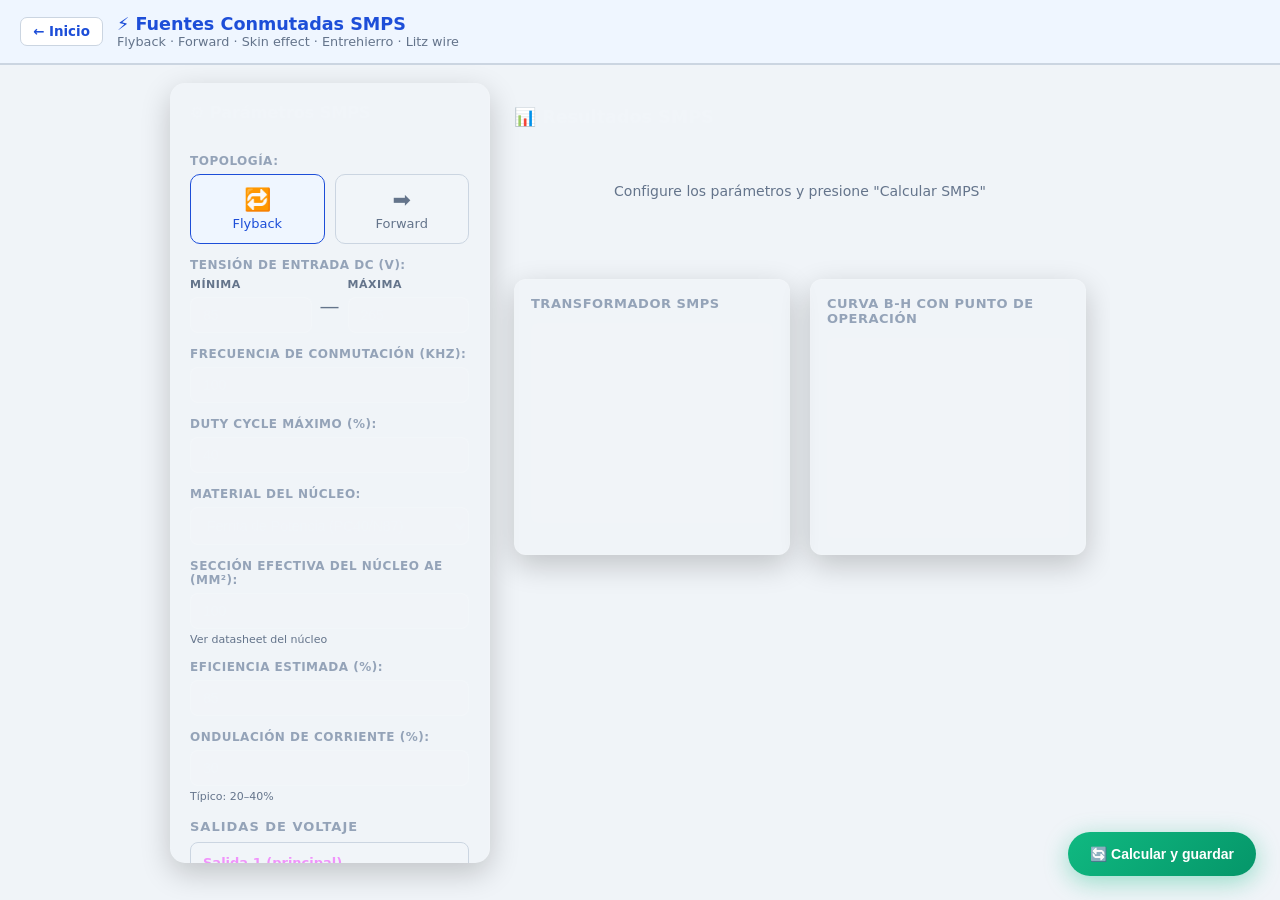
<file: smps.html>
﻿<!DOCTYPE html>
<html lang="es">
<head>
    <meta charset="UTF-8">
    <meta name="viewport" content="width=device-width, initial-scale=1.0">
    <title>Fuentes Conmutadas SMPS — Suite Magnética</title>
    <link rel="stylesheet" href="bobinas.css">
    <link rel="stylesheet" href="styles.css">
    <link rel="stylesheet" href="styles_validation.css">
    <link rel="stylesheet" href="styles_additional.css">
    <link rel="stylesheet" href="styles_modules.css">
    <style>
        body { background: var(--bg); padding: 0; }
        .output-row { margin-bottom: 12px; padding: 12px; background: var(--surface2); border-radius: 8px; border: 1px solid var(--border); }
        .output-row-header { display: flex; justify-content: space-between; align-items: center; margin-bottom: 8px; font-weight: 600; color: var(--muted); font-size: 13px; }
        .out-inputs { display: grid; grid-template-columns: 1fr 1fr; gap: 8px; }
        .btn-remove-out { background: #fff1f2; border: 1px solid #fca5a5; color: var(--red, #ef4444); border-radius: 6px; padding: 3px 10px; cursor: pointer; font-size: 12px; }
        .btn-remove-out:hover { background: rgba(239,68,68,0.25); }
        .btn-add-out { width: 100%; background: var(--plight); border: 1px dashed var(--border); color: var(--primary); border-radius: 8px; padding: 10px; cursor: pointer; font-size: 13px; margin-top: 8px; }
        .btn-add-out:hover { background: var(--plight); border-color: var(--primary); }
        .btn-add-out:disabled { opacity: 0.4; cursor: default; }
        .topo-card { display: flex; gap: 10px; }
        .topo-opt { flex: 1; padding: 12px 8px; border-radius: 10px; border: 1px solid var(--border); background: var(--surface2); color: var(--muted); cursor: pointer; text-align: center; font-size: 13px; transition: all .2s; }
        .topo-opt .topo-icon { font-size: 22px; display: block; margin-bottom: 4px; }
        .topo-opt.active, .topo-opt:hover { background: var(--plight); border-color: var(--primary); color: var(--primary); }
    </style>
</head>
<body>

<div class="page-header">
    <a href="index.html" class="back-btn">← Inicio</a>
    <div>
        <div class="page-title">⚡ Fuentes Conmutadas SMPS</div>
        <div class="page-subtitle">Flyback · Forward · Skin effect · Entrehierro · Litz wire</div>
    </div>
</div>

<div class="page active" id="page-smps">
    <div class="main-layout">
        <aside class="panel">
            <div class="panel-header">
                <h2>⚙️ Parámetros SMPS</h2>
            </div>

            <div class="form-group">
                <label>Topología:</label>
                <div class="topo-card">
                    <div class="topo-opt active" id="smTopoFlyback" onclick="smSelectTopology('flyback')">
                        <span class="topo-icon">🔁</span>Flyback
                    </div>
                    <div class="topo-opt" id="smTopoForward" onclick="smSelectTopology('forward')">
                        <span class="topo-icon">➡️</span>Forward
                    </div>
                </div>
                <input type="hidden" id="smTopology" value="flyback">
            </div>

            <div class="form-group">
                <label>Tensión de Entrada DC (V):</label>
                <div style="display:grid;grid-template-columns:1fr auto 1fr;gap:8px;align-items:center;">
                    <div>
                        <label style="font-size:11px;color:#64748b;">Mínima</label>
                        <input type="number" id="smVinMin" value="85" min="1" step="1">
                    </div>
                    <span style="color:#64748b;font-size:20px;">—</span>
                    <div>
                        <label style="font-size:11px;color:#64748b;">Máxima</label>
                        <input type="number" id="smVinMax" value="265" min="1" step="1">
                    </div>
                </div>
            </div>

            <div class="form-group">
                <label for="smFreq">Frecuencia de Conmutación (kHz):</label>
                <input type="number" id="smFreq" value="100" min="1" step="1">
            </div>

            <div class="form-group">
                <label for="smDutyMax">Duty Cycle Máximo (%):</label>
                <input type="number" id="smDutyMax" value="40" min="5" max="95" step="1">
            </div>

            <div class="form-group">
                <label for="smCoreType">Material del Núcleo:</label>
                <select id="smCoreType">
                    <option value="ferrite_power" selected>Ferrita de Potencia (PC40/N87)</option>
                    <option value="ferrite_mn_zn">Ferrita MnZn (EMI)</option>
                    <option value="ferrite">Ferrita Genérica</option>
                    <option value="nanocrystalline">Nanocristalino</option>
                    <option value="amorphous">Amorfo metálico</option>
                </select>
            </div>

            <div class="form-group">
                <label for="smAe">Sección Efectiva del Núcleo Ae (mm²):</label>
                <input type="number" id="smAe" value="100" min="1" step="1">
                <small style="color:#64748b;font-size:11px;">Ver datasheet del núcleo</small>
            </div>

            <div class="form-group">
                <label for="smEfficiency">Eficiencia Estimada (%):</label>
                <input type="number" id="smEfficiency" value="85" min="50" max="99" step="1">
            </div>

            <div class="form-group">
                <label for="smRipplePct">Ondulación de Corriente (%):</label>
                <input type="number" id="smRipplePct" value="30" min="5" max="80" step="5">
                <small style="color:#64748b;font-size:11px;">Típico: 20–40%</small>
            </div>

            <!-- Salidas dinámicas -->
            <div style="margin-top:16px;">
                <div style="font-size:13px;font-weight:600;color:#94a3b8;margin-bottom:8px;text-transform:uppercase;letter-spacing:1px;">Salidas de Voltaje</div>

                <div class="output-row" id="smOut1">
                    <div class="output-row-header">
                        <span style="color:#f093fb;">Salida 1 (principal)</span>
                    </div>
                    <div class="out-inputs">
                        <div class="form-group" style="margin:0">
                            <label style="font-size:11px;">Voltaje (V)</label>
                            <input type="number" id="smVout1" value="12" min="0.1" step="0.1">
                        </div>
                        <div class="form-group" style="margin:0">
                            <label style="font-size:11px;">Corriente (A)</label>
                            <input type="number" id="smIout1" value="2" min="0.01" step="0.01">
                        </div>
                    </div>
                </div>

                <div class="output-row" id="smOut2" style="display:none;">
                    <div class="output-row-header">
                        <span style="color:#60a5fa;">Salida 2</span>
                        <button class="btn-remove-out" onclick="smRemoveOutput(2)">✕ Quitar</button>
                    </div>
                    <div class="out-inputs">
                        <div class="form-group" style="margin:0">
                            <label style="font-size:11px;">Voltaje (V)</label>
                            <input type="number" id="smVout2" placeholder="ej: 5" min="0.1" step="0.1">
                        </div>
                        <div class="form-group" style="margin:0">
                            <label style="font-size:11px;">Corriente (A)</label>
                            <input type="number" id="smIout2" placeholder="ej: 1" min="0.01" step="0.01">
                        </div>
                    </div>
                </div>

                <div class="output-row" id="smOut3" style="display:none;">
                    <div class="output-row-header">
                        <span style="color:#34d399;">Salida 3</span>
                        <button class="btn-remove-out" onclick="smRemoveOutput(3)">✕ Quitar</button>
                    </div>
                    <div class="out-inputs">
                        <div class="form-group" style="margin:0">
                            <label style="font-size:11px;">Voltaje (V)</label>
                            <input type="number" id="smVout3" placeholder="ej: 3.3" min="0.1" step="0.1">
                        </div>
                        <div class="form-group" style="margin:0">
                            <label style="font-size:11px;">Corriente (A)</label>
                            <input type="number" id="smIout3" placeholder="ej: 0.5" min="0.01" step="0.01">
                        </div>
                    </div>
                </div>

                <div class="output-row" id="smOut4" style="display:none;">
                    <div class="output-row-header">
                        <span style="color:#fbbf24;">Salida 4</span>
                        <button class="btn-remove-out" onclick="smRemoveOutput(4)">✕ Quitar</button>
                    </div>
                    <div class="out-inputs">
                        <div class="form-group" style="margin:0">
                            <label style="font-size:11px;">Voltaje (V)</label>
                            <input type="number" id="smVout4" placeholder="ej: -12" step="0.1">
                        </div>
                        <div class="form-group" style="margin:0">
                            <label style="font-size:11px;">Corriente (A)</label>
                            <input type="number" id="smIout4" placeholder="ej: 0.3" min="0.01" step="0.01">
                        </div>
                    </div>
                </div>

                <button class="btn-add-out" id="smAddOutBtn" onclick="smAddOutput()">
                    + Agregar Salida
                </button>
            </div>

            <button class="btn-primary" onclick="calculateSMPS()" style="margin-top:16px;">
                ⚡ Calcular SMPS
            </button>
            <a href="exportar.html" class="btn-secondary" style="display:block;margin-top:8px;text-align:center;text-decoration:none;padding:10px;">
                💾 Ver diseños guardados
            </a>
        </aside>

        <main class="results-area">
            <div class="results-header">
                <h2>📊 Resultados SMPS</h2>
            </div>
            <div id="smResults" class="result-container">
                <p class="placeholder-text">Configure los parámetros y presione "Calcular SMPS"</p>
            </div>
            <div style="display:grid;grid-template-columns:1fr 1fr;gap:20px;margin-top:20px;">
                <div class="canvas-container">
                    <h3>Transformador SMPS</h3>
                    <canvas id="smCanvas"></canvas>
                </div>
                <div class="canvas-container">
                    <h3>Curva B-H con Punto de Operación</h3>
                    <canvas id="smBHChart"></canvas>
                </div>
            </div>
        </main>
    </div>
</div>

<script>
    function smSelectTopology(topo) {
        document.getElementById('smTopoFlyback').classList.toggle('active', topo === 'flyback');
        document.getElementById('smTopoForward').classList.toggle('active', topo === 'forward');
        document.getElementById('smTopology').value = topo;
    }
</script>
<script src="dialog.js" defer></script>
<script src="data.js" defer></script>
<script src="calculations.js" defer></script>
<script src="val.js" defer></script>
<script src="graphics.js" defer></script>
<script src="smps.js" defer></script>
<script src="export.js" defer></script>
<script src="main.js" defer></script>
</body>
</html>
</file>
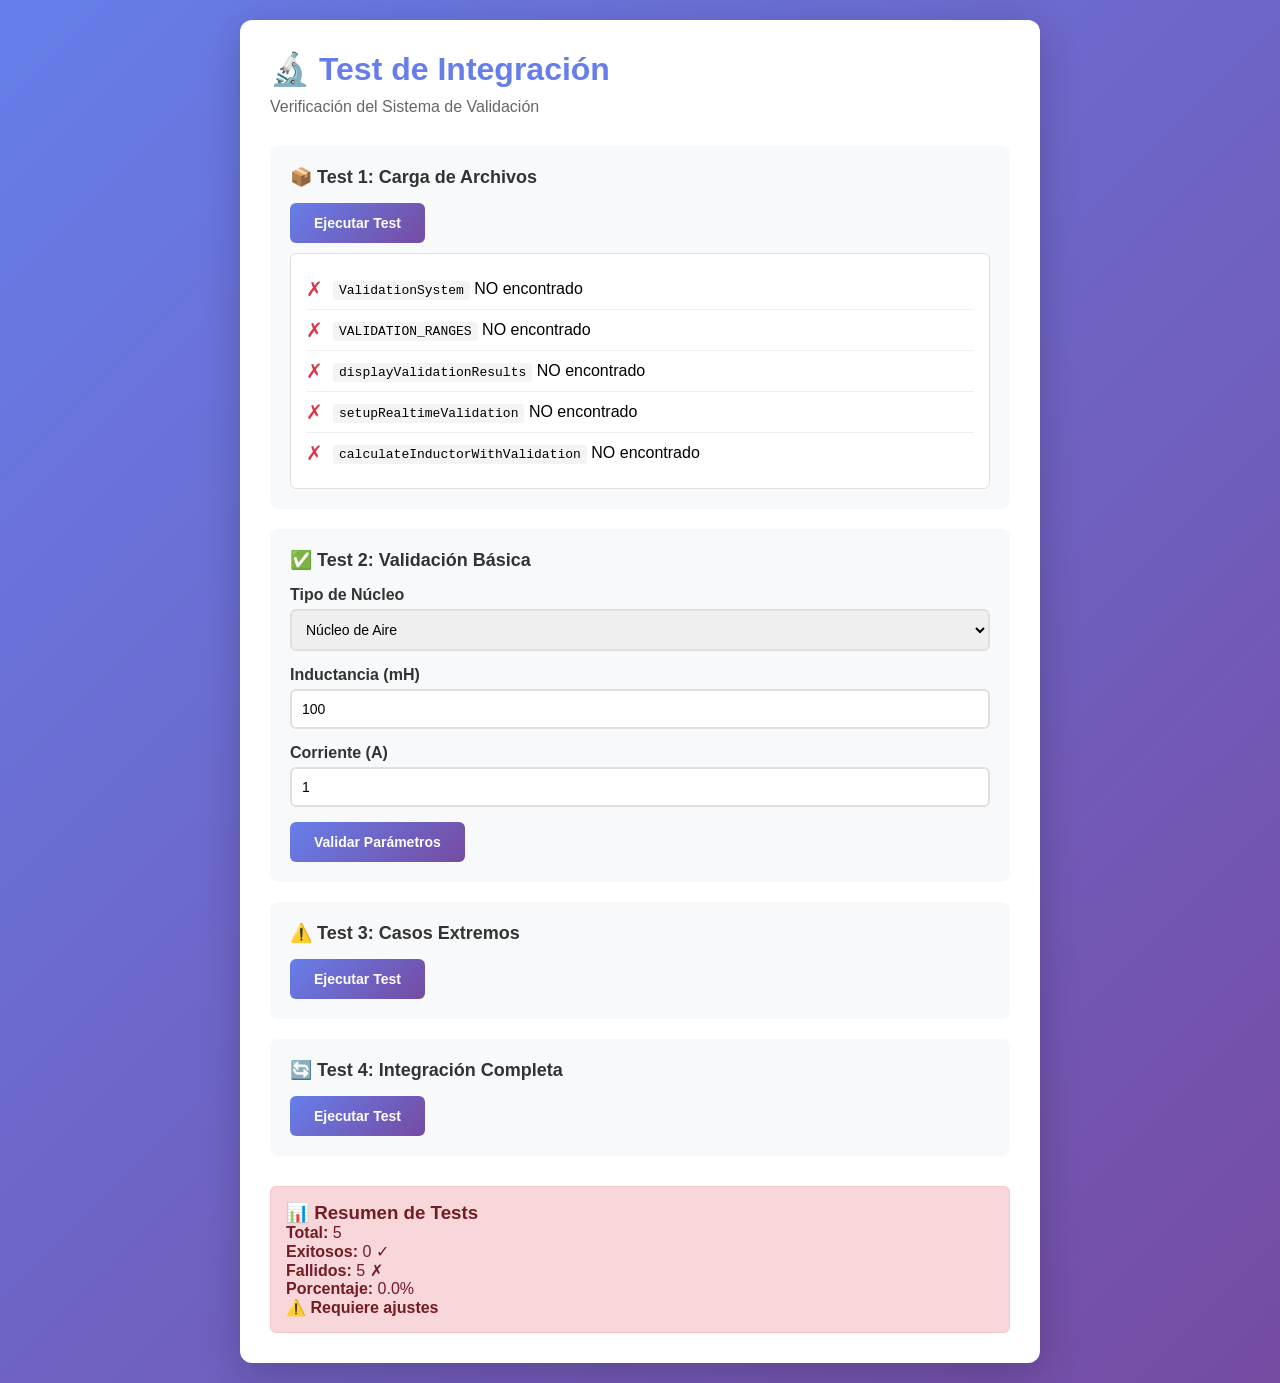
<file: test-integration.html>
<!DOCTYPE html>
<html lang="es">
<head>
    <meta charset="UTF-8">
    <meta name="viewport" content="width=device-width, initial-scale=1.0">
    <title>Test de Integración - Sistema de Validación</title>
    <style>
        * {
            margin: 0;
            padding: 0;
            box-sizing: border-box;
        }

        body {
            font-family: 'Segoe UI', Tahoma, Geneva, Verdana, sans-serif;
            background: linear-gradient(135deg, #667eea 0%, #764ba2 100%);
            padding: 20px;
            min-height: 100vh;
        }

        .container {
            max-width: 800px;
            margin: 0 auto;
            background: white;
            border-radius: 12px;
            padding: 30px;
            box-shadow: 0 10px 40px rgba(0, 0, 0, 0.2);
        }

        h1 {
            color: #667eea;
            margin-bottom: 10px;
        }

        .subtitle {
            color: #666;
            margin-bottom: 30px;
        }

        .test-section {
            background: #f8f9fa;
            border-radius: 8px;
            padding: 20px;
            margin-bottom: 20px;
        }

        .test-section h2 {
            color: #333;
            font-size: 18px;
            margin-bottom: 15px;
            display: flex;
            align-items: center;
            gap: 10px;
        }

        .form-group {
            margin-bottom: 15px;
        }

        label {
            display: block;
            font-weight: 600;
            margin-bottom: 5px;
            color: #333;
        }

        input, select {
            width: 100%;
            padding: 10px;
            border: 2px solid #e0e0e0;
            border-radius: 6px;
            font-size: 14px;
            transition: all 0.3s;
        }

        input:focus, select:focus {
            outline: none;
            border-color: #667eea;
        }

        .btn {
            padding: 12px 24px;
            border: none;
            border-radius: 6px;
            font-size: 14px;
            font-weight: 600;
            cursor: pointer;
            transition: all 0.3s;
            margin-right: 10px;
        }

        .btn-primary {
            background: linear-gradient(135deg, #667eea, #764ba2);
            color: white;
        }

        .btn-primary:hover {
            transform: translateY(-2px);
            box-shadow: 0 5px 15px rgba(102, 126, 234, 0.4);
        }

        .btn-primary:disabled {
            background: #ccc;
            cursor: not-allowed;
            transform: none;
        }

        .btn-secondary {
            background: #6c757d;
            color: white;
        }

        .status {
            padding: 15px;
            border-radius: 6px;
            margin-top: 20px;
        }

        .status.success {
            background: #d4edda;
            border: 1px solid #c3e6cb;
            color: #155724;
        }

        .status.error {
            background: #f8d7da;
            border: 1px solid #f5c6cb;
            color: #721c24;
        }

        .status.warning {
            background: #fff3cd;
            border: 1px solid #ffeeba;
            color: #856404;
        }

        .test-results {
            background: white;
            border: 1px solid #e0e0e0;
            border-radius: 6px;
            padding: 15px;
            margin-top: 10px;
            max-height: 400px;
            overflow-y: auto;
        }

        .test-item {
            display: flex;
            align-items: center;
            gap: 10px;
            padding: 8px 0;
            border-bottom: 1px solid #f0f0f0;
        }

        .test-item:last-child {
            border-bottom: none;
        }

        .test-icon {
            font-size: 20px;
        }

        .test-icon.pass {
            color: #28a745;
        }

        .test-icon.fail {
            color: #dc3545;
        }

        code {
            background: #f4f4f4;
            padding: 2px 6px;
            border-radius: 3px;
            font-family: 'Courier New', monospace;
            font-size: 13px;
        }
    </style>
</head>
<body>
    <div class="container">
        <h1>🔬 Test de Integración</h1>
        <p class="subtitle">Verificación del Sistema de Validación</p>

        <!-- Test 1: Verificar carga de archivos -->
        <div class="test-section">
            <h2>📦 Test 1: Carga de Archivos</h2>
            <button class="btn btn-primary" onclick="testFileLoading()">Ejecutar Test</button>
            <div id="test1-results"></div>
        </div>

        <!-- Test 2: Validación básica -->
        <div class="test-section">
            <h2>✅ Test 2: Validación Básica</h2>
            <div class="form-group">
                <label>Tipo de Núcleo</label>
                <select id="test-coreType">
                    <option value="air">Núcleo de Aire</option>
                    <option value="ferrite_mn_zn">Ferrita MnZn</option>
                    <option value="silicon_steel">Acero al Silicio</option>
                </select>
            </div>
            <div class="form-group">
                <label>Inductancia (mH)</label>
                <input type="number" id="test-inductance" value="100">
            </div>
            <div class="form-group">
                <label>Corriente (A)</label>
                <input type="number" id="test-current" value="1">
            </div>
            <button class="btn btn-primary" onclick="testValidation()">Validar Parámetros</button>
            <div id="test2-results"></div>
        </div>

        <!-- Test 3: Casos extremos -->
        <div class="test-section">
            <h2>⚠️ Test 3: Casos Extremos</h2>
            <button class="btn btn-primary" onclick="testEdgeCases()">Ejecutar Test</button>
            <div id="test3-results"></div>
        </div>

        <!-- Test 4: Integración completa -->
        <div class="test-section">
            <h2>🔄 Test 4: Integración Completa</h2>
            <button class="btn btn-primary" onclick="testFullIntegration()">Ejecutar Test</button>
            <div id="test4-results"></div>
        </div>

        <!-- Resumen -->
        <div id="summary" style="margin-top: 30px;"></div>
    </div>

    <script>
        let totalTests = 0;
        let passedTests = 0;
        let failedTests = 0;

        // Test 1: Verificar carga de archivos
        function testFileLoading() {
            const container = document.getElementById('test1-results');
            const tests = [
                { name: 'ValidationSystem', check: () => typeof ValidationSystem !== 'undefined' },
                { name: 'VALIDATION_RANGES', check: () => typeof VALIDATION_RANGES !== 'undefined' },
                { name: 'displayValidationResults', check: () => typeof displayValidationResults === 'function' },
                { name: 'setupRealtimeValidation', check: () => typeof setupRealtimeValidation === 'function' },
                { name: 'calculateInductorWithValidation', check: () => typeof calculateInductorWithValidation === 'function' },
            ];

            let html = '<div class="test-results">';
            tests.forEach(test => {
                totalTests++;
                const passed = test.check();
                if (passed) passedTests++; else failedTests++;
                
                html += `
                    <div class="test-item">
                        <span class="test-icon ${passed ? 'pass' : 'fail'}">${passed ? '✓' : '✗'}</span>
                        <span><code>${test.name}</code> ${passed ? 'cargado' : 'NO encontrado'}</span>
                    </div>
                `;
            });
            html += '</div>';
            container.innerHTML = html;
            updateSummary();
        }

        // Test 2: Validación básica
        function testValidation() {
            const container = document.getElementById('test2-results');
            
            try {
                const validator = new ValidationSystem();
                const params = {
                    coreType: document.getElementById('test-coreType').value,
                    inductance: parseFloat(document.getElementById('test-inductance').value),
                    inductanceUnit: 'mH',
                    current: parseFloat(document.getElementById('test-current').value),
                    wireGauge: 20,
                    coilDiameter: 20,
                    coilLength: 30,
                    toroidOD: 30,
                    toroidID: 15,
                    toroidHeight: 10
                };

                const results = validator.validateInductor(params);

                let html = '<div class="test-results">';
                html += `<h4>Resultado de Validación:</h4>`;
                html += `<div class="test-item">`;
                html += `<span class="test-icon ${results.valid ? 'pass' : 'fail'}">${results.valid ? '✓' : '✗'}</span>`;
                html += `<span>${results.valid ? 'Parámetros válidos' : 'Errores encontrados'}</span>`;
                html += `</div>`;

                if (results.errors.length > 0) {
                    html += `<h4 style="margin-top: 10px; color: #dc3545;">Errores:</h4>`;
                    results.errors.forEach(error => {
                        html += `<div class="test-item"><span>🔴 ${error}</span></div>`;
                    });
                }

                if (results.warnings.length > 0) {
                    html += `<h4 style="margin-top: 10px; color: #ffc107;">Advertencias:</h4>`;
                    results.warnings.forEach(warning => {
                        html += `<div class="test-item"><span>🟡 ${warning}</span></div>`;
                    });
                }

                if (results.suggestions.length > 0) {
                    html += `<h4 style="margin-top: 10px; color: #17a2b8;">Sugerencias:</h4>`;
                    results.suggestions.forEach(suggestion => {
                        html += `<div class="test-item"><span>💡 ${suggestion}</span></div>`;
                    });
                }

                html += '</div>';
                container.innerHTML = html;

                totalTests++;
                if (results.valid) passedTests++; else failedTests++;
                updateSummary();

            } catch (error) {
                container.innerHTML = `<div class="status error">❌ Error: ${error.message}</div>`;
                totalTests++;
                failedTests++;
                updateSummary();
            }
        }

        // Test 3: Casos extremos
        function testEdgeCases() {
            const container = document.getElementById('test3-results');
            const validator = new ValidationSystem();

            const testCases = [
                { name: 'Inductancia negativa', params: { coreType: 'air', inductance: -10, inductanceUnit: 'mH', current: 1, wireGauge: 20 }, shouldFail: true },
                { name: 'Corriente cero', params: { coreType: 'ferrite_mn_zn', inductance: 100, inductanceUnit: 'mH', current: 0, wireGauge: 20 }, shouldFail: true },
                { name: 'AWG inválido', params: { coreType: 'air', inductance: 100, inductanceUnit: 'mH', current: 1, wireGauge: 5 }, shouldFail: true },
                { name: 'Corriente muy alta', params: { coreType: 'air', inductance: 100, inductanceUnit: 'mH', current: 50, wireGauge: 40 }, shouldFail: true },
                { name: 'Parámetros válidos', params: { coreType: 'ferrite_mn_zn', inductance: 1, inductanceUnit: 'mH', current: 0.5, wireGauge: 24 }, shouldFail: false }
            ];

            let html = '<div class="test-results">';
            testCases.forEach(testCase => {
                totalTests++;
                const results = validator.validateInductor({
                    ...testCase.params,
                    coilDiameter: 20,
                    coilLength: 30,
                    toroidOD: 30,
                    toroidID: 15,
                    toroidHeight: 10
                });

                const passed = testCase.shouldFail ? !results.valid : results.valid;
                if (passed) passedTests++; else failedTests++;

                html += `
                    <div class="test-item">
                        <span class="test-icon ${passed ? 'pass' : 'fail'}">${passed ? '✓' : '✗'}</span>
                        <span>${testCase.name}: ${passed ? 'OK' : 'FALLO'}</span>
                    </div>
                `;
            });
            html += '</div>';
            container.innerHTML = html;
            updateSummary();
        }

        // Test 4: Integración completa
        function testFullIntegration() {
            const container = document.getElementById('test4-results');
            
            const integrationTests = [
                {
                    name: 'Función calculateInductorWithValidation existe',
                    check: () => typeof calculateInductorWithValidation === 'function'
                },
                {
                    name: 'Función displayValidationResults existe',
                    check: () => typeof displayValidationResults === 'function'
                },
                {
                    name: 'setupRealtimeValidation se ejecuta sin errores',
                    check: () => {
                        try {
                            // Simular setup (no ejecutar realmente para no interferir)
                            return typeof setupRealtimeValidation === 'function';
                        } catch (e) {
                            return false;
                        }
                    }
                },
                {
                    name: 'ValidationSystem se puede instanciar',
                    check: () => {
                        try {
                            const v = new ValidationSystem();
                            return v !== null && typeof v.validateInductor === 'function';
                        } catch (e) {
                            return false;
                        }
                    }
                },
                {
                    name: 'VALIDATION_RANGES tiene datos completos',
                    check: () => {
                        return VALIDATION_RANGES &&
                               VALIDATION_RANGES.inductance &&
                               VALIDATION_RANGES.current &&
                               VALIDATION_RANGES.frequency &&
                               VALIDATION_RANGES.wireGauge;
                    }
                }
            ];

            let html = '<div class="test-results">';
            integrationTests.forEach(test => {
                totalTests++;
                const passed = test.check();
                if (passed) passedTests++; else failedTests++;

                html += `
                    <div class="test-item">
                        <span class="test-icon ${passed ? 'pass' : 'fail'}">${passed ? '✓' : '✗'}</span>
                        <span>${test.name}</span>
                    </div>
                `;
            });
            html += '</div>';
            container.innerHTML = html;
            updateSummary();
        }

        // Actualizar resumen
        function updateSummary() {
            const container = document.getElementById('summary');
            const percentage = totalTests > 0 ? (passedTests / totalTests * 100).toFixed(1) : 0;
            const status = percentage >= 80 ? 'success' : percentage >= 50 ? 'warning' : 'error';

            container.innerHTML = `
                <div class="status ${status}">
                    <h3>📊 Resumen de Tests</h3>
                    <p><strong>Total:</strong> ${totalTests}</p>
                    <p><strong>Exitosos:</strong> ${passedTests} ✓</p>
                    <p><strong>Fallidos:</strong> ${failedTests} ✗</p>
                    <p><strong>Porcentaje:</strong> ${percentage}%</p>
                    ${percentage >= 80 ? '<p>✅ <strong>Sistema listo para usar</strong></p>' : '<p>⚠️ <strong>Requiere ajustes</strong></p>'}
                </div>
            `;
        }

        // Auto-ejecutar test de carga
        window.addEventListener('load', () => {
            setTimeout(() => {
                testFileLoading();
            }, 500);
        });
    </script>
</body>
</html>
</file>
<file: bobinas.css>
/* ============================================================
   bobinas.css — Sistema de diseño unificado
   Paleta y componentes base de geometricaestatores.html
   ============================================================ */

/* ── Variables ───────────────────────────────────────────── */
:root {
    --bg:        #f0f4f8;
    --card:      #ffffff;
    --surface2:  #f1f5f9;
    --border:    #cbd5e1;
    --primary:   #1d4ed8;
    --plight:    #eff6ff;
    --text:      #1e293b;
    --muted:     #64748b;
    --green:     #16a34a;
    --yellow:    #ca8a04;
    --red:       #dc2626;
    --orange:    #ea580c;
    --acc:       #1d4ed8;
}

/* ── Reset & Base ────────────────────────────────────────── */
*, *::before, *::after { box-sizing: border-box; margin: 0; padding: 0; }

body {
    font-family: 'Segoe UI', system-ui, sans-serif;
    background: var(--bg);
    color: var(--text);
    padding: 20px;
}

/* ── Layout ──────────────────────────────────────────────── */
.page { max-width: 940px; margin: 0 auto; }

/* ── Tipografía ──────────────────────────────────────────── */
h1 {
    font-size: 1.3rem;
    font-weight: 700;
    color: var(--primary);
    text-align: center;
    margin-bottom: 3px;
}
.subtitle {
    text-align: center;
    font-size: .82rem;
    color: var(--muted);
    margin-bottom: 18px;
}

/* ── Card ────────────────────────────────────────────────── */
.card {
    background: var(--card);
    border: 1px solid var(--border);
    border-radius: 10px;
    padding: 18px 20px;
    margin-bottom: 14px;
}
.card-title {
    font-size: .73rem;
    font-weight: 700;
    text-transform: uppercase;
    letter-spacing: .08em;
    color: var(--primary);
    margin-bottom: 14px;
    display: flex;
    align-items: center;
    gap: 6px;
}

/* ── Grillas ─────────────────────────────────────────────── */
.fg2 { display: grid; grid-template-columns: 1fr 1fr; gap: 13px; }
.fg3 { display: grid; grid-template-columns: 1fr 1fr 1fr; gap: 13px; }
.fg4 { display: grid; grid-template-columns: 1fr 1fr 1fr 1fr; gap: 13px; }
.field { display: flex; flex-direction: column; gap: 5px; }
.field .hint { font-size: .68rem; color: var(--muted); margin-top: 1px; }

/* ── Inputs & Selects ────────────────────────────────────── */
select,
input[type="number"],
input[type="text"] {
    padding: 9px 10px;
    border: 1px solid var(--border);
    border-radius: 7px;
    font-size: .9rem;
    color: var(--text);
    background: #fff;
    width: 100%;
    transition: border-color .2s;
}
select:focus,
input:focus {
    outline: none;
    border-color: var(--primary);
}
label {
    font-size: .74rem;
    font-weight: 600;
    color: var(--muted);
}

/* ── Botones ─────────────────────────────────────────────── */
.btn-primary {
    padding: 9px 18px;
    background: var(--primary);
    color: #fff;
    border: none;
    border-radius: 7px;
    font-size: .84rem;
    font-weight: 700;
    cursor: pointer;
    white-space: nowrap;
    transition: background .2s;
}
.btn-primary:hover { background: #1e40af; }

.btn-calc {
    width: 100%;
    padding: 13px;
    background: linear-gradient(135deg, #1d4ed8, #7c3aed);
    color: #fff;
    border: none;
    border-radius: 8px;
    font-size: 1rem;
    font-weight: 700;
    cursor: pointer;
    margin-top: 4px;
    transition: opacity .2s;
}
.btn-calc:hover { opacity: .9; }

.btn-load {
    padding: 9px 18px;
    background: var(--primary);
    color: #fff;
    border: none;
    border-radius: 7px;
    font-size: .84rem;
    font-weight: 700;
    cursor: pointer;
    white-space: nowrap;
    flex-shrink: 0;
}
.btn-load:hover { background: #1e40af; }

/* ── Badges ──────────────────────────────────────────────── */
.badge {
    display: inline-block;
    padding: 2px 10px;
    border-radius: 20px;
    font-size: .72rem;
    font-weight: 700;
}
.badge-ok     { background: #dcfce7; color: #15803d; }
.badge-good   { background: #dbeafe; color: #1d4ed8; }
.badge-warn   { background: #fef9c3; color: #854d0e; }
.badge-danger { background: #fee2e2; color: #991b1b; }

/* ── Alertas ─────────────────────────────────────────────── */
.alerta {
    padding: 9px 13px;
    border-radius: 7px;
    font-size: .81rem;
    margin-top: 8px;
    line-height: 1.5;
}
.alerta-ok   { background: #f0fdf4; border: 1px solid #86efac; color: #14532d; }
.alerta-warn { background: #fefce8; border: 1px solid #fde047; color: #713f12; }
.alerta-info { background: #eff6ff; border: 1px solid #93c5fd; color: #1e3a8a; }

/* ── Tabla de referencia ─────────────────────────────────── */
.ref-table { width: 100%; border-collapse: collapse; font-size: .77rem; margin-top: 8px; }
.ref-table th {
    background: var(--plight);
    color: var(--primary);
    font-weight: 700;
    padding: 6px 8px;
    text-align: left;
    border-bottom: 2px solid var(--border);
}
.ref-table td { padding: 5px 8px; border-bottom: 1px solid #f1f5f9; }
.ref-table tr.sel-row { background: #dbeafe; font-weight: 600; }
.ref-table tr:hover { background: #f8fafc; }

/* ── Selector NEMA ───────────────────────────────────────── */
.nema-bar { display: flex; gap: 10px; align-items: flex-end; flex-wrap: wrap; }
.nema-bar .fg { display: flex; flex-direction: column; gap: 5px; flex: 1; min-width: 130px; }
#nema-loaded { font-size: .77rem; color: var(--green); margin-top: 8px; display: none; line-height: 1.5; }

/* ── Resultados ──────────────────────────────────────────── */
#resultados { display: none; }
.res-grid { display: grid; grid-template-columns: repeat(auto-fit, minmax(255px, 1fr)); gap: 13px; }
.res-block {
    background: var(--card);
    border: 1px solid var(--border);
    border-radius: 10px;
    padding: 15px;
}
.res-block-title {
    font-size: .7rem;
    font-weight: 700;
    text-transform: uppercase;
    letter-spacing: .07em;
    color: var(--muted);
    margin-bottom: 10px;
}
.res-row {
    display: flex;
    justify-content: space-between;
    align-items: baseline;
    padding: 5px 0;
    border-bottom: 1px dashed var(--border);
    font-size: .82rem;
    gap: 8px;
}
.res-row:last-child { border: none; }
.res-row span { color: var(--muted); flex-shrink: 0; }
.res-val { font-weight: 700; color: var(--text); text-align: right; }
.res-hi { background: #f0fdf4; border-radius: 5px; padding: 5px 6px; }

/* ── Factor de llenado Ku ────────────────────────────────── */
.ku-wrap { margin-top: 13px; }
.ku-bar-bg { height: 14px; background: #e2e8f0; border-radius: 7px; overflow: hidden; margin: 8px 0 4px; }
.ku-bar { height: 100%; border-radius: 7px; transition: width .5s; }
.ku-legend { display: flex; justify-content: space-between; font-size: .67rem; color: var(--muted); }
.ku-detail {
    font-size: .75rem;
    color: var(--muted);
    margin-top: 9px;
    line-height: 1.8;
    background: #f8fafc;
    border-radius: 6px;
    padding: 9px 11px;
    border: 1px solid var(--border);
}
.ku-detail b { color: var(--text); }

/* ── Panel datos de placa ────────────────────────────────── */
.pl-stat {
    background: var(--surface2);
    border-radius: 7px;
    padding: 8px 11px;
    display: flex;
    flex-direction: column;
    gap: 2px;
}
.pl-stat-lbl { font-size: .72rem; color: var(--muted); }
.pl-stat-val { font-size: .95rem; font-weight: 700; color: var(--primary); }

/* ── Diagrama ranura ─────────────────────────────────────── */
.ranura-wrap { display: flex; gap: 18px; align-items: flex-start; }
.ranura-svg { flex-shrink: 0; }

/* ── Metodo referencia ───────────────────────────────────── */
.metodo-ref { font-size: .72rem; color: var(--muted); text-align: right; margin-top: 4px; }

/* ── Details/Summary ─────────────────────────────────────── */
details summary { font-size: .77rem; color: var(--primary); cursor: pointer; user-select: none; }

/* ── Header de página (subpáginas) ──────────────────────── */
.page-header {
    display: flex;
    align-items: center;
    gap: 14px;
    padding: 14px 20px;
    background: var(--plight);
    border-bottom: 2px solid var(--border);
    margin-bottom: 18px;
    position: sticky;
    top: 0;
    z-index: 100;
}
.back-btn {
    display: flex;
    align-items: center;
    gap: 6px;
    color: var(--primary);
    text-decoration: none;
    font-size: .84rem;
    font-weight: 600;
    padding: 6px 12px;
    border-radius: 7px;
    border: 1px solid var(--border);
    background: var(--card);
    transition: background .2s;
}
.back-btn:hover { background: var(--plight); }
.page-title { font-size: 1.1rem; font-weight: 700; color: var(--primary); }
.page-subtitle { font-size: .8rem; color: var(--muted); }

/* ── Responsive ──────────────────────────────────────────── */
@media (max-width: 620px) {
    .fg2, .fg3, .fg4 { grid-template-columns: 1fr; }
    .ranura-wrap { flex-direction: column; }
    .nema-bar { flex-direction: column; }
}
</file>
<file: styles.css>
* {
    margin: 0;
    padding: 0;
    box-sizing: border-box;
}

body {
    font-family: 'Segoe UI', Tahoma, Geneva, Verdana, sans-serif;
    background: linear-gradient(135deg, #667eea 0%, #764ba2 100%);
    min-height: 100vh;
    padding: 20px;
}

.container {
    max-width: 1600px;
    margin: 0 auto;
}

header {
    background: white;
    padding: 30px;
    border-radius: 15px;
    box-shadow: 0 10px 30px rgba(0,0,0,0.2);
    text-align: center;
    margin-bottom: 20px;
}

header h1 {
    color: #667eea;
    font-size: 2.5em;
    margin-bottom: 10px;
}

.subtitle {
    color: #666;
    font-size: 1.1em;
}

.control-panel {
    display: flex;
    gap: 10px;
    margin-bottom: 20px;
    flex-wrap: wrap;
}

.nav-btn {
    flex: 1;
    min-width: 200px;
    padding: 15px 25px;
    background: white;
    border: none;
    border-radius: 10px;
    font-size: 1em;
    font-weight: 600;
    cursor: pointer;
    transition: all 0.3s ease;
    box-shadow: 0 4px 6px rgba(0,0,0,0.1);
}

.nav-btn:hover {
    transform: translateY(-2px);
    box-shadow: 0 6px 12px rgba(0,0,0,0.15);
}

.nav-btn.active {
    background: linear-gradient(135deg, #667eea 0%, #764ba2 100%);
    color: white;
}

.page {
    display: none;
}

.page.active {
    display: block;
}

.page-content {
    display: grid;
    grid-template-columns: 350px 1fr;
    gap: 20px;
}

.page-content-full {
    width: 100%;
}

.sidebar {
    display: flex;
    flex-direction: column;
    gap: 20px;
}

.panel {
    background: white;
    padding: 25px;
    border-radius: 15px;
    box-shadow: 0 10px 30px rgba(0,0,0,0.2);
}

.panel h2 {
    color: #667eea;
    margin-bottom: 20px;
    font-size: 1.5em;
}

.panel h3 {
    color: #764ba2;
    margin: 20px 0 10px 0;
    font-size: 1.2em;
}

.mode-selector-mini {
    display: flex;
    gap: 10px;
    margin-bottom: 20px;
}

.mode-btn-mini {
    flex: 1;
    padding: 10px;
    border: 2px solid #667eea;
    background: white;
    color: #667eea;
    border-radius: 8px;
    cursor: pointer;
    font-weight: 600;
    transition: all 0.3s ease;
}

.mode-btn-mini:hover {
    background: #f0f0f0;
}

.mode-btn-mini.active {
    background: #667eea;
    color: white;
}

.form-group {
    margin-bottom: 20px;
}

.form-group label {
    display: block;
    margin-bottom: 8px;
    color: #333;
    font-weight: 600;
}

.input-group {
    display: flex;
    gap: 10px;
    align-items: center;
}

input[type="number"],
input[type="text"],
select {
    width: 100%;
    padding: 12px;
    border: 2px solid #e0e0e0;
    border-radius: 8px;
    font-size: 1em;
    transition: border-color 0.3s ease;
}

input[type="number"]:focus,
input[type="text"]:focus,
select:focus {
    outline: none;
    border-color: #667eea;
}

.unit {
    min-width: 60px;
    padding: 12px;
    background: #f5f5f5;
    border: 2px solid #e0e0e0;
    border-radius: 8px;
    text-align: center;
    font-weight: 600;
}

select.unit {
    min-width: 80px;
}

.btn-primary,
.btn-secondary,
.btn-danger {
    width: 100%;
    padding: 15px;
    border: none;
    border-radius: 10px;
    font-size: 1em;
    font-weight: 600;
    cursor: pointer;
    transition: all 0.3s ease;
    margin-top: 10px;
}

.btn-primary {
    background: linear-gradient(135deg, #667eea 0%, #764ba2 100%);
    color: white;
}

.btn-primary:hover {
    transform: translateY(-2px);
    box-shadow: 0 6px 12px rgba(102, 126, 234, 0.4);
}

.btn-secondary {
    background: #f5f5f5;
    color: #333;
    border: 2px solid #e0e0e0;
}

.btn-secondary:hover {
    background: #e0e0e0;
}

.btn-danger {
    background: #ef4444;
    color: white;
}

.btn-danger:hover {
    background: #dc2626;
}

.main-area {
    display: flex;
    flex-direction: column;
    gap: 20px;
}

.results-section {
    background: white;
    padding: 25px;
    border-radius: 15px;
    box-shadow: 0 10px 30px rgba(0,0,0,0.2);
}

.results-section h2 {
    color: #667eea;
    margin-bottom: 20px;
}

.canvas-container {
    background: white;
    padding: 25px;
    border-radius: 15px;
    box-shadow: 0 10px 30px rgba(0,0,0,0.2);
}

.canvas-title {
    color: #667eea;
    font-size: 1.3em;
    font-weight: 600;
    margin-bottom: 15px;
    text-align: center;
}

canvas {
    width: 100% !important;
    height: auto !important;
    max-height: 400px;
}

.result-grid {
    display: grid;
    grid-template-columns: repeat(auto-fit, minmax(250px, 1fr));
    gap: 15px;
    margin-top: 20px;
}

.result-item {
    padding: 15px;
    background: linear-gradient(135deg, #f5f7fa 0%, #c3cfe2 100%);
    border-radius: 10px;
    border-left: 4px solid #667eea;
}

.result-label {
    font-size: 0.9em;
    color: #666;
    margin-bottom: 5px;
}

.result-value {
    font-size: 1.3em;
    font-weight: 700;
    color: #333;
}

.warning {
    background: #fef3c7;
    border-left-color: #f59e0b;
}

.error {
    background: #fee2e2;
    border-left-color: #ef4444;
}

.success {
    background: #d1fae5;
    border-left-color: #10b981;
}

.info-text {
    color: #666;
    margin-bottom: 20px;
    font-style: italic;
}

.comparison-controls {
    display: grid;
    grid-template-columns: 1fr 1fr auto;
    gap: 15px;
    margin-bottom: 30px;
    align-items: end;
}

.comparison-table {
    width: 100%;
    border-collapse: collapse;
    margin-top: 20px;
}

.comparison-table th,
.comparison-table td {
    padding: 12px;
    text-align: left;
    border-bottom: 1px solid #e0e0e0;
}

.comparison-table th {
    background: linear-gradient(135deg, #667eea 0%, #764ba2 100%);
    color: white;
    font-weight: 600;
}

.comparison-table tr:hover {
    background: #f5f5f5;
}

.export-section,
.import-section {
    margin-bottom: 30px;
}

.export-buttons {
    display: grid;
    grid-template-columns: repeat(auto-fit, minmax(200px, 1fr));
    gap: 10px;
    margin-top: 20px;
}

.saved-design {
    background: #f5f7fa;
    padding: 15px;
    border-radius: 10px;
    margin-bottom: 10px;
    display: flex;
    justify-content: space-between;
    align-items: center;
}

.design-info {
    flex: 1;
}

.design-actions {
    display: flex;
    gap: 10px;
}

.design-actions button {
    padding: 8px 15px;
    border: none;
    border-radius: 5px;
    cursor: pointer;
    font-weight: 600;
}

@media (max-width: 1200px) {
    .page-content {
        grid-template-columns: 1fr;
    }
}

@media (max-width: 768px) {
    header h1 {
        font-size: 1.8em;
    }
    
    .comparison-controls {
        grid-template-columns: 1fr;
    }
    
    .result-grid {
        grid-template-columns: 1fr;
    }
}
</file>
<file: styles_validation.css>
/* ============================================================================
   VALIDATION STYLES - Estilos para Sistema de Validación
   ============================================================================ */

/* Contenedor principal de validación */
.validation-container {
    margin: 20px 0;
    padding: 0;
    border-radius: 8px;
    overflow: hidden;
    animation: slideDown 0.3s ease-out;
}

@keyframes slideDown {
    from {
        opacity: 0;
        transform: translateY(-10px);
    }
    to {
        opacity: 1;
        transform: translateY(0);
    }
}

/* Secciones de validación */
.validation-errors,
.validation-warnings,
.validation-suggestions,
.validation-success {
    margin-bottom: 15px;
    border-radius: 8px;
    overflow: hidden;
    box-shadow: 0 2px 8px rgba(0, 0, 0, 0.1);
}

/* Títulos de sección */
.validation-title {
    padding: 12px 15px;
    font-weight: bold;
    font-size: 14px;
    display: flex;
    align-items: center;
    gap: 8px;
}

.validation-title.error {
    background: linear-gradient(135deg, #e74c3c, #c0392b);
    color: white;
}

.validation-title.warning {
    background: linear-gradient(135deg, #f39c12, #e67e22);
    color: white;
}

.validation-title.suggestion {
    background: linear-gradient(135deg, #3498db, #2980b9);
    color: white;
}

/* Mensajes individuales */
.validation-message {
    padding: 10px 15px;
    font-size: 13px;
    line-height: 1.5;
    border-left: 4px solid;
    background: white;
}

.validation-message.error {
    border-left-color: #e74c3c;
    background: #fef5f5;
    color: #c0392b;
}

.validation-message.warning {
    border-left-color: #f39c12;
    background: #fef9f3;
    color: #d68910;
}

.validation-message.suggestion {
    border-left-color: #3498db;
    background: #f0f8ff;
    color: #2874a6;
}

.validation-message:not(:last-child) {
    border-bottom: 1px solid rgba(0, 0, 0, 0.05);
}

/* Mensaje de éxito */
.validation-success {
    padding: 15px;
    background: linear-gradient(135deg, #27ae60, #229954);
    color: white;
    border-radius: 8px;
    font-weight: bold;
    text-align: center;
    box-shadow: 0 2px 8px rgba(39, 174, 96, 0.3);
    animation: successPulse 0.5s ease-out;
}

@keyframes successPulse {
    0%, 100% {
        transform: scale(1);
    }
    50% {
        transform: scale(1.02);
    }
}

/* Estilos para inputs con errores */
.input-error {
    border: 2px solid #e74c3c !important;
    background-color: #fef5f5 !important;
    animation: shake 0.3s ease-in-out;
}

@keyframes shake {
    0%, 100% { transform: translateX(0); }
    25% { transform: translateX(-5px); }
    75% { transform: translateX(5px); }
}

.input-warning {
    border: 2px solid #f39c12 !important;
    background-color: #fef9f3 !important;
}

/* Tooltip de validación en tiempo real */
.validation-tooltip {
    position: absolute;
    background: rgba(0, 0, 0, 0.9);
    color: white;
    padding: 8px 12px;
    border-radius: 6px;
    font-size: 12px;
    z-index: 1000;
    pointer-events: none;
    white-space: nowrap;
    box-shadow: 0 4px 12px rgba(0, 0, 0, 0.3);
    animation: tooltipFade 0.2s ease-out;
}

@keyframes tooltipFade {
    from {
        opacity: 0;
        transform: translateY(-5px);
    }
    to {
        opacity: 1;
        transform: translateY(0);
    }
}

.validation-tooltip::after {
    content: '';
    position: absolute;
    top: 100%;
    left: 50%;
    transform: translateX(-50%);
    border: 6px solid transparent;
    border-top-color: rgba(0, 0, 0, 0.9);
}

.validation-tooltip.error {
    background: #e74c3c;
}

.validation-tooltip.warning {
    background: #f39c12;
}

.validation-tooltip.suggestion {
    background: #3498db;
}

/* Badge de validación en inputs */
.input-validation-badge {
    position: absolute;
    right: 10px;
    top: 50%;
    transform: translateY(-50%);
    font-size: 16px;
    pointer-events: none;
}

.input-validation-badge.success {
    color: #27ae60;
}

.input-validation-badge.error {
    color: #e74c3c;
}

.input-validation-badge.warning {
    color: #f39c12;
}

/* Grupos de form con validación */
.form-group {
    position: relative;
    margin-bottom: 15px;
}

.form-group.has-error label {
    color: #e74c3c;
}

.form-group.has-warning label {
    color: #f39c12;
}

.form-group.has-success label {
    color: #27ae60;
}

/* Contador de caracteres / rangos */
.input-range-indicator {
    position: absolute;
    right: 10px;
    bottom: -20px;
    font-size: 11px;
    color: #95a5a6;
}

.input-range-indicator.out-of-range {
    color: #e74c3c;
    font-weight: bold;
}

/* Barra de progreso de validación */
.validation-progress {
    height: 4px;
    background: #ecf0f1;
    border-radius: 2px;
    overflow: hidden;
    margin: 15px 0;
}

.validation-progress-bar {
    height: 100%;
    transition: width 0.3s ease, background 0.3s ease;
    border-radius: 2px;
}

.validation-progress-bar.low {
    background: linear-gradient(90deg, #e74c3c, #f39c12);
}

.validation-progress-bar.medium {
    background: linear-gradient(90deg, #f39c12, #f1c40f);
}

.validation-progress-bar.high {
    background: linear-gradient(90deg, #27ae60, #2ecc71);
}

/* Lista de verificación de validación */
.validation-checklist {
    background: white;
    border: 1px solid #ecf0f1;
    border-radius: 8px;
    padding: 15px;
    margin: 15px 0;
}

.validation-checklist-item {
    display: flex;
    align-items: center;
    gap: 10px;
    padding: 8px 0;
    font-size: 13px;
    border-bottom: 1px solid #ecf0f1;
}

.validation-checklist-item:last-child {
    border-bottom: none;
}

.validation-checklist-icon {
    font-size: 16px;
    min-width: 20px;
}

.validation-checklist-icon.checked {
    color: #27ae60;
}

.validation-checklist-icon.unchecked {
    color: #95a5a6;
}

.validation-checklist-icon.failed {
    color: #e74c3c;
}

/* Responsive */
@media (max-width: 768px) {
    .validation-message {
        font-size: 12px;
        padding: 8px 12px;
    }
    
    .validation-title {
        font-size: 13px;
        padding: 10px 12px;
    }
    
    .validation-tooltip {
        font-size: 11px;
        padding: 6px 10px;
    }
}

/* Dark mode support */
@media (prefers-color-scheme: dark) {
    .validation-message.error {
        background: rgba(231, 76, 60, 0.1);
        color: #e74c3c;
    }
    
    .validation-message.warning {
        background: rgba(243, 156, 18, 0.1);
        color: #f39c12;
    }
    
    .validation-message.suggestion {
        background: rgba(52, 152, 219, 0.1);
        color: #3498db;
    }
    
    .validation-checklist {
        background: #2c3e50;
        border-color: #34495e;
    }
    
    .validation-checklist-item {
        border-bottom-color: #34495e;
    }
}

/* Animaciones de entrada */
.validation-container > div {
    animation: fadeInUp 0.3s ease-out backwards;
}

.validation-container > div:nth-child(1) {
    animation-delay: 0.1s;
}

.validation-container > div:nth-child(2) {
    animation-delay: 0.2s;
}

.validation-container > div:nth-child(3) {
    animation-delay: 0.3s;
}

@keyframes fadeInUp {
    from {
        opacity: 0;
        transform: translateY(10px);
    }
    to {
        opacity: 1;
        transform: translateY(0);
    }
}

/* Botón deshabilitado cuando hay errores */
button.btn-primary:disabled {
    background: #95a5a6;
    cursor: not-allowed;
    opacity: 0.6;
}

button.btn-primary:disabled:hover {
    background: #95a5a6;
    transform: none;
}
</file>
<file: styles_additional.css>
/* ============================================================================
   ESTILOS COMPLEMENTARIOS PARA LA CALCULADORA
   ============================================================================ */

/* Estilos para diseños guardados — dark theme */
.saved-designs-list {
    display: flex;
    flex-direction: column;
    gap: 15px;
    margin-top: 20px;
}

.saved-design-item {
    background: rgba(255,255,255,0.05);
    border: 1px solid rgba(255,255,255,0.09);
    border-radius: 8px;
    padding: 15px;
    transition: all 0.3s ease;
}

.saved-design-item:hover {
    box-shadow: 0 4px 20px rgba(0,0,0,0.3);
    transform: translateY(-2px);
}

.saved-design-header {
    display: flex;
    justify-content: space-between;
    align-items: center;
    margin-bottom: 10px;
    font-size: 16px;
}

.saved-design-date {
    font-size: 12px;
    color: #64748b;
}

.saved-design-info {
    color: #94a3b8;
    font-size: 14px;
    margin-bottom: 10px;
}

.btn-small {
    padding: 5px 10px;
    font-size: 12px;
}

/* Tabla de comparación — dark theme */
.comparison-table {
    width: 100%;
    border-collapse: collapse;
    margin-top: 20px;
    background: rgba(255,255,255,0.03);
    border-radius: 8px;
    overflow: hidden;
}

.comparison-table thead {
    background: linear-gradient(135deg, #667eea 0%, #764ba2 100%);
    color: #fff;
}

.comparison-table th {
    padding: 12px;
    text-align: left;
    font-weight: 600;
}

.comparison-table td {
    padding: 10px 12px;
    border-bottom: 1px solid rgba(255,255,255,0.06);
    color: #cbd5e1;
}

.comparison-table tbody tr:hover {
    background-color: rgba(255,255,255,0.04);
}

.comparison-table tr.success td {
    color: #34d399;
}

.comparison-table tr.warning td {
    color: #fcd34d;
}

.comparison-table tr.error td {
    color: #f87171;
}

/* Botones de exportación */
.export-buttons {
    display: flex;
    gap: 10px;
    flex-wrap: wrap;
    margin-top: 20px;
}

.export-section,
.import-section {
    margin-top: 30px;
    padding: 20px;
    background: rgba(255,255,255,0.04);
    border: 1px solid rgba(255,255,255,0.08);
    border-radius: 8px;
}

.export-section h3,
.import-section h3 {
    margin-top: 0;
    color: #94a3b8;
}

/* Comparación de controles */
.comparison-controls {
    display: grid;
    grid-template-columns: repeat(auto-fit, minmax(250px, 1fr));
    gap: 20px;
    margin-bottom: 30px;
}

/* Info text */
.info-text {
    color: #64748b;
    font-size: 14px;
    margin-bottom: 20px;
}

/* Animaciones de carga */
@keyframes pulse {
    0%, 100% {
        opacity: 1;
    }
    50% {
        opacity: 0.5;
    }
}

.loading {
    animation: pulse 1.5s ease-in-out infinite;
}

/* Mensajes de validación inline — dark theme */
.validation-container {
    margin: 15px 0;
}

.validation-errors,
.validation-warnings,
.validation-suggestions {
    margin-bottom: 10px;
    padding: 10px 12px;
    border-radius: 8px;
}

.validation-errors {
    background: rgba(239,68,68,0.12);
    border-left: 3px solid rgba(239,68,68,0.6);
}

.validation-warnings {
    background: rgba(245,158,11,0.12);
    border-left: 3px solid rgba(245,158,11,0.6);
}

.validation-suggestions {
    background: rgba(59,130,246,0.1);
    border-left: 3px solid rgba(59,130,246,0.5);
}

.validation-success {
    background: rgba(16,185,129,0.12);
    border-left: 3px solid rgba(16,185,129,0.6);
    padding: 10px 12px;
    border-radius: 8px;
    margin: 15px 0;
}

.validation-title {
    font-weight: bold;
    margin-bottom: 5px;
}

.validation-title.error {
    color: #f87171;
}

.validation-title.warning {
    color: #fcd34d;
}

.validation-title.suggestion {
    color: #60a5fa;
}

.validation-message {
    font-size: 13px;
    margin: 4px 0;
    padding-left: 8px;
    color: #cbd5e1;
}

.validation-message.error {
    color: #fca5a5;
}

.validation-message.warning {
    color: #fde68a;
}

.validation-message.suggestion {
    color: #93c5fd;
}

/* Tooltips */
.tooltip {
    position: absolute;
    z-index: 1000;
    background: #333;
    color: white;
    padding: 8px 12px;
    border-radius: 5px;
    font-size: 12px;
    pointer-events: none;
    box-shadow: 0 2px 8px rgba(0,0,0,0.2);
}

/* Responsive adjustments */
@media (max-width: 768px) {
    .comparison-controls {
        grid-template-columns: 1fr;
    }
    
    .export-buttons {
        flex-direction: column;
    }
    
    .export-buttons button {
        width: 100%;
    }
    
    .saved-design-header {
        flex-direction: column;
        align-items: flex-start;
        gap: 5px;
    }
    
    .comparison-table {
        font-size: 12px;
    }
    
    .comparison-table th,
    .comparison-table td {
        padding: 8px 6px;
    }
}

/* Estados de botones */
.btn-primary:disabled,
.btn-secondary:disabled {
    opacity: 0.5;
    cursor: not-allowed;
}

.btn-primary:active,
.btn-secondary:active {
    transform: scale(0.98);
}

/* Indicador de guardado */
.save-indicator {
    position: fixed;
    top: 20px;
    right: 20px;
    background: #28a745;
    color: white;
    padding: 10px 20px;
    border-radius: 5px;
    box-shadow: 0 2px 8px rgba(0,0,0,0.2);
    z-index: 1000;
    animation: slideIn 0.3s ease;
}

@keyframes slideIn {
    from {
        transform: translateX(100%);
        opacity: 0;
    }
    to {
        transform: translateX(0);
        opacity: 1;
    }
}

@keyframes slideOut {
    from {
        transform: translateX(0);
        opacity: 1;
    }
    to {
        transform: translateX(100%);
        opacity: 0;
    }
}

/* Botón de auto-selección AWG */
.btn-auto {
    background: linear-gradient(135deg, #667eea 0%, #764ba2 100%);
    color: white;
    border: none;
    padding: 5px 12px;
    border-radius: 5px;
    cursor: pointer;
    font-size: 12px;
    margin-left: 5px;
    transition: all 0.3s ease;
}

.btn-auto:hover {
    transform: scale(1.05);
    box-shadow: 0 2px 8px rgba(102, 126, 234, 0.4);
}

.btn-auto:active {
    transform: scale(0.95);
}

/* Botón de corrección automática */
.btn-fix {
    background: linear-gradient(135deg, #28a745 0%, #20c997 100%);
    color: white;
    border: none;
    padding: 10px 20px;
    border-radius: 5px;
    cursor: pointer;
    font-size: 14px;
    font-weight: 600;
    transition: all 0.3s ease;
    box-shadow: 0 2px 8px rgba(40, 167, 69, 0.3);
}

.btn-fix:hover {
    transform: translateY(-2px);
    box-shadow: 0 4px 12px rgba(40, 167, 69, 0.5);
}

.btn-fix:active {
    transform: translateY(0);
}

/* Info del cable */
#wireGaugeInfo {
    display: block;
    margin-top: 5px;
    font-weight: 500;
}

/* Notificaciones */
.notification {
    position: fixed;
    top: 20px;
    right: 20px;
    padding: 15px 20px;
    border-radius: 8px;
    color: white;
    font-weight: 500;
    box-shadow: 0 4px 12px rgba(0,0,0,0.3);
    z-index: 10000;
    max-width: 300px;
    word-wrap: break-word;
}

.notification-success {
    background: #28a745;
}

.notification-error {
    background: #dc3545;
}

.notification-info {
    background: #17a2b8;
}

.notification-warning {
    background: #ffc107;
    color: #000;
}

/* Estilos para canvas containers — dark theme */
.canvas-container {
    background: rgba(255,255,255,0.04);
    border: 1px solid rgba(255,255,255,0.08);
    border-radius: 8px;
    padding: 20px;
    margin-top: 20px;
}

.canvas-title {
    font-size: 16px;
    font-weight: 600;
    margin-bottom: 15px;
    color: #94a3b8;
}

canvas {
    max-width: 100%;
    height: auto;
}
</file>
<file: styles_modules.css>
/* ============================================================
   STYLES_MODULES.CSS — Estilos compartidos para módulos
   Rebobinado (C), Filtros LC (B) y SMPS (A)
   ============================================================ */

/* ---- Tabla de instrucciones de bobinado ---- */
.winding-table {
    width: 100%;
    border-collapse: collapse;
    margin-top: 16px;
    font-size: 14px;
}
.winding-table th {
    background: linear-gradient(135deg, #667eea 0%, #764ba2 100%);
    color: white;
    padding: 10px 12px;
    text-align: left;
}
.winding-table td {
    padding: 9px 12px;
    border-bottom: 1px solid rgba(255,255,255,0.07);
    color: #cbd5e1;
}
.winding-table tr:nth-child(even) td { background: rgba(255,255,255,0.03); }
.winding-table tr:hover td { background: rgba(102,126,234,0.12); }
.winding-table .wt-primary td { border-left: 4px solid #ff6b35; }
.winding-table .wt-secondary td { border-left: 4px solid #667eea; }

/* ---- Tabla de atenuación del filtro ---- */
.attenuation-table {
    width: 100%;
    border-collapse: collapse;
    margin-top: 16px;
    font-size: 13px;
}
.attenuation-table th {
    background: linear-gradient(135deg, #0d9488, #10b981);
    color: #fff;
    padding: 9px 12px;
    text-align: center;
}
.attenuation-table td {
    padding: 8px 12px;
    text-align: center;
    border-bottom: 1px solid rgba(255,255,255,0.07);
    color: #cbd5e1;
}
.attenuation-table tr:nth-child(even) td { background: rgba(255,255,255,0.03); }
.attenuation-table .at-passband td { color: #34d399; font-weight: 600; }
.attenuation-table .at-stopband td { color: #f87171; font-weight: 600; }

/* ---- Warning especial Litz wire (SMPS) ---- */
.smps-warning-litz {
    background: rgba(245,158,11,0.1);
    border: 1px solid rgba(245,158,11,0.35);
    border-radius: 8px;
    padding: 14px 16px;
    margin-top: 12px;
    display: flex;
    gap: 10px;
    align-items: flex-start;
}
.smps-warning-litz .litz-icon { font-size: 20px; flex-shrink: 0; }
.smps-warning-litz .litz-text { font-size: 13px; color: #fcd34d; line-height: 1.5; }
.smps-warning-litz .litz-text strong { display: block; font-size: 14px; margin-bottom: 4px; color: #fde68a; }

/* ---- Selector dinámico de secundarios/salidas ---- */
.dynamic-outputs {
    display: flex;
    flex-direction: column;
    gap: 10px;
    margin-bottom: 12px;
}
.dynamic-output-row {
    background: rgba(255,255,255,0.05);
    border: 1px solid rgba(255,255,255,0.1);
    border-radius: 8px;
    padding: 10px 12px;
}
.dynamic-output-row .output-header {
    display: flex;
    justify-content: space-between;
    align-items: center;
    margin-bottom: 8px;
    font-weight: 600;
    font-size: 13px;
    color: #cbd5e1;
}
.dynamic-output-row .output-header button {
    background: rgba(239,68,68,0.2);
    color: #f87171;
    border: 1px solid rgba(239,68,68,0.3);
    border-radius: 4px;
    padding: 2px 8px;
    cursor: pointer;
    font-size: 12px;
}
.btn-add-output {
    background: rgba(16,185,129,0.15);
    color: #34d399;
    border: 1px dashed rgba(16,185,129,0.4);
    border-radius: 8px;
    padding: 8px 14px;
    cursor: pointer;
    font-size: 13px;
    font-weight: 600;
    width: 100%;
    margin-bottom: 12px;
    transition: background 0.2s;
}
.btn-add-output:hover { background: rgba(16,185,129,0.25); }
.btn-add-output:disabled { opacity: 0.35; cursor: not-allowed; }

/* ---- Leyenda de capas (canvas rebobinado) ---- */
.layer-legend {
    display: flex;
    flex-wrap: wrap;
    gap: 8px;
    margin-top: 12px;
    padding: 10px;
    background: rgba(255,255,255,0.04);
    border-radius: 8px;
    border: 1px solid rgba(255,255,255,0.07);
}
.layer-legend-item {
    display: flex;
    align-items: center;
    gap: 6px;
    font-size: 12px;
    color: #cbd5e1;
}
.layer-legend-color {
    width: 14px;
    height: 14px;
    border-radius: 3px;
    flex-shrink: 0;
}

/* ---- Panel info modo rebobinado ---- */
.rewind-vpv-box {
    background: rgba(56,189,248,0.08);
    border: 1px solid rgba(56,189,248,0.25);
    border-radius: 8px;
    padding: 12px;
    margin-bottom: 14px;
    font-size: 13px;
    color: #7dd3fc;
}
.rewind-vpv-box strong { display: block; font-size: 16px; margin-bottom: 4px; color: #bae6fd; }

/* ---- Step instructions (rebobinado) ---- */
.winding-steps {
    counter-reset: step-counter;
    list-style: none;
    padding: 0;
    margin: 16px 0 0;
}
.winding-steps li {
    counter-increment: step-counter;
    display: flex;
    gap: 12px;
    align-items: flex-start;
    padding: 10px 0;
    border-bottom: 1px solid rgba(255,255,255,0.07);
    font-size: 13px;
    color: #cbd5e1;
    line-height: 1.5;
}
.winding-steps li:last-child { border-bottom: none; }
.winding-steps li::before {
    content: counter(step-counter);
    background: linear-gradient(135deg, #667eea, #764ba2);
    color: #fff;
    width: 24px;
    height: 24px;
    min-width: 24px;
    border-radius: 50%;
    display: flex;
    align-items: center;
    justify-content: center;
    font-size: 11px;
    font-weight: 700;
    flex-shrink: 0;
}

/* ---- SMPS gap indicator ---- */
.smps-gap-indicator {
    display: inline-block;
    background: rgba(239,68,68,0.25);
    color: #f87171;
    border: 1px solid rgba(239,68,68,0.4);
    font-size: 11px;
    font-weight: 700;
    padding: 2px 7px;
    border-radius: 4px;
    margin-left: 6px;
    vertical-align: middle;
}

/* ---- Topology selector (filtros LC) ---- */
.topology-grid {
    display: grid;
    grid-template-columns: repeat(3, 1fr);
    gap: 8px;
    margin-bottom: 14px;
}
.topology-btn {
    border: 1px solid rgba(255,255,255,0.12);
    background: rgba(255,255,255,0.05);
    border-radius: 8px;
    padding: 10px 6px;
    cursor: pointer;
    text-align: center;
    font-size: 12px;
    font-weight: 600;
    color: #94a3b8;
    transition: all 0.2s;
}
.topology-btn:hover { background: rgba(255,255,255,0.09); color: #e2e8f0; }
.topology-btn.active {
    border-color: rgba(102,126,234,0.6);
    background: rgba(102,126,234,0.18);
    color: #a5b4fc;
}
.topology-btn .topo-symbol {
    display: block;
    font-size: 18px;
    margin-bottom: 4px;
}

/* ---- Responsive: apilar sidebar en pantallas pequeñas ---- */
@media (max-width: 768px) {
    .dynamic-output-row .output-header { flex-wrap: wrap; }
    .winding-table, .attenuation-table { font-size: 12px; }
    .winding-table th, .winding-table td,
    .attenuation-table th, .attenuation-table td { padding: 6px 8px; }
}

/* ============================================================
   LAYOUT MULTI-PÁGINA — main-layout, panel, results-area
   ============================================================ */

body {
    background: linear-gradient(135deg, #0f0c29, #302b63, #24243e);
    min-height: 100vh;
    padding: 0;
    color: #f1f5f9;
    font-family: 'Segoe UI', system-ui, sans-serif;
}

.main-nav {
    display: flex;
    gap: 8px;
    padding: 12px 20px;
    background: rgba(0,0,0,0.2);
    flex-wrap: wrap;
}
.main-nav .nav-btn {
    flex: none;
    min-width: auto;
    background: rgba(255,255,255,0.07);
    color: #94a3b8;
    border: 1px solid rgba(255,255,255,0.12);
    border-radius: 8px;
    padding: 8px 16px;
    font-size: 13px;
    font-weight: 600;
    cursor: pointer;
    transition: all .2s;
    box-shadow: none;
}
.main-nav .nav-btn:hover,
.main-nav .nav-btn.active {
    background: rgba(102,126,234,0.25);
    color: #a5b4fc;
    border-color: rgba(102,126,234,0.5);
}

.page { display: none; }
.page.active { display: block; }

.main-layout {
    display: grid;
    grid-template-columns: 320px 1fr;
    gap: 0;
    min-height: calc(100vh - 120px);
}

/* ---- Sidebar / panel ---- */
.panel {
    background: rgba(255,255,255,0.06);
    border-right: 1px solid rgba(255,255,255,0.08);
    padding: 20px;
    overflow-y: auto;
    position: sticky;
    top: 0;
    max-height: calc(100vh - 120px);
}
.panel h2,
.panel-header h2 {
    font-size: 1rem;
    color: #f1f5f9;
    margin-bottom: 16px;
}
.panel-header {
    display: flex;
    justify-content: space-between;
    align-items: center;
    margin-bottom: 16px;
}

.form-group { margin-bottom: 14px; }
.form-group label {
    display: block;
    font-size: 12px;
    font-weight: 600;
    color: #94a3b8;
    text-transform: uppercase;
    letter-spacing: 0.5px;
    margin-bottom: 6px;
}
.form-group input,
.form-group select {
    width: 100%;
    padding: 9px 12px;
    border-radius: 8px;
    border: 1px solid rgba(255,255,255,0.12);
    background: rgba(255,255,255,0.07);
    color: #f1f5f9;
    font-size: 14px;
    outline: none;
    transition: border-color .2s;
}
.form-group input:focus,
.form-group select:focus {
    border-color: rgba(102,126,234,0.6);
    background: rgba(255,255,255,0.1);
}
.form-group select option { background: #1e1b4b; color: #f1f5f9; }
.form-group small { font-size: 11px; color: #64748b; display: block; margin-top: 4px; }

/* Botones principales */
.btn-primary {
    width: 100%;
    padding: 12px;
    background: linear-gradient(135deg, #667eea, #764ba2);
    color: #fff;
    border: none;
    border-radius: 10px;
    font-size: 14px;
    font-weight: 700;
    cursor: pointer;
    transition: opacity .2s, transform .1s;
    margin-top: 8px;
}
.btn-primary:hover { opacity: 0.9; transform: translateY(-1px); }
.btn-primary:active { transform: none; }

.btn-secondary {
    width: 100%;
    padding: 10px;
    background: rgba(255,255,255,0.07);
    color: #94a3b8;
    border: 1px solid rgba(255,255,255,0.12);
    border-radius: 10px;
    font-size: 13px;
    font-weight: 600;
    cursor: pointer;
    transition: all .2s;
    margin-top: 8px;
    text-decoration: none;
    display: block;
    text-align: center;
}
.btn-secondary:hover { background: rgba(255,255,255,0.12); color: #f1f5f9; }

/* ---- Sticky save FAB ---- */
.sticky-save {
    position: fixed;
    bottom: 24px;
    right: 24px;
    background: linear-gradient(135deg, #10b981, #059669);
    color: #fff;
    border: none;
    border-radius: 50px;
    padding: 14px 22px;
    font-size: 14px;
    font-weight: 700;
    cursor: pointer;
    box-shadow: 0 6px 24px rgba(16,185,129,0.4);
    transition: transform .2s, box-shadow .2s;
    z-index: 1000;
    display: flex;
    align-items: center;
    gap: 8px;
}
.sticky-save:hover { transform: translateY(-3px); box-shadow: 0 10px 30px rgba(16,185,129,0.5); }
.sticky-save:active { transform: none; }

/* ---- Área de resultados ---- */
.results-area {
    padding: 24px;
    overflow-y: auto;
}
.results-header {
    display: flex;
    justify-content: space-between;
    align-items: center;
    margin-bottom: 16px;
    flex-wrap: wrap;
    gap: 10px;
}
.results-header h2 { font-size: 1.1rem; color: #f1f5f9; }

.result-container {
    min-height: 80px;
}
.placeholder-text { color: #64748b; font-size: 14px; padding: 40px 0; text-align: center; }

/* result-grid y result-item */
.result-grid {
    display: grid;
    grid-template-columns: repeat(auto-fill, minmax(200px, 1fr));
    gap: 10px;
    margin-bottom: 16px;
}
.result-item {
    background: rgba(255,255,255,0.06);
    border: 1px solid rgba(255,255,255,0.1);
    border-radius: 10px;
    padding: 12px 14px;
}
.result-item.success { border-color: rgba(16,185,129,0.35); background: rgba(16,185,129,0.08); }
.result-item.warning { border-color: rgba(245,158,11,0.35); background: rgba(245,158,11,0.08); }
.result-item.error   { border-color: rgba(239,68,68,0.35);  background: rgba(239,68,68,0.08);  }
.result-label { font-size: 11px; color: #94a3b8; text-transform: uppercase; letter-spacing: 0.5px; margin-bottom: 4px; }
.result-value { font-size: 16px; font-weight: 700; color: #f1f5f9; }
.result-item.success .result-value { color: #10b981; }
.result-item.warning .result-value { color: #f59e0b; }
.result-item.error   .result-value { color: #ef4444; }

/* canvas */
.canvas-row {
    display: grid;
    grid-template-columns: 1fr 1fr;
    gap: 16px;
    margin-top: 16px;
}
.canvas-container {
    background: rgba(255,255,255,0.04);
    border: 1px solid rgba(255,255,255,0.08);
    border-radius: 12px;
    padding: 16px;
}
.canvas-container h3 { font-size: 13px; color: #94a3b8; margin-bottom: 12px; font-weight: 600; text-transform: uppercase; letter-spacing: 0.5px; }
.canvas-container canvas { width: 100%; display: block; min-height: 200px; border-radius: 6px; background: rgba(255,255,255,0.03); }

/* mode-buttons */
.mode-buttons { display: flex; gap: 4px; }
.mode-btn-mini {
    padding: 4px 10px;
    border-radius: 6px;
    border: 1px solid rgba(255,255,255,0.15);
    background: transparent;
    color: #64748b;
    font-size: 11px;
    cursor: pointer;
    transition: all .15s;
}
.mode-btn-mini.active { background: rgba(102,126,234,0.25); color: #a5b4fc; border-color: rgba(102,126,234,0.4); }

/* validation */
.validation-container { margin: 10px 0; }
.validation-errors, .validation-warnings, .validation-suggestions { margin-bottom: 8px; border-radius: 8px; padding: 10px 12px; font-size: 13px; }
.validation-errors   { background: rgba(239,68,68,0.12); border: 1px solid rgba(239,68,68,0.25); }
.validation-warnings { background: rgba(245,158,11,0.12); border: 1px solid rgba(245,158,11,0.25); }
.validation-suggestions { background: rgba(59,130,246,0.1); border: 1px solid rgba(59,130,246,0.2); }
.validation-title { font-weight: 700; margin-bottom: 4px; }
.validation-title.error { color: #ef4444; }
.validation-title.warning { color: #f59e0b; }
.validation-title.suggestion { color: #3b82f6; }
.validation-message { margin-top: 3px; color: #cbd5e1; }
.validation-success { background: rgba(16,185,129,0.12); border: 1px solid rgba(16,185,129,0.25); border-radius: 8px; padding: 10px 12px; color: #10b981; font-size: 13px; font-weight: 600; }
.btn-fix { background: linear-gradient(135deg,#667eea,#764ba2); color:#fff; border:none; border-radius:8px; padding:8px 14px; cursor:pointer; font-size:13px; font-weight:600; width:100%; margin-top:8px; }
/* Botón de optimización automática (inductor) */
.btn-optimize {
    display: block;
    width: 100%;
    margin: 8px 0 0;
    padding: 11px 20px;
    background: linear-gradient(135deg, #f59e0b 0%, #d97706 100%);
    color: #1c1917;
    font-weight: 700;
    font-size: 13px;
    border: none;
    border-radius: 10px;
    cursor: pointer;
    box-shadow: 0 4px 14px rgba(245,158,11,0.30);
    transition: transform .15s, box-shadow .15s, opacity .15s;
}
.btn-optimize:hover {
    transform: translateY(-2px);
    box-shadow: 0 6px 20px rgba(245,158,11,0.45);
}
.btn-optimize:active { transform: none; opacity: .9; }

.btn-autofix {
    display: block;
    width: 100%;
    margin: 10px 0 14px;
    padding: 12px 20px;
    background: linear-gradient(135deg, #f59e0b 0%, #d97706 100%);
    color: #1c1917;
    font-weight: 700;
    font-size: 14px;
    border: none;
    border-radius: 10px;
    cursor: pointer;
    box-shadow: 0 4px 14px rgba(245,158,11,0.35);
    transition: transform .15s, box-shadow .15s;
}
.btn-autofix:hover {
    transform: translateY(-2px);
    box-shadow: 0 6px 20px rgba(245,158,11,0.5);
}

/* ── Diseños guardados — cards en exportar.html ────────────── */
.saved-designs-list {
    display: grid;
    grid-template-columns: repeat(auto-fill, minmax(280px, 1fr));
    gap: 16px;
}
.saved-design-item {
    background: rgba(255,255,255,0.04);
    border: 1px solid rgba(255,255,255,0.09);
    border-left: 3px solid var(--type-color, #667eea);
    border-radius: 12px;
    padding: 16px;
    display: flex;
    flex-direction: column;
    gap: 10px;
    transition: background .15s, box-shadow .15s;
}
.saved-design-item:hover {
    background: rgba(255,255,255,0.07);
    box-shadow: 0 4px 20px rgba(0,0,0,0.3);
}
.sdi-header {
    display: flex;
    align-items: center;
    justify-content: space-between;
}
.sdi-badge {
    display: flex;
    align-items: center;
    gap: 8px;
    padding: 4px 10px 4px 6px;
    border-radius: 20px;
    border: 1px solid;
    font-size: 13px;
    font-weight: 600;
    color: #f1f5f9;
}
.sdi-icon { font-size: 16px; line-height: 1; }
.sdi-label { font-size: 12px; }
.sdi-index {
    font-size: 11px;
    font-weight: 700;
    color: #64748b;
    background: rgba(255,255,255,0.06);
    padding: 2px 8px;
    border-radius: 10px;
}
.sdi-date {
    font-size: 11px;
    color: #64748b;
}
.sdi-body {
    display: flex;
    flex-direction: column;
    gap: 4px;
    flex: 1;
}
.sdi-row {
    display: flex;
    justify-content: space-between;
    align-items: baseline;
    font-size: 12px;
    padding: 3px 0;
    border-bottom: 1px solid rgba(255,255,255,0.05);
}
.sdi-row:last-child { border-bottom: none; }
.sdi-row span { color: #94a3b8; }
.sdi-row strong { color: #e2e8f0; font-weight: 600; text-align: right; max-width: 60%; }
.sdi-actions {
    display: flex;
    gap: 8px;
    margin-top: 4px;
}
.sdi-btn-load {
    flex: 1;
    display: flex;
    align-items: center;
    justify-content: center;
    gap: 6px;
    padding: 9px 12px;
    border-radius: 8px;
    border: none;
    background: var(--btn-color, #667eea);
    color: #fff;
    font-size: 12px;
    font-weight: 700;
    cursor: pointer;
    text-decoration: none;
    transition: opacity .15s, transform .12s;
}
.sdi-btn-load:hover { opacity: .88; transform: translateY(-1px); }
.sdi-btn-export {
    padding: 9px 12px;
    border-radius: 8px;
    border: 1px solid rgba(56,189,248,0.2);
    background: rgba(56,189,248,0.07);
    color: #7dd3fc;
    cursor: pointer;
    font-size: 14px;
    transition: background .15s;
}
.sdi-btn-export:hover { background: rgba(56,189,248,0.18); }
.sdi-btn-delete {
    padding: 9px 12px;
    border-radius: 8px;
    border: 1px solid rgba(239,68,68,0.25);
    background: rgba(239,68,68,0.08);
    color: #f87171;
    cursor: pointer;
    font-size: 14px;
    transition: background .15s;
}
.sdi-btn-delete:hover { background: rgba(239,68,68,0.2); }

/* ============================================================
   RESPONSIVE — mobile stack
   ============================================================ */
@media (max-width: 900px) {
    .main-layout {
        grid-template-columns: 1fr;
    }
    .panel {
        position: static;
        max-height: none;
        border-right: none;
        border-bottom: 1px solid rgba(255,255,255,0.08);
    }
    .canvas-row { grid-template-columns: 1fr; }
    .canvas-container canvas { min-height: 160px; }
}
@media (max-width: 640px) {
    .results-area { padding: 16px; }
    .panel { padding: 16px; }
    .result-grid { grid-template-columns: 1fr 1fr; }
    .sticky-save { bottom: 16px; right: 16px; padding: 12px 16px; font-size: 13px; }
    .page-header { padding: 12px 16px; }
}
@media (max-width: 420px) {
    .result-grid { grid-template-columns: 1fr; }
}

/* ============================================================
   MOTOR MODULE — estilos específicos del módulo de rebobinado
   ============================================================ */

/* ---- Tabla de distribución de ranuras ---- */
.slot-distribution-table {
    width: 100%;
    border-collapse: collapse;
    font-size: 12px;
    margin-top: 8px;
}
.slot-distribution-table th {
    background: linear-gradient(135deg, #0891b2, #0e7490);
    color: #fff;
    padding: 7px 10px;
    text-align: center;
    font-size: 11px;
    letter-spacing: 0.5px;
}
.slot-distribution-table td {
    padding: 6px 8px;
    text-align: center;
    border-bottom: 1px solid rgba(255,255,255,0.06);
    color: #cbd5e1;
}
.slot-distribution-table tr:hover td { background: rgba(8,145,178,0.10); }

/* ---- Badges de fase en tabla de ranuras ---- */
.motor-phase-badge {
    display: inline-block;
    padding: 1px 7px;
    border-radius: 10px;
    font-size: 10px;
    font-weight: 700;
    letter-spacing: 0.3px;
}
.motor-phase-badge.ph-A   { background: rgba(239,68,68,0.18);  color: #fca5a5; }
.motor-phase-badge.ph-B   { background: rgba(59,130,246,0.18); color: #93c5fd; }
.motor-phase-badge.ph-C   { background: rgba(16,185,129,0.18); color: #6ee7b7; }
.motor-phase-badge.ph-Aux { background: rgba(245,158,11,0.18); color: #fcd34d; }

/* Colores de fila por fase */
.wt-phaseA   { color: #fca5a5; }
.wt-phaseB   { color: #93c5fd; }
.wt-phaseC   { color: #6ee7b7; }
.wt-phaseAux { color: #fcd34d; }

/* ---- Bloque de factor de bobinado Kw ---- */
.kw-breakdown {
    display: flex;
    gap: 12px;
    background: rgba(8,145,178,0.06);
    border: 1px solid rgba(8,145,178,0.18);
    border-radius: 10px;
    padding: 14px 16px;
    margin: 4px 0;
}
.kw-breakdown > div {
    flex: 1;
    text-align: center;
}
.kw-breakdown .kw-value {
    font-size: 1.15rem;
    font-weight: 700;
    color: #7dd3fc;
    font-family: 'Courier New', monospace;
}
.kw-breakdown .kw-label {
    font-size: 10px;
    color: #64748b;
    text-transform: uppercase;
    letter-spacing: 0.5px;
    margin-top: 3px;
}

/* ---- Pasos de instrucciones de bobinado ---- */
.winding-steps {
    padding-left: 20px;
    margin: 0;
}
.winding-steps li {
    padding: 10px 0 10px 8px;
    border-bottom: 1px solid rgba(255,255,255,0.07);
    color: #cbd5e1;
    font-size: 13px;
    line-height: 1.6;
    counter-increment: step;
}
.winding-steps li:last-child { border-bottom: none; }
.winding-steps li strong { color: #22d3ee; }

/* ---- Barra de VPV (devanado rebobinado) ---- */
.rewind-vpv-box {
    background: rgba(56,189,248,0.08);
    border: 1px solid rgba(56,189,248,0.22);
    border-radius: 10px;
    padding: 12px 16px;
    color: #7dd3fc;
    font-size: 13px;
    margin-bottom: 12px;
}
</file>
